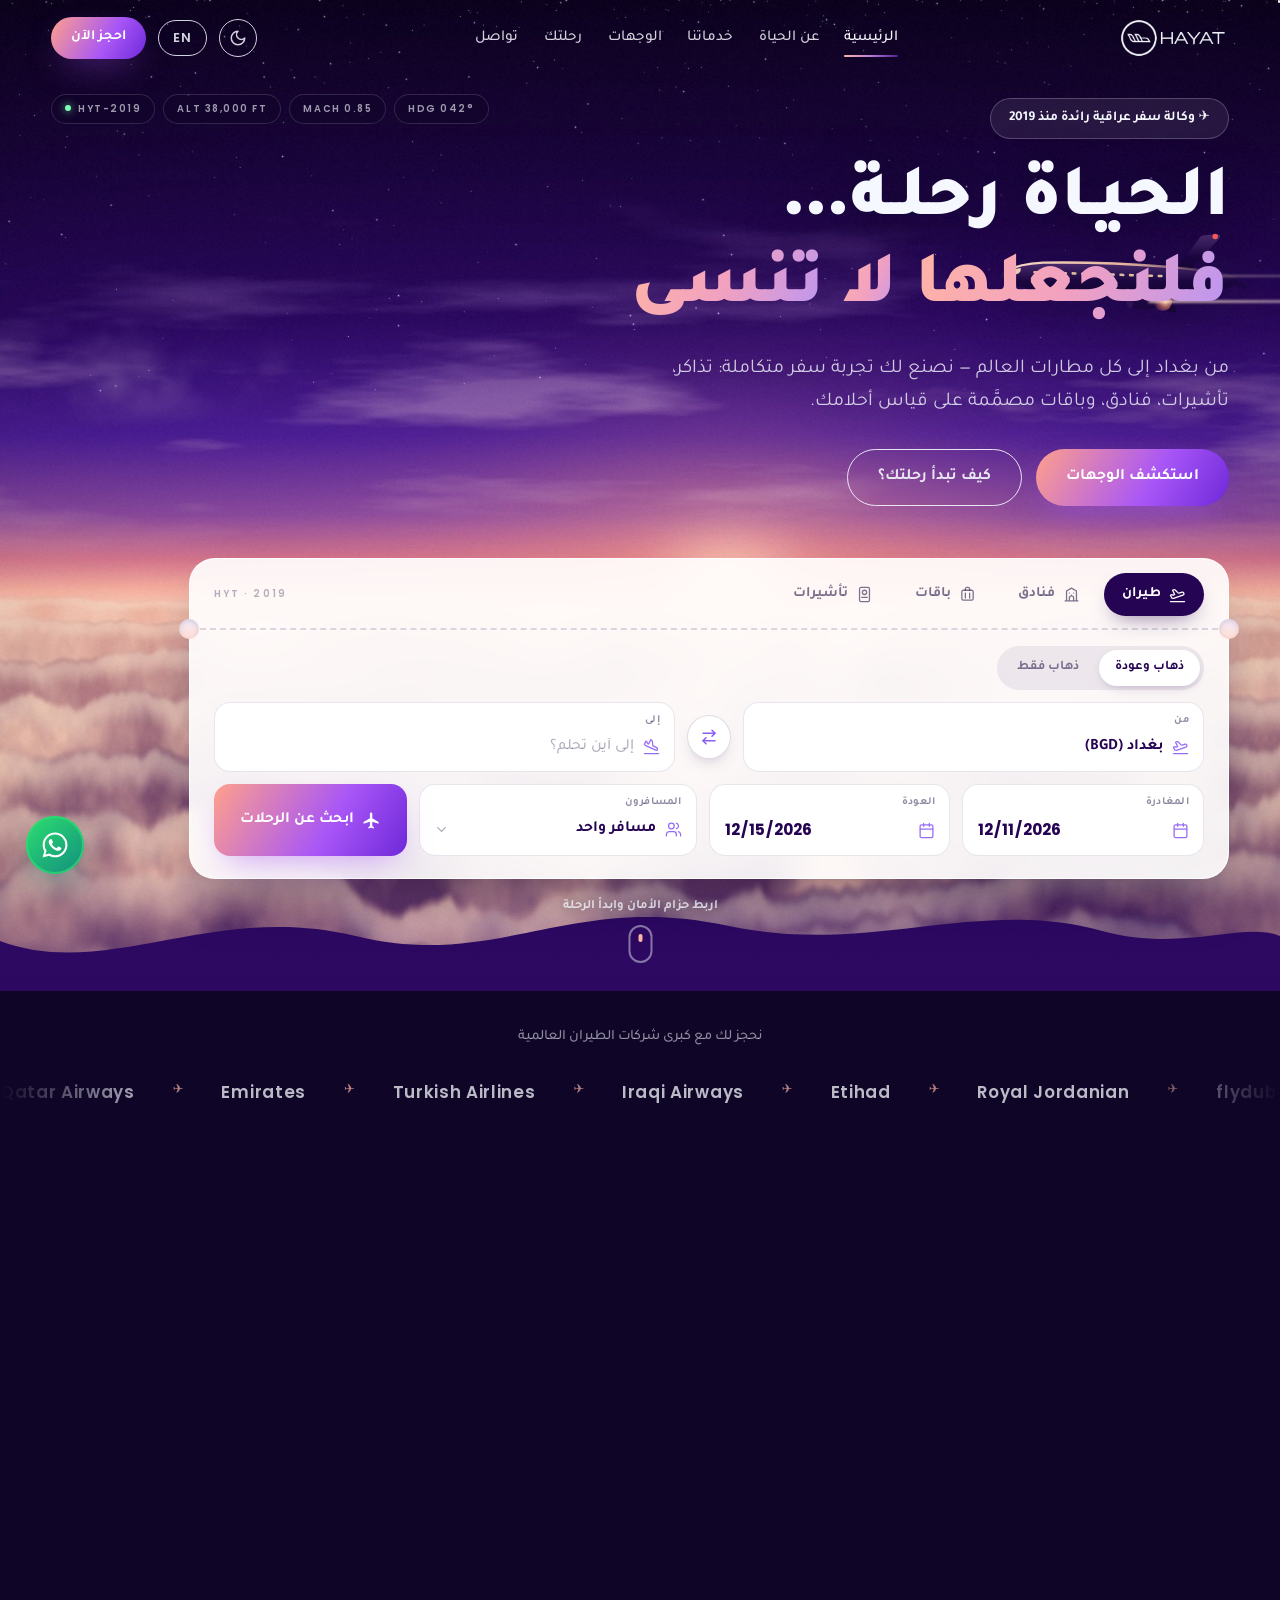
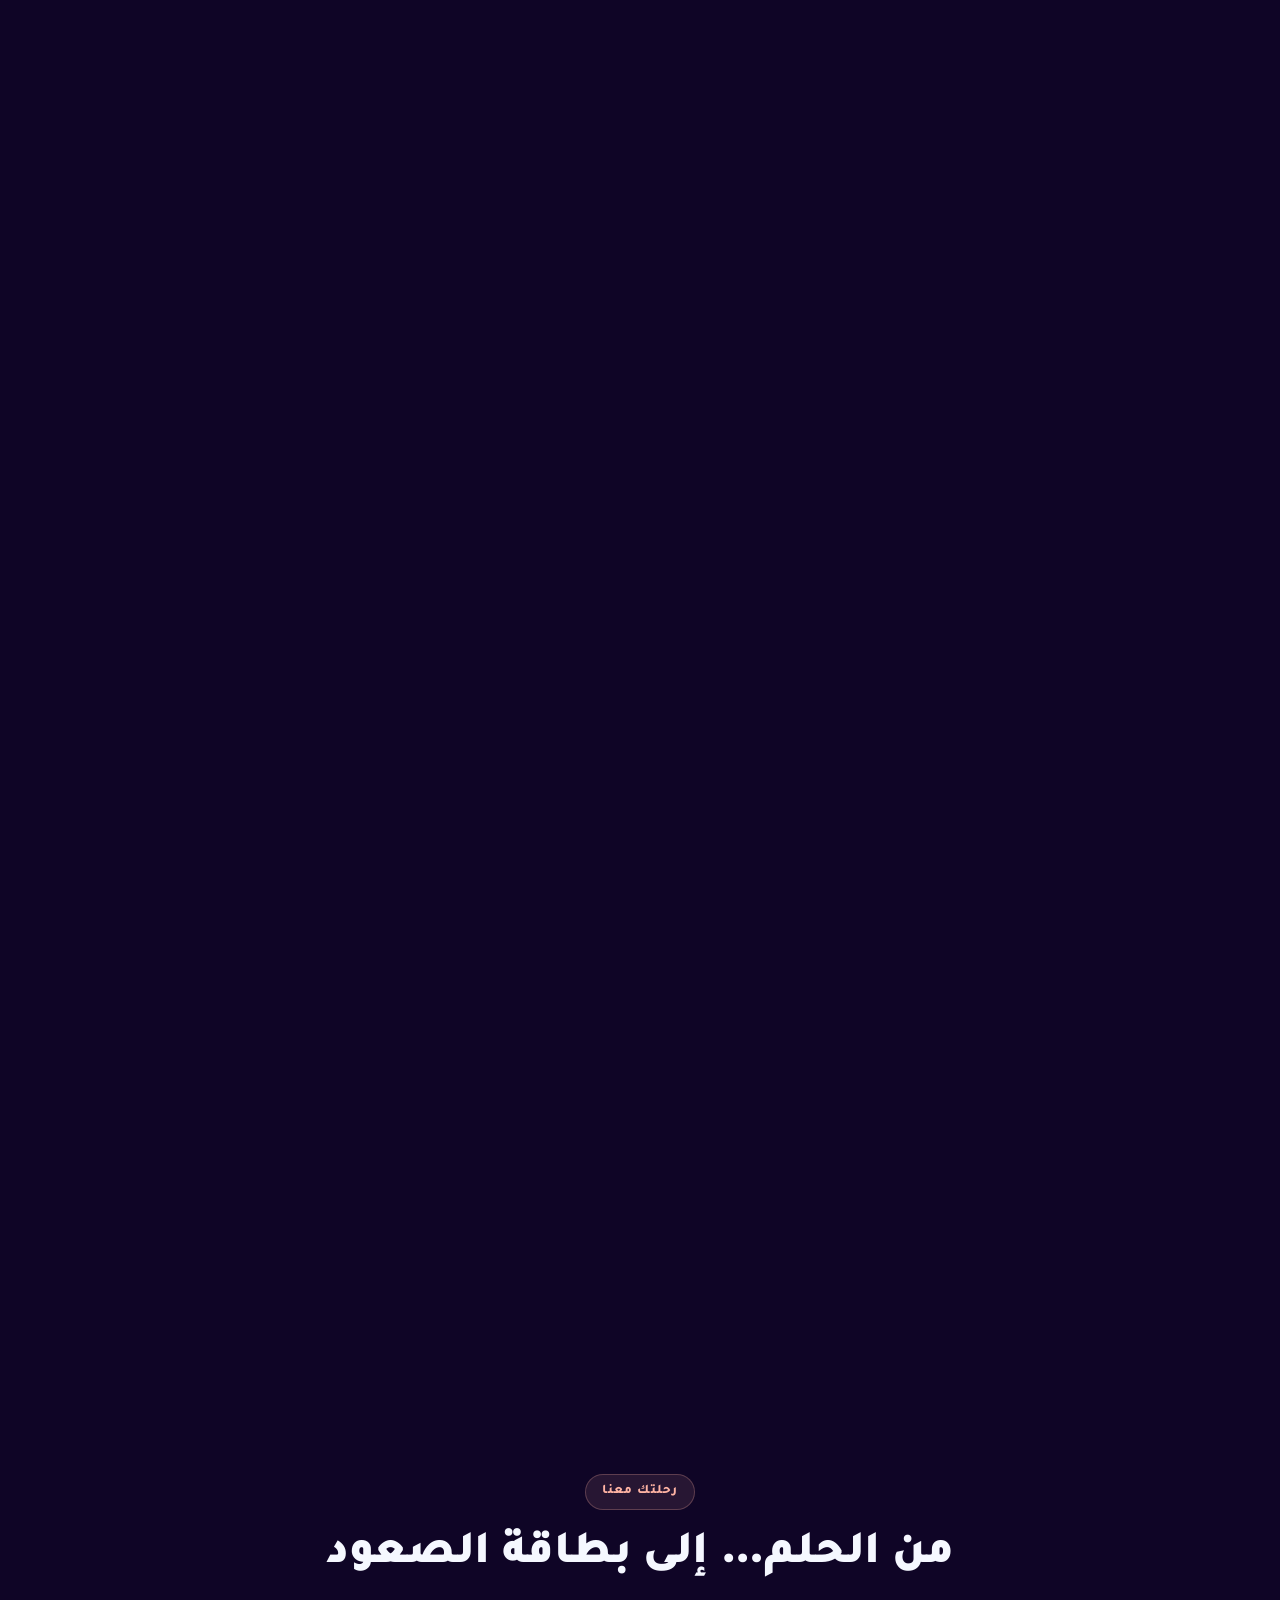
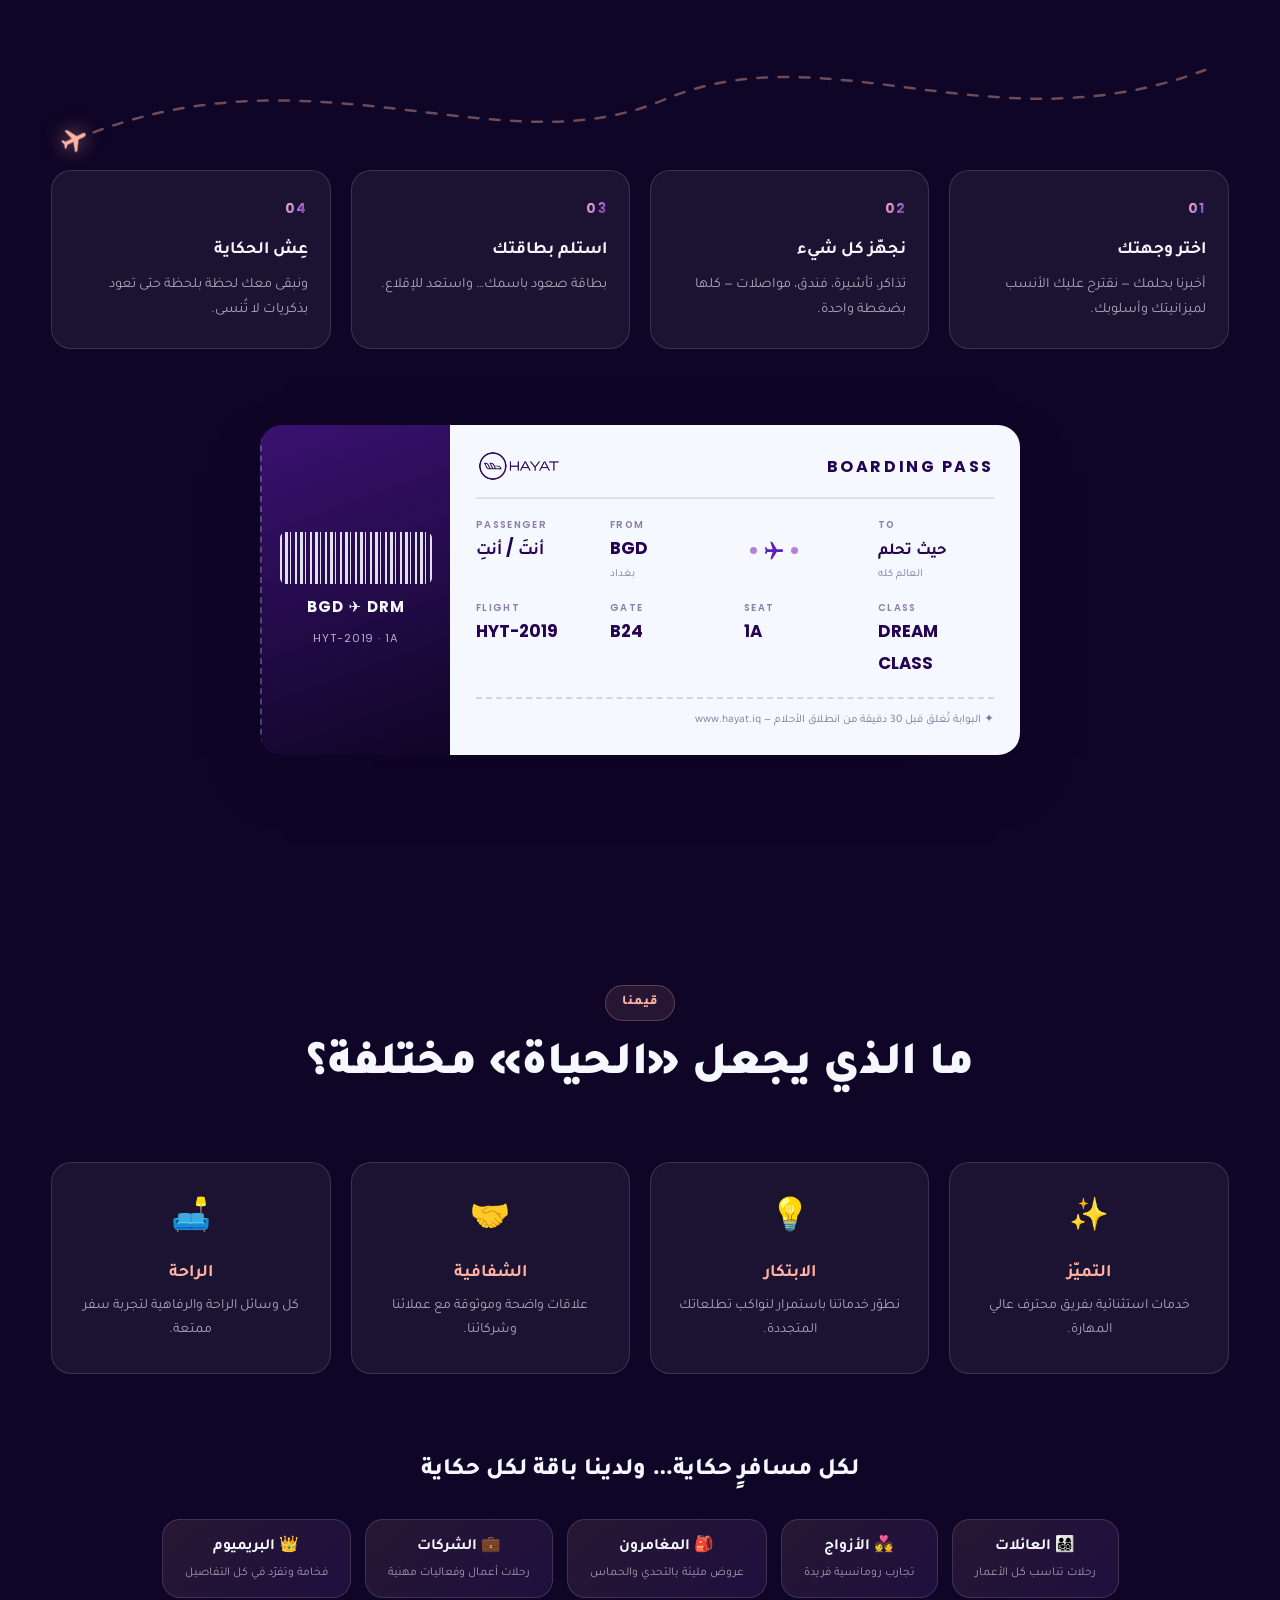
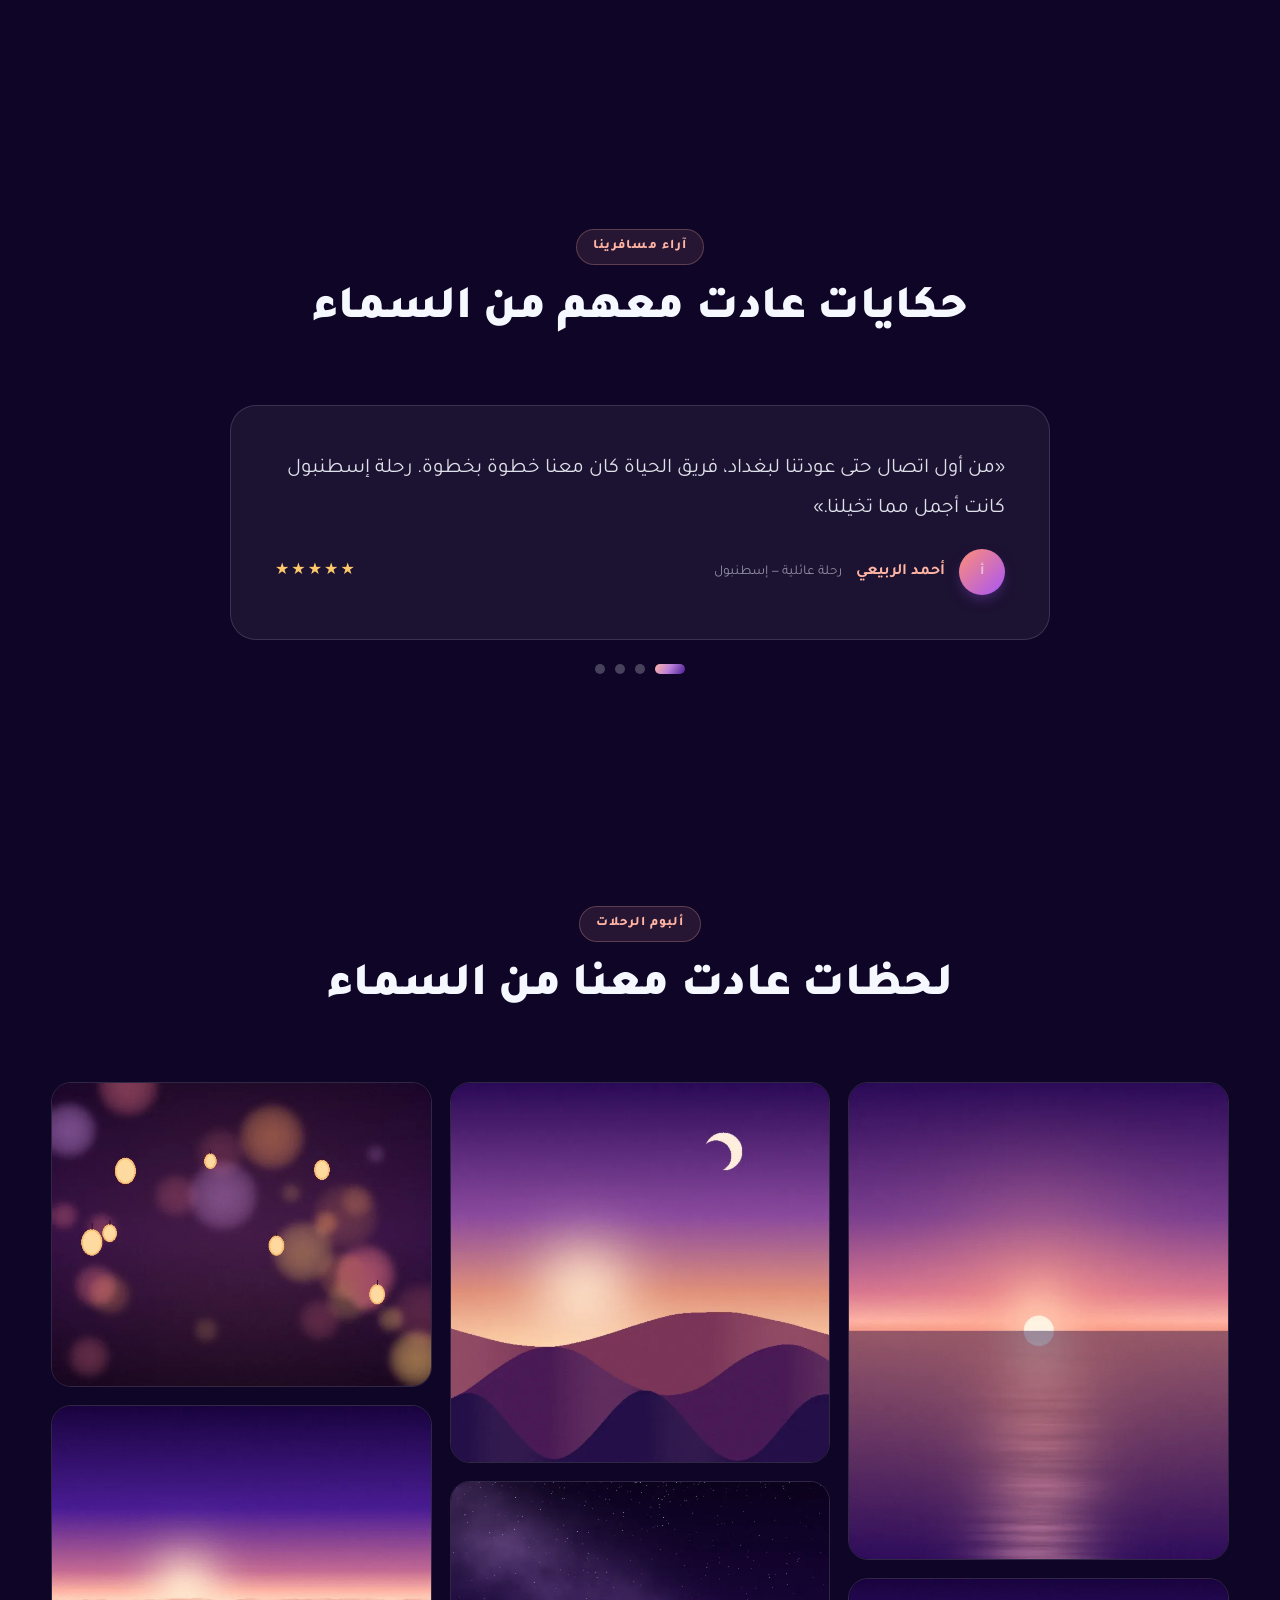
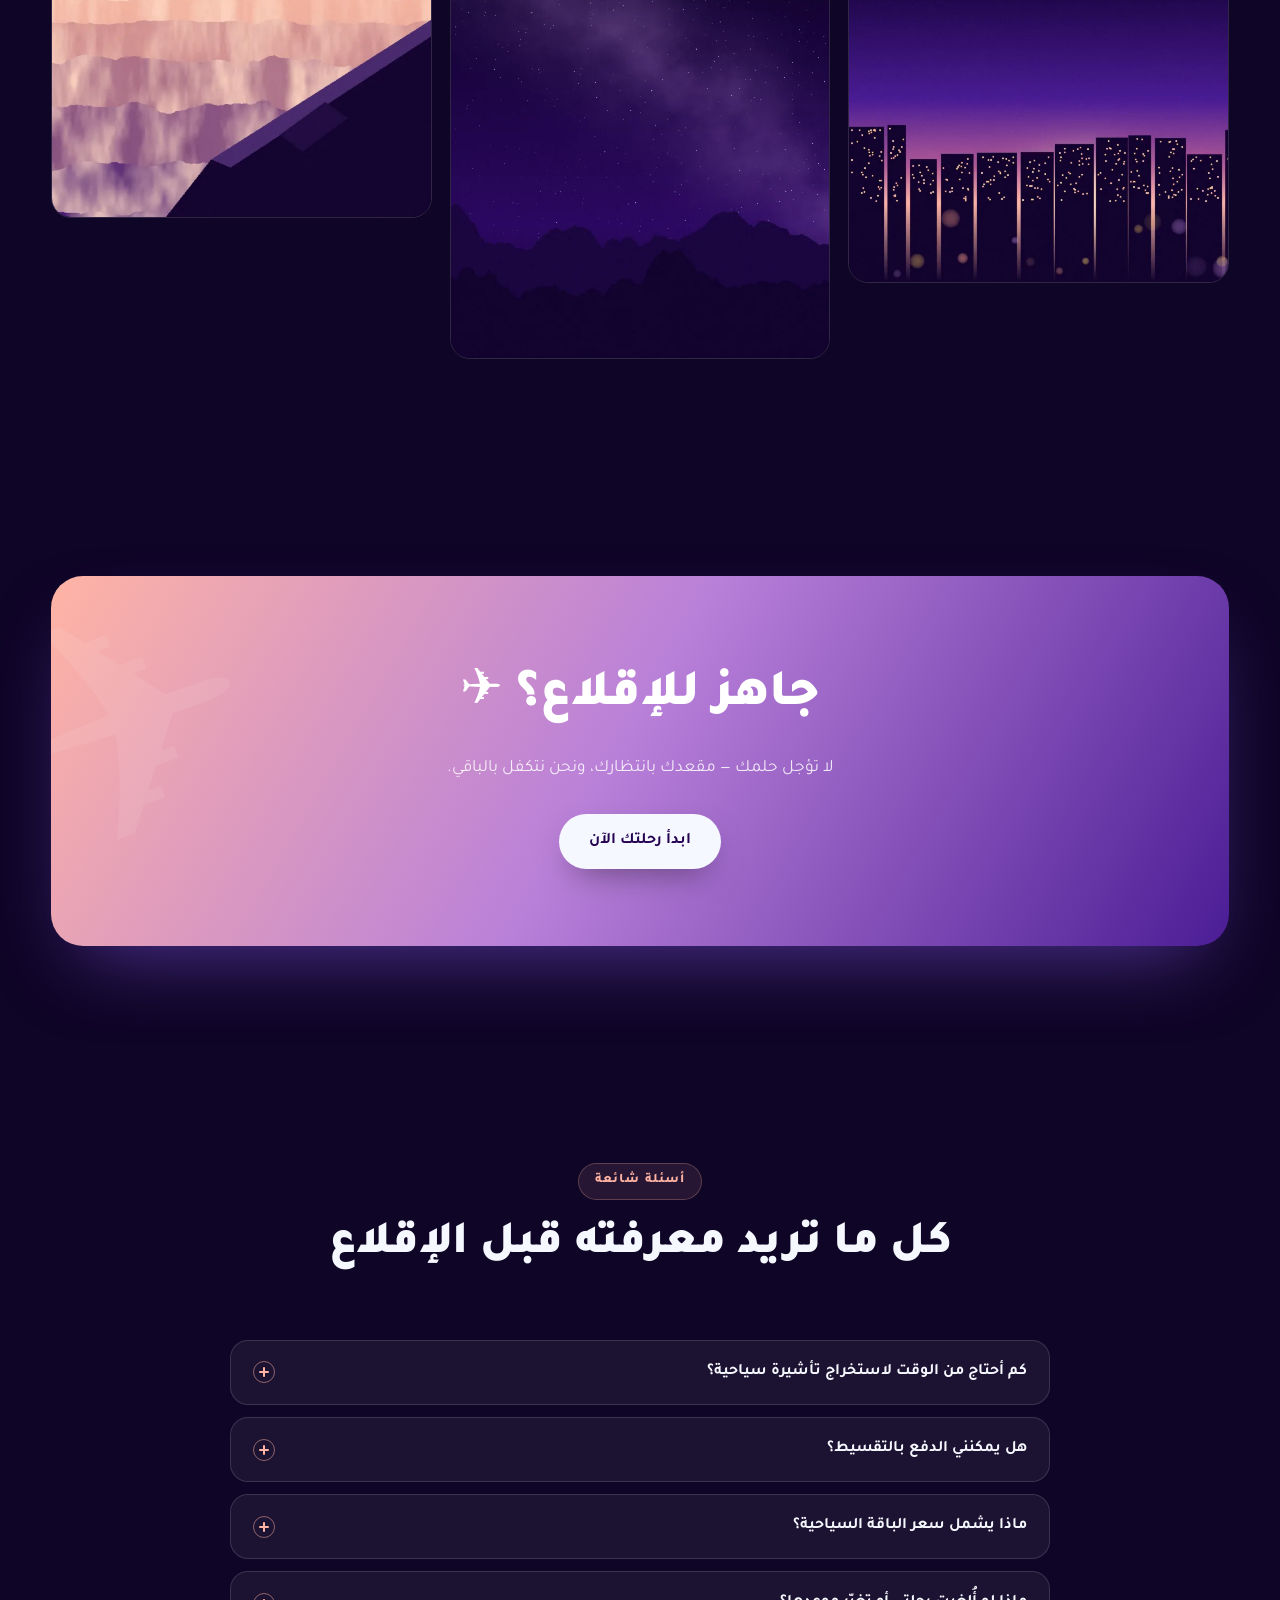
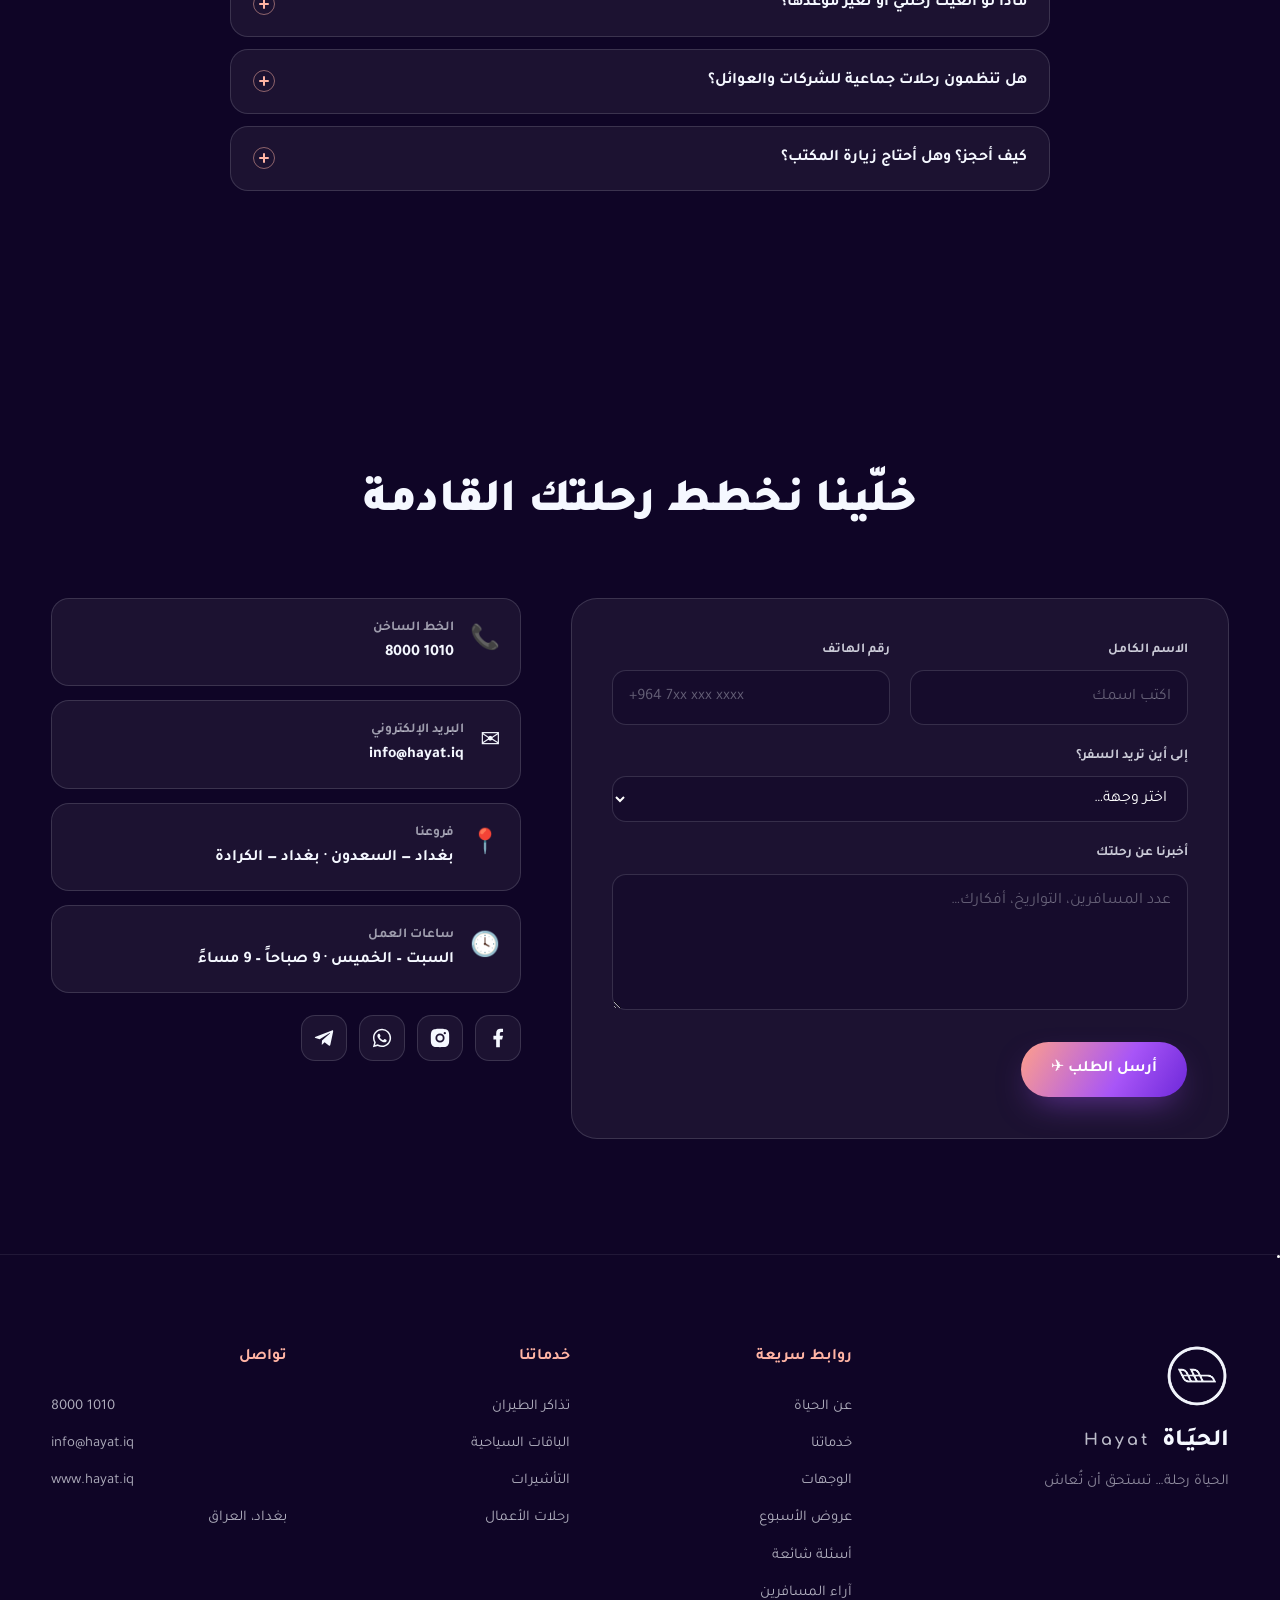
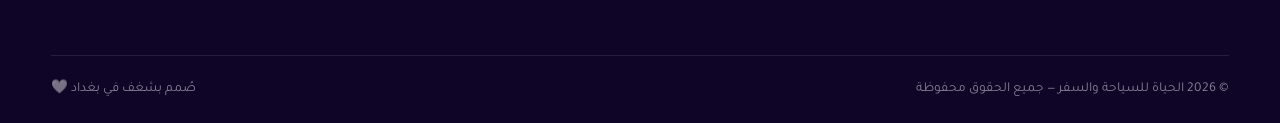
<file: index.html>
<!DOCTYPE html>
<html lang="ar" dir="rtl">
<head>
<meta charset="UTF-8">
<meta name="viewport" content="width=device-width, initial-scale=1.0">
<title>الحيَـاة | Hayat Travel &amp; Tourism — رحلتك تبدأ من هنا</title>
<meta name="description" content="الحياة للسياحة والسفر — وكالة سفر عراقية رائدة منذ 2019. تذاكر طيران، باقات سياحية، فنادق، تأشيرات، وتجارب سفر لا تُنسى.">
<meta property="og:title" content="الحيَـاة | Hayat Travel &amp; Tourism">
<meta property="og:description" content="الحياة رحلة… تستحق أن تُعاش. وكالة سفر عراقية رائدة منذ 2019.">
<meta property="og:type" content="website">
<meta property="og:url" content="https://www.hayat.iq/">
<meta property="og:image" content="https://www.hayat.iq/imgs/og-image.jpg">
<meta property="og:image:width" content="1200">
<meta property="og:image:height" content="630">
<meta property="og:locale" content="ar_IQ">
<meta name="twitter:card" content="summary_large_image">
<meta name="twitter:title" content="الحيَـاة | Hayat Travel &amp; Tourism">
<meta name="twitter:description" content="الحياة رحلة… تستحق أن تُعاش. وكالة سفر عراقية رائدة منذ 2019.">
<meta name="twitter:image" content="https://www.hayat.iq/imgs/og-image.jpg">
<meta name="theme-color" content="#250353">
<link rel="canonical" href="https://www.hayat.iq/">
<link rel="manifest" href="manifest.json">
<link rel="icon" type="image/png" href="imgs/ico-logo.png">
<link rel="apple-touch-icon" href="imgs/icon-192.png">
<script type="application/ld+json">
{
  "@context": "https://schema.org",
  "@type": "TravelAgency",
  "name": "Hayat Travel & Tourism | الحياة للسياحة والسفر",
  "url": "https://www.hayat.iq/",
  "logo": "https://www.hayat.iq/imgs/ico-logo.png",
  "image": "https://www.hayat.iq/imgs/og-image.jpg",
  "slogan": "الحياة رحلة… تستحق أن تُعاش",
  "foundingDate": "2019",
  "telephone": "+964-800-01010",
  "email": "info@hayat.iq",
  "address": {
    "@type": "PostalAddress",
    "streetAddress": "شارع السعدون",
    "addressLocality": "بغداد",
    "addressCountry": "IQ"
  },
  "openingHours": "Sa-Th 09:00-21:00",
  "sameAs": [
    "https://facebook.com/hayat.iq",
    "https://instagram.com/hayat.iq",
    "https://t.me/hayat_iq"
  ]
}
</script>
<script type="application/ld+json">
{
  "@context": "https://schema.org",
  "@type": "FAQPage",
  "mainEntity": [
    {"@type": "Question", "name": "كم أحتاج من الوقت لاستخراج تأشيرة سياحية؟", "acceptedAnswer": {"@type": "Answer", "text": "يختلف حسب الوجهة: تركيا والإمارات عادة 3–7 أيام عمل، دول الشنغن 2–4 أسابيع، وبريطانيا وأمريكا قد تستغرق أطول. نراجع أوراقك مجاناً قبل التقديم."}},
    {"@type": "Question", "name": "هل يمكنني الدفع بالتقسيط؟", "acceptedAnswer": {"@type": "Answer", "text": "نعم، خطط دفع مرنة على دفعتين أو ثلاث للباقات المختارة مع إمكانية الحجز بعربون بسيط."}},
    {"@type": "Question", "name": "ماذا يشمل سعر الباقة السياحية؟", "acceptedAnswer": {"@type": "Answer", "text": "الطيران ذهاباً وإياباً، الإقامة، التنقلات من وإلى المطار، والجولات المذكورة في البرنامج — بدون رسوم خفية."}},
    {"@type": "Question", "name": "ماذا لو أُلغيت رحلتي أو تغيّر موعدها؟", "acceptedAnswer": {"@type": "Answer", "text": "فريقنا يتابع حجزك على مدار الساعة: نتواصل مع شركة الطيران فوراً ونعيد الجدولة أو نؤمّن بديلاً مناسباً."}},
    {"@type": "Question", "name": "هل تنظمون رحلات جماعية للشركات والعوائل؟", "acceptedAnswer": {"@type": "Answer", "text": "نعم، من مؤتمرات الشركات إلى رحلات العوائل والمجاميع الطلابية ببرامج كاملة وأسعار جماعية خاصة."}},
    {"@type": "Question", "name": "كيف أحجز؟ وهل أحتاج زيارة المكتب؟", "acceptedAnswer": {"@type": "Answer", "text": "احجز عبر واتساب أو الخط الساخن 8000 1010 أو نموذج الموقع وأرسل مستنداتك إلكترونياً، أو زر فروعنا في السعدون والكرادة."}}
  ]
}
</script>
<link rel="preconnect" href="https://fonts.googleapis.com">
<link rel="preconnect" href="https://fonts.gstatic.com" crossorigin>
<link href="https://fonts.googleapis.com/css2?family=Tajawal:wght@300;400;500;700;800;900&family=Poppins:wght@300;400;500;600;700&family=Comfortaa:wght@400;600;700&display=swap" rel="stylesheet">
<link rel="stylesheet" href="css/style.css?v=3">
</head>
<body>

<!-- ══════════ PRELOADER : بوابة الصعود ══════════ -->
<div id="preloader" aria-hidden="true">
  <div class="preloader-panel top"></div>
  <div class="preloader-panel bottom"></div>
  <div class="preloader-core">
    <img class="pre-ico" src="imgs/ico-dark.png" alt="Hayat">
    <p class="pre-word"><span data-ar="الحيَـاة" data-en="Hayat">الحيَـاة</span></p>
    <p class="pre-tag" data-ar="جارٍ تجهيز بوابة الصعود…" data-en="Preparing your boarding gate…">جارٍ تجهيز بوابة الصعود…</p>
    <div class="pre-bar"><span></span></div>
  </div>
</div>

<!-- ══════════ SKY LAYERS : رحلة الألوان ══════════ -->
<div class="sky" aria-hidden="true">
  <div class="sky-layer sky-dawn"></div>
  <div class="sky-layer sky-dusk"></div>
  <div class="sky-layer sky-night"></div>
  <canvas id="stars"></canvas>
  <div class="glow glow-a"></div>
  <div class="glow glow-b"></div>
</div>

<!-- ══════════ FLIGHT PROGRESS RAIL ══════════ -->
<aside class="flight-rail" aria-hidden="true">
  <span class="rail-code">BGD</span>
  <div class="rail-track">
    <svg class="rail-plane" viewBox="0 0 24 24"><path fill="currentColor" d="M21 16v-2l-8-5V3.5A1.5 1.5 0 0 0 11.5 2A1.5 1.5 0 0 0 10 3.5V9l-8 5v2l8-2.5V19l-2 1.5V22l3.5-1l3.5 1v-1.5L13 19v-5.5z"/></svg>
  </div>
  <span class="rail-code rail-code-end">✦</span>
</aside>

<!-- ══════════ NAVBAR ══════════ -->
<header class="nav" id="navbar">
  <div class="container nav-inner">
    <a href="#hero" class="brand" aria-label="Hayat — الحياة">
      <img class="brand-logo brand-logo-onlight" src="imgs/text-light.png" alt="Hayat الحياة">
      <img class="brand-logo brand-logo-ondark" src="imgs/text-dark.png" alt="" aria-hidden="true">
    </a>
    <nav class="nav-links" aria-label="التنقل الرئيسي">
      <a href="#hero" class="nav-link is-active" data-ar="الرئيسية" data-en="Home">الرئيسية</a>
      <a href="#about" class="nav-link" data-ar="عن الحياة" data-en="About">عن الحياة</a>
      <a href="#services" class="nav-link" data-ar="خدماتنا" data-en="Services">خدماتنا</a>
      <a href="#destinations" class="nav-link" data-ar="الوجهات" data-en="Destinations">الوجهات</a>
      <a href="#journey" class="nav-link" data-ar="رحلتك" data-en="Your Journey">رحلتك</a>
      <a href="#contact" class="nav-link" data-ar="تواصل" data-en="Contact">تواصل</a>
    </nav>
    <div class="nav-actions">
      <button class="theme-btn" id="themeBtn" aria-label="التبديل بين الوضع النهاري والليلي">
        <svg class="ico-moon" viewBox="0 0 24 24" fill="none" stroke="currentColor" stroke-width="2" stroke-linecap="round" stroke-linejoin="round" aria-hidden="true"><path d="M12 3a6 6 0 0 0 9 9a9 9 0 1 1-9-9Z"/></svg>
        <svg class="ico-sun" viewBox="0 0 24 24" fill="none" stroke="currentColor" stroke-width="2" stroke-linecap="round" stroke-linejoin="round" aria-hidden="true"><circle cx="12" cy="12" r="4"/><path d="M12 2v2m0 16v2M4.9 4.9l1.4 1.4m11.4 11.4 1.4 1.4M2 12h2m16 0h2M4.9 19.1l1.4-1.4M17.7 6.3l1.4-1.4"/></svg>
      </button>
      <button class="lang-btn" id="langBtn" aria-label="Switch language">EN</button>
      <a href="#contact" class="btn btn-primary btn-sm" data-ar="احجز الآن" data-en="Book Now">احجز الآن</a>
      <button class="burger" id="burger" aria-label="القائمة" aria-expanded="false">
        <span></span><span></span><span></span>
      </button>
    </div>
  </div>
</header>

<!-- ══════════ MOBILE MENU ══════════ -->
<div class="mobile-menu" id="mobileMenu">
  <img class="mm-logo" src="imgs/ico-dark.png" alt="">
  <nav aria-label="قائمة الجوال">
    <a href="#hero" class="mm-link" data-ar="الرئيسية" data-en="Home">الرئيسية</a>
    <a href="#about" class="mm-link" data-ar="عن الحياة" data-en="About">عن الحياة</a>
    <a href="#services" class="mm-link" data-ar="خدماتنا" data-en="Services">خدماتنا</a>
    <a href="#destinations" class="mm-link" data-ar="الوجهات" data-en="Destinations">الوجهات</a>
    <a href="#journey" class="mm-link" data-ar="رحلتك" data-en="Your Journey">رحلتك</a>
    <a href="#contact" class="mm-link" data-ar="تواصل" data-en="Contact">تواصل</a>
  </nav>
  <a href="#contact" class="btn btn-primary mm-cta" data-ar="✈ احجز رحلتك الآن" data-en="✈ Book Your Trip">✈ احجز رحلتك الآن</a>
  <div class="mm-clouds" aria-hidden="true"></div>
</div>

<main>

<!-- ══════════ HERO : الستراتوسفير عند الفجر ══════════ -->
<section class="hero" id="hero" data-sky="dusk">
  <!-- photographic stratosphere backdrop -->
  <div class="hero-bg" aria-hidden="true">
    <div class="hero-stars"></div>
    <img class="drift-cloud dc-a" src="imgs/cloud-a.webp" alt="" loading="eager">
    <img class="drift-cloud dc-b" src="imgs/cloud-b.webp" alt="" loading="eager">

    <!-- airliner silhouette crossing the dawn -->
    <div class="hero-jet">
      <div class="jet-inner">
        <span class="trail trail-a"></span>
        <span class="trail trail-b"></span>
        <svg class="jet-svg" viewBox="0 0 280 90">
          <defs>
            <linearGradient id="jetBody" x1="0" y1="0" x2="0" y2="1">
              <stop offset="0" stop-color="#4A2A6E"/>
              <stop offset=".55" stop-color="#1B0640"/>
              <stop offset="1" stop-color="#12032E"/>
            </linearGradient>
            <linearGradient id="jetRim" x1="0" y1="0" x2="1" y2="0">
              <stop offset="0" stop-color="#FFC9A8" stop-opacity="0"/>
              <stop offset=".45" stop-color="#FFC9A8" stop-opacity=".9"/>
              <stop offset="1" stop-color="#FFE4CE" stop-opacity=".95"/>
            </linearGradient>
            <radialGradient id="jetExhaust" cx=".35" cy=".5" r=".65">
              <stop offset="0" stop-color="#FFD9A8" stop-opacity=".95"/>
              <stop offset=".5" stop-color="#FF8E76" stop-opacity=".55"/>
              <stop offset="1" stop-color="#FF8E76" stop-opacity="0"/>
            </radialGradient>
          </defs>
          <!-- tailplane -->
          <path d="M74 47 L34 57 Q30 58 33 54 L62 44 Z" fill="#1B0640"/>
          <!-- tail fin, swept back -->
          <path d="M90 44 L58 10 Q55 6 62 6 L72 7 Q76 7 78 11 L102 43 Z" fill="url(#jetBody)"/>
          <circle class="beacon" cx="62" cy="8" r="2.6" fill="#FF5A5A"/>
          <!-- fuselage -->
          <path d="M42 48 Q44 44 56 42 L106 37 Q170 32 226 33 Q252 34 264 42 Q268 45 264 49 Q252 57 220 60 L98 64 Q58 63 44 54 Q40 51 42 48 Z" fill="url(#jetBody)"/>
          <!-- top rim light -->
          <path d="M56 42 L106 37 Q170 32 226 33 Q248 34 261 41" fill="none" stroke="url(#jetRim)" stroke-width="2.2" stroke-linecap="round"/>
          <!-- cockpit glass -->
          <path d="M247 38 Q256 39 261 43 L251 44 Q246 42 247 38 Z" fill="#FFE0C4" opacity=".9"/>
          <!-- lit cabin windows -->
          <line class="jet-windows" x1="104" y1="46" x2="236" y2="42" stroke="#FFD9A8" stroke-width="2.4" stroke-linecap="round" stroke-dasharray="2.6 6.5" opacity=".85"/>
          <!-- wing, swept toward viewer -->
          <path d="M162 58 L104 80 Q97 82 100 75 L138 54 Z" fill="#160535"/>
          <!-- engine nacelle + glowing exhaust -->
          <ellipse cx="128" cy="70" rx="17" ry="7.5" fill="#1B0640"/>
          <ellipse cx="143" cy="70" rx="3.4" ry="6" fill="#2E1157"/>
          <circle class="eng-glow" cx="112" cy="70" r="9" fill="url(#jetExhaust)"/>
        </svg>
      </div>
    </div>
  </div>

  <!-- futuristic flight-deck readout -->
  <div class="hud" aria-hidden="true" dir="ltr">
    <span class="hud-live">HYT-2019</span>
    <span>ALT 38,000 FT</span>
    <span>MACH 0.85</span>
    <span>HDG 042°</span>
  </div>

  <div class="container hero-inner">
    <div class="hero-copy">
      <span class="badge reveal" data-ar="✈ وكالة سفر عراقية رائدة منذ 2019" data-en="✈ Iraq's pioneering travel agency since 2019">✈ وكالة سفر عراقية رائدة منذ 2019</span>
      <h1 class="hero-title">
        <span class="line reveal d1" data-ar="الحيـاة رحلـة…" data-en="Life is a journey…">الحيـاة رحلـة…</span>
        <span class="line grad-text reveal d2" data-ar="فلنجعلها لا تُنسى" data-en="let's make it unforgettable">فلنجعلها لا تُنسى</span>
      </h1>
      <p class="hero-sub reveal d3" data-ar="من بغداد إلى كل مطارات العالم — نصنع لك تجربة سفر متكاملة: تذاكر، تأشيرات، فنادق، وباقات مصمَّمة على قياس أحلامك." data-en="From Baghdad to every airport on earth — a complete travel experience: flights, visas, hotels, and packages tailored to your dreams.">من بغداد إلى كل مطارات العالم — نصنع لك تجربة سفر متكاملة: تذاكر، تأشيرات، فنادق، وباقات مصمَّمة على قياس أحلامك.</p>
      <div class="hero-ctas reveal d4">
        <a href="#destinations" class="btn btn-primary" data-ar="استكشف الوجهات" data-en="Explore Destinations">استكشف الوجهات</a>
        <a href="#journey" class="btn btn-ghost" data-ar="كيف تبدأ رحلتك؟" data-en="How it works">كيف تبدأ رحلتك؟</a>
      </div>
    </div>

    <!-- Search widget : تذكرة البحث -->
    <div class="search-card reveal d5" id="searchCard">

      <div class="search-tabs" role="tablist" aria-label="نوع الحجز">
        <button type="button" class="stab is-active" role="tab" aria-selected="true" data-panel="flights">
          <svg viewBox="0 0 24 24" fill="none" stroke="currentColor" stroke-width="1.8" stroke-linecap="round" stroke-linejoin="round" aria-hidden="true"><path d="M2 22h20"/><path d="M6.36 17.4 4 17l-2-4 1.1-.55a2 2 0 0 1 1.8 0l.17.1a2 2 0 0 0 1.8 0L8 12 5 6l1.4-.7a2 2 0 0 1 2.3.4l3.7 3.7a2 2 0 0 0 1.8.5l4.3-1.1a2.1 2.1 0 0 1 1 4.1Z"/></svg>
          <span data-ar="طيران" data-en="Flights">طيران</span>
        </button>
        <button type="button" class="stab" role="tab" aria-selected="false" tabindex="-1" data-panel="hotels">
          <svg viewBox="0 0 24 24" fill="none" stroke="currentColor" stroke-width="1.8" stroke-linecap="round" stroke-linejoin="round" aria-hidden="true"><path d="M3 21h18M5 21V7l7-4 7 4v14M9 21v-4a3 3 0 0 1 6 0v4M9 10h.01M15 10h.01M12 13h.01"/></svg>
          <span data-ar="فنادق" data-en="Hotels">فنادق</span>
        </button>
        <button type="button" class="stab" role="tab" aria-selected="false" tabindex="-1" data-panel="packages">
          <svg viewBox="0 0 24 24" fill="none" stroke="currentColor" stroke-width="1.8" stroke-linecap="round" stroke-linejoin="round" aria-hidden="true"><path d="M6 20h12a2 2 0 0 0 2-2V8a2 2 0 0 0-2-2H6a2 2 0 0 0-2 2v10a2 2 0 0 0 2 2Z"/><path d="M9 6V4a2 2 0 0 1 2-2h2a2 2 0 0 1 2 2v2"/><path d="M9 10v7M15 10v7"/></svg>
          <span data-ar="باقات" data-en="Packages">باقات</span>
        </button>
        <button type="button" class="stab" role="tab" aria-selected="false" tabindex="-1" data-panel="visas">
          <svg viewBox="0 0 24 24" fill="none" stroke="currentColor" stroke-width="1.8" stroke-linecap="round" stroke-linejoin="round" aria-hidden="true"><rect x="5" y="2" width="14" height="20" rx="2"/><circle cx="12" cy="9" r="3"/><path d="M8 16h8"/></svg>
          <span data-ar="تأشيرات" data-en="Visas">تأشيرات</span>
        </button>
        <span class="tabs-code" aria-hidden="true">HYT · 2019</span>
      </div>

      <div class="ticket-tear" aria-hidden="true"></div>

      <form class="search-form" id="searchForm" novalidate>

        <!-- ✈ FLIGHTS -->
        <div class="spanel is-active" id="panel-flights" role="tabpanel">
          <div class="trip-toggle" role="radiogroup" aria-label="نوع الرحلة">
            <label class="trip-opt"><input type="radio" name="trip" value="round" checked><span data-ar="ذهاب وعودة" data-en="Round trip">ذهاب وعودة</span></label>
            <label class="trip-opt"><input type="radio" name="trip" value="oneway"><span data-ar="ذهاب فقط" data-en="One way">ذهاب فقط</span></label>
          </div>
          <div class="srow srow-route">
            <div class="sfield">
              <label for="ffFrom" data-ar="من" data-en="From">من</label>
              <div class="sctrl">
                <svg viewBox="0 0 24 24" fill="none" stroke="currentColor" stroke-width="1.8" stroke-linecap="round" stroke-linejoin="round" aria-hidden="true"><path d="M2 22h20"/><path d="M6.36 17.4 4 17l-2-4 1.1-.55a2 2 0 0 1 1.8 0l.17.1a2 2 0 0 0 1.8 0L8 12 5 6l1.4-.7a2 2 0 0 1 2.3.4l3.7 3.7a2 2 0 0 0 1.8.5l4.3-1.1a2.1 2.1 0 0 1 1 4.1Z"/></svg>
                <input id="ffFrom" type="text" list="cityList" value="بغداد (BGD)" autocomplete="off" data-ar-ph="مدينة المغادرة" data-en-ph="Departure city" placeholder="مدينة المغادرة">
              </div>
            </div>
            <button type="button" class="swap-btn" id="swapBtn" aria-label="تبديل بين المدينتين">
              <svg viewBox="0 0 24 24" fill="none" stroke="currentColor" stroke-width="2" stroke-linecap="round" stroke-linejoin="round" aria-hidden="true"><path d="m16 3 4 4-4 4"/><path d="M20 7H4"/><path d="m8 21-4-4 4-4"/><path d="M4 17h16"/></svg>
            </button>
            <div class="sfield">
              <label for="ffTo" data-ar="إلى" data-en="To">إلى</label>
              <div class="sctrl">
                <svg viewBox="0 0 24 24" fill="none" stroke="currentColor" stroke-width="1.8" stroke-linecap="round" stroke-linejoin="round" aria-hidden="true"><path d="M2 22h20"/><path d="M3.77 10.77 2 9l2-4.5 1.1.55c.55.28.9.84.9 1.45s.35 1.17.9 1.45L8 8.5l3-6 1.05.53a2 2 0 0 1 1.09 1.52l.72 5.4a2 2 0 0 0 1.09 1.52l4.4 2.2a2.1 2.1 0 0 1-.4 3.87Z"/></svg>
                <input id="ffTo" type="text" list="cityList" data-req autocomplete="off" data-ar-ph="إلى أين تحلم؟" data-en-ph="Where do you dream?" placeholder="إلى أين تحلم؟">
              </div>
            </div>
          </div>
          <div class="srow srow-main">
            <div class="sfield">
              <label for="ffDepart" data-ar="المغادرة" data-en="Departure">المغادرة</label>
              <div class="sctrl">
                <svg viewBox="0 0 24 24" fill="none" stroke="currentColor" stroke-width="1.8" stroke-linecap="round" stroke-linejoin="round" aria-hidden="true"><rect x="3" y="4" width="18" height="18" rx="2"/><path d="M16 2v4M8 2v4M3 10h18"/></svg>
                <input id="ffDepart" type="date" dir="ltr">
              </div>
            </div>
            <div class="sfield" id="ffReturnField">
              <label for="ffReturn" data-ar="العودة" data-en="Return">العودة</label>
              <div class="sctrl">
                <svg viewBox="0 0 24 24" fill="none" stroke="currentColor" stroke-width="1.8" stroke-linecap="round" stroke-linejoin="round" aria-hidden="true"><rect x="3" y="4" width="18" height="18" rx="2"/><path d="M16 2v4M8 2v4M3 10h18"/></svg>
                <input id="ffReturn" type="date" dir="ltr">
              </div>
            </div>
            <div class="sfield">
              <label for="ffPax" data-ar="المسافرون" data-en="Travelers">المسافرون</label>
              <div class="sctrl">
                <svg viewBox="0 0 24 24" fill="none" stroke="currentColor" stroke-width="1.8" stroke-linecap="round" stroke-linejoin="round" aria-hidden="true"><path d="M16 21v-2a4 4 0 0 0-4-4H6a4 4 0 0 0-4 4v2"/><circle cx="9" cy="7" r="4"/><path d="M22 21v-2a4 4 0 0 0-3-3.87M16 3.13a4 4 0 0 1 0 7.75"/></svg>
                <select id="ffPax">
                  <option value="1" data-ar="مسافر واحد" data-en="1 traveler">مسافر واحد</option>
                  <option value="2" data-ar="مسافران" data-en="2 travelers">مسافران</option>
                  <option value="family" data-ar="عائلة (3–5)" data-en="Family (3–5)">عائلة (3–5)</option>
                  <option value="group" data-ar="مجموعة +6" data-en="Group 6+">مجموعة +6</option>
                </select>
                <svg class="chev" viewBox="0 0 24 24" fill="none" stroke="currentColor" stroke-width="2" stroke-linecap="round" stroke-linejoin="round" aria-hidden="true"><path d="m6 9 6 6 6-6"/></svg>
              </div>
            </div>
            <button type="submit" class="btn btn-primary search-btn">
              <svg class="btn-plane" viewBox="0 0 24 24" aria-hidden="true"><path fill="currentColor" d="M21 16v-2l-8-5V3.5A1.5 1.5 0 0 0 11.5 2A1.5 1.5 0 0 0 10 3.5V9l-8 5v2l8-2.5V19l-2 1.5V22l3.5-1l3.5 1v-1.5L13 19v-5.5z"/></svg>
              <span class="spinner" aria-hidden="true"></span>
              <span data-ar="ابحث عن الرحلات" data-en="Search flights">ابحث عن الرحلات</span>
            </button>
          </div>
        </div>

        <!-- 🏨 HOTELS -->
        <div class="spanel" id="panel-hotels" role="tabpanel">
          <div class="srow srow-1">
            <div class="sfield">
              <label for="fhCity" data-ar="الوجهة" data-en="Destination">الوجهة</label>
              <div class="sctrl">
                <svg viewBox="0 0 24 24" fill="none" stroke="currentColor" stroke-width="1.8" stroke-linecap="round" stroke-linejoin="round" aria-hidden="true"><path d="M20 10c0 6-8 12-8 12s-8-6-8-12a8 8 0 0 1 16 0Z"/><circle cx="12" cy="10" r="3"/></svg>
                <input id="fhCity" type="text" list="cityList" data-req autocomplete="off" data-ar-ph="اسم المدينة أو الفندق" data-en-ph="City or hotel name" placeholder="اسم المدينة أو الفندق">
              </div>
            </div>
          </div>
          <div class="srow srow-main">
            <div class="sfield">
              <label for="fhIn" data-ar="تسجيل الوصول" data-en="Check-in">تسجيل الوصول</label>
              <div class="sctrl">
                <svg viewBox="0 0 24 24" fill="none" stroke="currentColor" stroke-width="1.8" stroke-linecap="round" stroke-linejoin="round" aria-hidden="true"><rect x="3" y="4" width="18" height="18" rx="2"/><path d="M16 2v4M8 2v4M3 10h18"/></svg>
                <input id="fhIn" type="date" dir="ltr">
              </div>
            </div>
            <div class="sfield">
              <label for="fhOut" data-ar="المغادرة" data-en="Check-out">المغادرة</label>
              <div class="sctrl">
                <svg viewBox="0 0 24 24" fill="none" stroke="currentColor" stroke-width="1.8" stroke-linecap="round" stroke-linejoin="round" aria-hidden="true"><rect x="3" y="4" width="18" height="18" rx="2"/><path d="M16 2v4M8 2v4M3 10h18"/></svg>
                <input id="fhOut" type="date" dir="ltr">
              </div>
            </div>
            <div class="sfield">
              <label for="fhRooms" data-ar="الغرف والضيوف" data-en="Rooms &amp; guests">الغرف والضيوف</label>
              <div class="sctrl">
                <svg viewBox="0 0 24 24" fill="none" stroke="currentColor" stroke-width="1.8" stroke-linecap="round" stroke-linejoin="round" aria-hidden="true"><path d="M2 20v-8a2 2 0 0 1 2-2h16a2 2 0 0 1 2 2v8"/><path d="M2 17h20"/><path d="M6 10V8m12 2V8"/></svg>
                <select id="fhRooms">
                  <option value="1-2" data-ar="غرفة · بالغان" data-en="1 room · 2 adults">غرفة · بالغان</option>
                  <option value="1-fam" data-ar="غرفة عائلية" data-en="Family room">غرفة عائلية</option>
                  <option value="2" data-ar="غرفتان" data-en="2 rooms">غرفتان</option>
                  <option value="suite" data-ar="جناح فاخر" data-en="Luxury suite">جناح فاخر</option>
                </select>
                <svg class="chev" viewBox="0 0 24 24" fill="none" stroke="currentColor" stroke-width="2" stroke-linecap="round" stroke-linejoin="round" aria-hidden="true"><path d="m6 9 6 6 6-6"/></svg>
              </div>
            </div>
            <button type="submit" class="btn btn-primary search-btn">
              <svg class="btn-plane" viewBox="0 0 24 24" aria-hidden="true"><path fill="currentColor" d="M21 16v-2l-8-5V3.5A1.5 1.5 0 0 0 11.5 2A1.5 1.5 0 0 0 10 3.5V9l-8 5v2l8-2.5V19l-2 1.5V22l3.5-1l3.5 1v-1.5L13 19v-5.5z"/></svg>
              <span class="spinner" aria-hidden="true"></span>
              <span data-ar="ابحث عن الفنادق" data-en="Search hotels">ابحث عن الفنادق</span>
            </button>
          </div>
        </div>

        <!-- 🧳 PACKAGES -->
        <div class="spanel" id="panel-packages" role="tabpanel">
          <div class="srow srow-2">
            <div class="sfield">
              <label for="fpDest" data-ar="الوجهة" data-en="Destination">الوجهة</label>
              <div class="sctrl">
                <svg viewBox="0 0 24 24" fill="none" stroke="currentColor" stroke-width="1.8" stroke-linecap="round" stroke-linejoin="round" aria-hidden="true"><circle cx="12" cy="12" r="9"/><path d="M3.6 9h16.8M3.6 15h16.8"/><path d="M12 3c2.5 2.4 4 5.5 4 9s-1.5 6.6-4 9c-2.5-2.4-4-5.5-4-9s1.5-6.6 4-9Z"/></svg>
                <select id="fpDest" data-req>
                  <option value="" data-ar="اختر وجهتك" data-en="Pick a destination">اختر وجهتك</option>
                  <option value="istanbul" data-ar="إسطنبول — تركيا" data-en="Istanbul — Türkiye">إسطنبول — تركيا</option>
                  <option value="dubai" data-ar="دبي — الإمارات" data-en="Dubai — UAE">دبي — الإمارات</option>
                  <option value="cairo" data-ar="القاهرة — مصر" data-en="Cairo — Egypt">القاهرة — مصر</option>
                  <option value="santorini" data-ar="سانتوريني — اليونان" data-en="Santorini — Greece">سانتوريني — اليونان</option>
                  <option value="tokyo" data-ar="طوكيو — اليابان" data-en="Tokyo — Japan">طوكيو — اليابان</option>
                  <option value="muscat" data-ar="مسقط — عُمان" data-en="Muscat — Oman">مسقط — عُمان</option>
                  <option value="other" data-ar="وجهة أخرى — اقترحوا عليّ" data-en="Somewhere else — surprise me">وجهة أخرى — اقترحوا عليّ</option>
                </select>
                <svg class="chev" viewBox="0 0 24 24" fill="none" stroke="currentColor" stroke-width="2" stroke-linecap="round" stroke-linejoin="round" aria-hidden="true"><path d="m6 9 6 6 6-6"/></svg>
              </div>
            </div>
            <div class="sfield">
              <label for="fpType" data-ar="نوع الباقة" data-en="Package type">نوع الباقة</label>
              <div class="sctrl">
                <svg viewBox="0 0 24 24" fill="none" stroke="currentColor" stroke-width="1.8" stroke-linecap="round" stroke-linejoin="round" aria-hidden="true"><path d="m12 2 2.9 6 6.6.9-4.8 4.6 1.2 6.5L12 17l-5.9 3 1.2-6.5L2.5 8.9 9.1 8Z"/></svg>
                <select id="fpType">
                  <option value="family" data-ar="عائلية" data-en="Family">عائلية</option>
                  <option value="honeymoon" data-ar="شهر عسل" data-en="Honeymoon">شهر عسل</option>
                  <option value="adventure" data-ar="مغامرة" data-en="Adventure">مغامرة</option>
                  <option value="luxury" data-ar="فاخرة" data-en="Luxury">فاخرة</option>
                  <option value="budget" data-ar="اقتصادية" data-en="Budget-friendly">اقتصادية</option>
                </select>
                <svg class="chev" viewBox="0 0 24 24" fill="none" stroke="currentColor" stroke-width="2" stroke-linecap="round" stroke-linejoin="round" aria-hidden="true"><path d="m6 9 6 6 6-6"/></svg>
              </div>
            </div>
          </div>
          <div class="srow srow-main">
            <div class="sfield">
              <label for="fpWhen" data-ar="متى تسافر؟" data-en="When?">متى تسافر؟</label>
              <div class="sctrl">
                <svg viewBox="0 0 24 24" fill="none" stroke="currentColor" stroke-width="1.8" stroke-linecap="round" stroke-linejoin="round" aria-hidden="true"><rect x="3" y="4" width="18" height="18" rx="2"/><path d="M16 2v4M8 2v4M3 10h18"/></svg>
                <select id="fpWhen">
                  <option value="next" data-ar="الشهر القادم" data-en="Next month">الشهر القادم</option>
                  <option value="3m" data-ar="خلال ٣ أشهر" data-en="Within 3 months">خلال ٣ أشهر</option>
                  <option value="summer" data-ar="عطلة الصيف" data-en="Summer break">عطلة الصيف</option>
                  <option value="winter" data-ar="عطلة الشتاء" data-en="Winter break">عطلة الشتاء</option>
                  <option value="flex" data-ar="مرن — لم أحدد" data-en="Flexible">مرن — لم أحدد</option>
                </select>
                <svg class="chev" viewBox="0 0 24 24" fill="none" stroke="currentColor" stroke-width="2" stroke-linecap="round" stroke-linejoin="round" aria-hidden="true"><path d="m6 9 6 6 6-6"/></svg>
              </div>
            </div>
            <div class="sfield">
              <label for="fpDays" data-ar="المدة" data-en="Duration">المدة</label>
              <div class="sctrl">
                <svg viewBox="0 0 24 24" fill="none" stroke="currentColor" stroke-width="1.8" stroke-linecap="round" stroke-linejoin="round" aria-hidden="true"><circle cx="12" cy="12" r="9"/><path d="M12 7v5l3 2"/></svg>
                <select id="fpDays">
                  <option value="3-5" data-ar="٣–٥ أيام" data-en="3–5 days">٣–٥ أيام</option>
                  <option value="7" data-ar="أسبوع" data-en="One week">أسبوع</option>
                  <option value="10" data-ar="١٠ أيام" data-en="10 days">١٠ أيام</option>
                  <option value="14+" data-ar="أسبوعان أو أكثر" data-en="2+ weeks">أسبوعان أو أكثر</option>
                </select>
                <svg class="chev" viewBox="0 0 24 24" fill="none" stroke="currentColor" stroke-width="2" stroke-linecap="round" stroke-linejoin="round" aria-hidden="true"><path d="m6 9 6 6 6-6"/></svg>
              </div>
            </div>
            <div class="sfield">
              <label for="fpPax" data-ar="المسافرون" data-en="Travelers">المسافرون</label>
              <div class="sctrl">
                <svg viewBox="0 0 24 24" fill="none" stroke="currentColor" stroke-width="1.8" stroke-linecap="round" stroke-linejoin="round" aria-hidden="true"><path d="M16 21v-2a4 4 0 0 0-4-4H6a4 4 0 0 0-4 4v2"/><circle cx="9" cy="7" r="4"/><path d="M22 21v-2a4 4 0 0 0-3-3.87M16 3.13a4 4 0 0 1 0 7.75"/></svg>
                <select id="fpPax">
                  <option value="2" data-ar="شخصان" data-en="2 travelers">شخصان</option>
                  <option value="family" data-ar="عائلة (3–5)" data-en="Family (3–5)">عائلة (3–5)</option>
                  <option value="group" data-ar="مجموعة +6" data-en="Group 6+">مجموعة +6</option>
                  <option value="1" data-ar="مسافر واحد" data-en="Solo traveler">مسافر واحد</option>
                </select>
                <svg class="chev" viewBox="0 0 24 24" fill="none" stroke="currentColor" stroke-width="2" stroke-linecap="round" stroke-linejoin="round" aria-hidden="true"><path d="m6 9 6 6 6-6"/></svg>
              </div>
            </div>
            <button type="submit" class="btn btn-primary search-btn">
              <svg class="btn-plane" viewBox="0 0 24 24" aria-hidden="true"><path fill="currentColor" d="M21 16v-2l-8-5V3.5A1.5 1.5 0 0 0 11.5 2A1.5 1.5 0 0 0 10 3.5V9l-8 5v2l8-2.5V19l-2 1.5V22l3.5-1l3.5 1v-1.5L13 19v-5.5z"/></svg>
              <span class="spinner" aria-hidden="true"></span>
              <span data-ar="استكشف الباقات" data-en="Explore packages">استكشف الباقات</span>
            </button>
          </div>
        </div>

        <!-- 🛂 VISAS -->
        <div class="spanel" id="panel-visas" role="tabpanel">
          <div class="srow srow-2">
            <div class="sfield">
              <label for="fvCountry" data-ar="الدولة" data-en="Country">الدولة</label>
              <div class="sctrl">
                <svg viewBox="0 0 24 24" fill="none" stroke="currentColor" stroke-width="1.8" stroke-linecap="round" stroke-linejoin="round" aria-hidden="true"><circle cx="12" cy="12" r="9"/><path d="M3.6 9h16.8M3.6 15h16.8"/><path d="M12 3c2.5 2.4 4 5.5 4 9s-1.5 6.6-4 9c-2.5-2.4-4-5.5-4-9s1.5-6.6 4-9Z"/></svg>
                <select id="fvCountry" data-req>
                  <option value="" data-ar="اختر الدولة" data-en="Pick a country">اختر الدولة</option>
                  <option value="tr" data-ar="تركيا" data-en="Türkiye">تركيا</option>
                  <option value="ae" data-ar="الإمارات" data-en="UAE">الإمارات</option>
                  <option value="eg" data-ar="مصر" data-en="Egypt">مصر</option>
                  <option value="schengen" data-ar="شنغن — أوروبا" data-en="Schengen — Europe">شنغن — أوروبا</option>
                  <option value="uk" data-ar="بريطانيا" data-en="United Kingdom">بريطانيا</option>
                  <option value="us" data-ar="أمريكا" data-en="United States">أمريكا</option>
                  <option value="jp" data-ar="اليابان" data-en="Japan">اليابان</option>
                  <option value="other" data-ar="دولة أخرى" data-en="Another country">دولة أخرى</option>
                </select>
                <svg class="chev" viewBox="0 0 24 24" fill="none" stroke="currentColor" stroke-width="2" stroke-linecap="round" stroke-linejoin="round" aria-hidden="true"><path d="m6 9 6 6 6-6"/></svg>
              </div>
            </div>
            <div class="sfield">
              <label for="fvType" data-ar="نوع التأشيرة" data-en="Visa type">نوع التأشيرة</label>
              <div class="sctrl">
                <svg viewBox="0 0 24 24" fill="none" stroke="currentColor" stroke-width="1.8" stroke-linecap="round" stroke-linejoin="round" aria-hidden="true"><path d="M12 3l8 4v5c0 5-3.4 8.4-8 9c-4.6-.6-8-4-8-9V7l8-4Z"/><path d="m9 12 2 2 4-4"/></svg>
                <select id="fvType">
                  <option value="tourist" data-ar="سياحية" data-en="Tourist">سياحية</option>
                  <option value="business" data-ar="عمل" data-en="Business">عمل</option>
                  <option value="family" data-ar="زيارة عائلية" data-en="Family visit">زيارة عائلية</option>
                  <option value="student" data-ar="دراسية" data-en="Student">دراسية</option>
                </select>
                <svg class="chev" viewBox="0 0 24 24" fill="none" stroke="currentColor" stroke-width="2" stroke-linecap="round" stroke-linejoin="round" aria-hidden="true"><path d="m6 9 6 6 6-6"/></svg>
              </div>
            </div>
          </div>
          <div class="srow srow-2btn">
            <div class="sfield">
              <label for="fvDate" data-ar="تاريخ السفر المتوقع" data-en="Expected travel date">تاريخ السفر المتوقع</label>
              <div class="sctrl">
                <svg viewBox="0 0 24 24" fill="none" stroke="currentColor" stroke-width="1.8" stroke-linecap="round" stroke-linejoin="round" aria-hidden="true"><rect x="3" y="4" width="18" height="18" rx="2"/><path d="M16 2v4M8 2v4M3 10h18"/></svg>
                <input id="fvDate" type="date" dir="ltr">
              </div>
            </div>
            <div class="sfield">
              <label for="fvPax" data-ar="عدد المتقدمين" data-en="Applicants">عدد المتقدمين</label>
              <div class="sctrl">
                <svg viewBox="0 0 24 24" fill="none" stroke="currentColor" stroke-width="1.8" stroke-linecap="round" stroke-linejoin="round" aria-hidden="true"><path d="M16 21v-2a4 4 0 0 0-4-4H6a4 4 0 0 0-4 4v2"/><circle cx="9" cy="7" r="4"/><path d="M22 21v-2a4 4 0 0 0-3-3.87M16 3.13a4 4 0 0 1 0 7.75"/></svg>
                <select id="fvPax">
                  <option value="1" data-ar="شخص واحد" data-en="1 applicant">شخص واحد</option>
                  <option value="2" data-ar="شخصان" data-en="2 applicants">شخصان</option>
                  <option value="3-5" data-ar="٣–٥ أشخاص" data-en="3–5 applicants">٣–٥ أشخاص</option>
                  <option value="6+" data-ar="٦ أو أكثر" data-en="6 or more">٦ أو أكثر</option>
                </select>
                <svg class="chev" viewBox="0 0 24 24" fill="none" stroke="currentColor" stroke-width="2" stroke-linecap="round" stroke-linejoin="round" aria-hidden="true"><path d="m6 9 6 6 6-6"/></svg>
              </div>
            </div>
            <button type="submit" class="btn btn-primary search-btn">
              <svg class="btn-plane" viewBox="0 0 24 24" aria-hidden="true"><path fill="currentColor" d="M21 16v-2l-8-5V3.5A1.5 1.5 0 0 0 11.5 2A1.5 1.5 0 0 0 10 3.5V9l-8 5v2l8-2.5V19l-2 1.5V22l3.5-1l3.5 1v-1.5L13 19v-5.5z"/></svg>
              <span class="spinner" aria-hidden="true"></span>
              <span data-ar="ابدأ الطلب" data-en="Start application">ابدأ الطلب</span>
            </button>
          </div>
        </div>

      </form>

      <datalist id="cityList">
        <option value="بغداد (BGD)"></option>
        <option value="أربيل (EBL)"></option>
        <option value="البصرة (BSR)"></option>
        <option value="النجف (NJF)"></option>
        <option value="دبي (DXB)"></option>
        <option value="إسطنبول (IST)"></option>
        <option value="أنطاليا (AYT)"></option>
        <option value="القاهرة (CAI)"></option>
        <option value="عمّان (AMM)"></option>
        <option value="الدوحة (DOH)"></option>
        <option value="بيروت (BEY)"></option>
        <option value="مسقط (MCT)"></option>
        <option value="طوكيو (NRT)"></option>
        <option value="سانتوريني (JTR)"></option>
      </datalist>
    </div>
  </div>

  <a href="#partners" class="scroll-hint" aria-label="مرر للأسفل">
    <span data-ar="اربط حزام الأمان وابدأ الرحلة" data-en="Fasten your seatbelt &amp; scroll">اربط حزام الأمان وابدأ الرحلة</span>
    <i></i>
  </a>
</section>

<!-- cloud divider -->
<div class="cloud-divider" aria-hidden="true">
  <svg viewBox="0 0 1440 110" preserveAspectRatio="none"><path d="M0,60 C120,100 240,20 400,55 C560,90 640,10 820,45 C980,75 1100,15 1240,50 C1330,72 1400,40 1440,55 L1440,110 L0,110 Z" fill="currentColor"/></svg>
</div>

<!-- ══════════ PARTNERS MARQUEE : الغسق ══════════ -->
<section class="partners" id="partners" data-sky="dusk">
  <p class="partners-label" data-ar="نحجز لك مع كبرى شركات الطيران العالمية" data-en="We book you with the world's leading airlines">نحجز لك مع كبرى شركات الطيران العالمية</p>
  <div class="marquee" dir="ltr">
    <div class="marquee-track">
      <span>Qatar Airways</span><i>✈</i><span>Emirates</span><i>✈</i><span>Turkish Airlines</span><i>✈</i><span>Iraqi Airways</span><i>✈</i><span>Etihad</span><i>✈</i><span>Royal Jordanian</span><i>✈</i><span>flydubai</span><i>✈</i><span>EgyptAir</span><i>✈</i><span>Pegasus</span><i>✈</i><span>MEA</span><i>✈</i>
      <span>Qatar Airways</span><i>✈</i><span>Emirates</span><i>✈</i><span>Turkish Airlines</span><i>✈</i><span>Iraqi Airways</span><i>✈</i><span>Etihad</span><i>✈</i><span>Royal Jordanian</span><i>✈</i><span>flydubai</span><i>✈</i><span>EgyptAir</span><i>✈</i><span>Pegasus</span><i>✈</i><span>MEA</span><i>✈</i>
    </div>
  </div>
</section>

<!-- ══════════ ABOUT ══════════ -->
<section class="about section" id="about" data-sky="dusk">
  <div class="container">
    <div class="about-grid">
      <div class="about-copy">
        <span class="eyebrow reveal" data-ar="قصتنا" data-en="Our Story">قصتنا</span>
        <h2 class="h2 reveal d1">
          <span data-ar="من بغداد…" data-en="From Baghdad…">من بغداد…</span>
          <span class="grad-text" data-ar="إلى سماء العالم" data-en="to the world's skies">إلى سماء العالم</span>
        </h2>
        <p class="lead reveal d2" data-ar="منذ انطلاقتها عام 2019، كانت «الحياة» واحدة من الشركات الرائدة في العراق، تحمل شغفاً حقيقياً لاستكشاف العالم. نحن أكثر من مجرد وكالة سفر — نحن شريك رحلتك، نصنع قصصاً شخصية مليئة بذكريات لا تُنسى، سواء في رحلة استجمام أو مغامرة عمل." data-en="Since 2019, Hayat has been one of Iraq's pioneering companies, carrying a genuine passion for exploring the world. We're more than a travel agency — we're your travel partner, crafting personal stories full of unforgettable memories, on leisure trips and business adventures alike.">منذ انطلاقتها عام 2019، كانت «الحياة» واحدة من الشركات الرائدة في العراق، تحمل شغفاً حقيقياً لاستكشاف العالم. نحن أكثر من مجرد وكالة سفر — نحن شريك رحلتك، نصنع قصصاً شخصية مليئة بذكريات لا تُنسى، سواء في رحلة استجمام أو مغامرة عمل.</p>

        <div class="vm-cards">
          <article class="vm-card reveal d3">
            <h3 data-ar="🔭 رؤيتنا" data-en="🔭 Our Vision">🔭 رؤيتنا</h3>
            <p data-ar="أن نكون الخيار الأول للمسافرين الباحثين عن استكشاف العالم وعيش رحلات لا تُنسى." data-en="To be the first choice for travelers seeking to explore the world and experience unforgettable journeys.">أن نكون الخيار الأول للمسافرين الباحثين عن استكشاف العالم وعيش رحلات لا تُنسى.</p>
          </article>
          <article class="vm-card reveal d4">
            <h3 data-ar="🧭 رسالتنا" data-en="🧭 Our Mission">🧭 رسالتنا</h3>
            <p data-ar="تجارب سفر استثنائية وآمنة، أفضل العروض والخدمات السياحية، راحة تامة ودعم كامل يضمن لك رحلة مريحة." data-en="Exceptional, safe travel experiences, the best deals and tourism services, full comfort and complete support for a smooth journey.">تجارب سفر استثنائية وآمنة، أفضل العروض والخدمات السياحية، راحة تامة ودعم كامل يضمن لك رحلة مريحة.</p>
          </article>
        </div>
      </div>

      <div class="stats-panel reveal d2">
        <div class="stat">
          <strong class="counter" data-target="50" data-suffix="K+">0</strong>
          <span data-ar="مسافر سعيد" data-en="Happy travelers">مسافر سعيد</span>
        </div>
        <div class="stat">
          <strong class="counter" data-target="40" data-suffix="+">0</strong>
          <span data-ar="وجهة حول العالم" data-en="Destinations worldwide">وجهة حول العالم</span>
        </div>
        <div class="stat">
          <strong class="counter" data-target="7" data-suffix="+">0</strong>
          <span data-ar="سنوات من الخبرة" data-en="Years of experience">سنوات من الخبرة</span>
        </div>
        <div class="stat">
          <strong>24/7</strong>
          <span data-ar="دعم على مدار الساعة" data-en="Around-the-clock support">دعم على مدار الساعة</span>
        </div>
      </div>
    </div>

    <!-- Brand evolution timeline -->
    <div class="timeline reveal">
      <h3 class="timeline-title" data-ar="رحلة علامتنا عبر السنين" data-en="Our brand's journey through the years">رحلة علامتنا عبر السنين</h3>
      <div class="timeline-track">
        <div class="t-step">
          <span class="t-dot"></span>
          <b>2019</b>
          <p data-ar="الانطلاقة الأولى من بغداد" data-en="First take-off from Baghdad">الانطلاقة الأولى من بغداد</p>
        </div>
        <div class="t-step">
          <span class="t-dot"></span>
          <b>2019 – 2022</b>
          <p data-ar="HAYAT.iq — التوسع الرقمي" data-en="HAYAT.iq — going digital">HAYAT.iq — التوسع الرقمي</p>
        </div>
        <div class="t-step">
          <span class="t-dot"></span>
          <b>2022 – 2024</b>
          <p data-ar="هوية أجرأ وألوان الغروب" data-en="A bolder identity, sunset hues">هوية أجرأ وألوان الغروب</p>
        </div>
        <div class="t-step t-now">
          <span class="t-dot"></span>
          <b data-ar="اليوم" data-en="Today">اليوم</b>
          <p data-ar="الحيَـاة — سماء بنفسجية بلا حدود" data-en="Hayat — a boundless purple sky">الحيَـاة — سماء بنفسجية بلا حدود</p>
        </div>
      </div>
    </div>
  </div>
</section>

<!-- ══════════ SERVICES ══════════ -->
<section class="services section" id="services" data-sky="dusk">
  <div class="container">
    <div class="section-head">
      <span class="eyebrow reveal" data-ar="خدماتنا" data-en="Our Services">خدماتنا</span>
      <h2 class="h2 reveal d1" data-ar="كل ما تحتاجه رحلتك… في مكان واحد" data-en="Everything your journey needs… in one place">كل ما تحتاجه رحلتك… في مكان واحد</h2>
    </div>
    <div class="services-grid">
      <article class="service-card reveal">
        <div class="s-icon"><svg viewBox="0 0 24 24"><path fill="none" stroke="currentColor" stroke-width="1.6" stroke-linecap="round" stroke-linejoin="round" d="M21 16v-2l-8-5V3.5A1.5 1.5 0 0 0 11.5 2A1.5 1.5 0 0 0 10 3.5V9l-8 5v2l8-2.5V19l-2 1.5V22l3.5-1l3.5 1v-1.5L13 19v-5.5z"/></svg></div>
        <h3 data-ar="تذاكر الطيران" data-en="Flight Tickets">تذاكر الطيران</h3>
        <p data-ar="خيارات واسعة من مختلف شركات الطيران وبكل فئات الأسعار — نجد لك المقعد الأمثل دائماً." data-en="A wide range of airlines and fare classes — we always find you the perfect seat.">خيارات واسعة من مختلف شركات الطيران وبكل فئات الأسعار — نجد لك المقعد الأمثل دائماً.</p>
      </article>
      <article class="service-card reveal d1">
        <div class="s-icon"><svg viewBox="0 0 24 24"><path fill="none" stroke="currentColor" stroke-width="1.6" stroke-linecap="round" stroke-linejoin="round" d="M3 21h18M5 21V7l7-4l7 4v14M9 21v-4a3 3 0 0 1 6 0v4M9 10h.01M15 10h.01M12 13h.01"/></svg></div>
        <h3 data-ar="حجز الفنادق" data-en="Hotel Booking">حجز الفنادق</h3>
        <p data-ar="من الفنادق العائلية المريحة إلى المنتجعات الفاخرة — إقامة تلائم ذوقك وميزانيتك." data-en="From cozy family hotels to luxury resorts — stays that match your taste and budget.">من الفنادق العائلية المريحة إلى المنتجعات الفاخرة — إقامة تلائم ذوقك وميزانيتك.</p>
      </article>
      <article class="service-card reveal d2">
        <div class="s-icon"><svg viewBox="0 0 24 24"><path fill="none" stroke="currentColor" stroke-width="1.6" stroke-linecap="round" stroke-linejoin="round" d="M12 3a9 9 0 1 0 0 18a9 9 0 0 0 0-18Zm0 0c-2.5 2.4-4 5.5-4 9s1.5 6.6 4 9m0-18c2.5 2.4 4 5.5 4 9s-1.5 6.6-4 9M3.5 9h17M3.5 15h17"/></svg></div>
        <h3 data-ar="الباقات السياحية" data-en="Tour Packages">الباقات السياحية</h3>
        <p data-ar="برامج متكاملة مصمّمة بعناية: طيران + إقامة + جولات، لعائلتك أو لشهر عسلك أو لمغامرتك القادمة." data-en="Carefully crafted programs: flights + stays + tours, for your family, honeymoon, or next adventure.">برامج متكاملة مصمّمة بعناية: طيران + إقامة + جولات، لعائلتك أو لشهر عسلك أو لمغامرتك القادمة.</p>
      </article>
      <article class="service-card reveal">
        <div class="s-icon"><svg viewBox="0 0 24 24"><path fill="none" stroke="currentColor" stroke-width="1.6" stroke-linecap="round" stroke-linejoin="round" d="M5 4h14a1 1 0 0 1 1 1v14a1 1 0 0 1-1 1H5a1 1 0 0 1-1-1V5a1 1 0 0 1 1-1Zm4 6a2 2 0 1 0 0-4a2 2 0 0 0 0 4Zm-3 8c0-2.2 1.3-4 3-4s3 1.8 3 4M14 8h5M14 12h5M14 16h3"/></svg></div>
        <h3 data-ar="التأشيرات السياحية" data-en="Visa Services">التأشيرات السياحية</h3>
        <p data-ar="نتابع أوراقك خطوة بخطوة ونختصر لك الطريق نحو ختم الجواز — بدون تعقيد وبدون قلق." data-en="We handle your paperwork step by step and shorten the road to that passport stamp — zero stress.">نتابع أوراقك خطوة بخطوة ونختصر لك الطريق نحو ختم الجواز — بدون تعقيد وبدون قلق.</p>
      </article>
      <article class="service-card reveal d1">
        <div class="s-icon"><svg viewBox="0 0 24 24"><path fill="none" stroke="currentColor" stroke-width="1.6" stroke-linecap="round" stroke-linejoin="round" d="M8 7V5a2 2 0 0 1 2-2h4a2 2 0 0 1 2 2v2m-8 0h8m-8 0H5a2 2 0 0 0-2 2v9a2 2 0 0 0 2 2h14a2 2 0 0 0 2-2V9a2 2 0 0 0-2-2h-3m-4 4v3m-4.5-3v3m9-3v3"/></svg></div>
        <h3 data-ar="رحلات الأعمال" data-en="Corporate Travel">رحلات الأعمال</h3>
        <p data-ar="حلول سفر احترافية للشركات والمؤتمرات والفعاليات — دقة في المواعيد وراحة لفريقك." data-en="Professional travel for companies, conferences and events — punctual, seamless, comfortable.">حلول سفر احترافية للشركات والمؤتمرات والفعاليات — دقة في المواعيد وراحة لفريقك.</p>
      </article>
      <article class="service-card reveal d2">
        <div class="s-icon"><svg viewBox="0 0 24 24"><path fill="none" stroke="currentColor" stroke-width="1.6" stroke-linecap="round" stroke-linejoin="round" d="M12 3l8 4v5c0 5-3.4 8.4-8 9c-4.6-.6-8-4-8-9V7l8-4Zm-3 9l2 2l4-4"/></svg></div>
        <h3 data-ar="دعم ومرافقة 24/7" data-en="24/7 Care">دعم ومرافقة 24/7</h3>
        <p data-ar="من لحظة الحجز حتى عودتك للبيت — فريقنا معك على مدار الساعة أينما كنت في العالم." data-en="From booking until you're home again — our team is with you around the clock, anywhere on earth.">من لحظة الحجز حتى عودتك للبيت — فريقنا معك على مدار الساعة أينما كنت في العالم.</p>
      </article>
    </div>
  </div>
</section>

<!-- ══════════ DESTINATIONS ══════════ -->
<section class="destinations section" id="destinations" data-sky="night">
  <div class="container">
    <div class="section-head">
      <span class="eyebrow reveal" data-ar="وجهاتنا" data-en="Destinations">وجهاتنا</span>
      <h2 class="h2 reveal d1" data-ar="إلى أين تحلم أن تسافر؟" data-en="Where do you dream of going?">إلى أين تحلم أن تسافر؟</h2>
      <p class="section-sub reveal d2" data-ar="بطاقات مستوحاة من غروب الحياة البنفسجي — كل وجهة حكاية." data-en="Cards painted in Hayat's purple sunset — every destination is a story.">بطاقات مستوحاة من غروب الحياة البنفسجي — كل وجهة حكاية.</p>
    </div>

    <div class="dest-grid">

      <!-- Istanbul -->
      <article class="dest-card reveal" data-tilt>
        <div class="dest-art">
          <img src="imgs/dest-istanbul.webp" alt="أفق إسطنبول — مسجد ومآذن عند الغسق" loading="lazy">
          <span class="dest-tag" data-ar="الأكثر طلباً 🔥" data-en="Most booked 🔥">الأكثر طلباً 🔥</span>
        </div>
        <div class="dest-info">
          <div class="dest-name">
            <h3 data-ar="إسطنبول" data-en="Istanbul">إسطنبول</h3>
            <span class="dest-country" data-ar="تركيا" data-en="Türkiye">تركيا</span>
          </div>
          <p class="dest-meta" data-ar="5 أيام | 4 ليالٍ · طيران + فندق + جولات" data-en="5 days | 4 nights · flight + hotel + tours">5 أيام | 4 ليالٍ · طيران + فندق + جولات</p>
          <div class="dest-foot">
            <span class="price"><em data-ar="يبدأ من" data-en="from">يبدأ من</em> $499</span>
            <a href="#contact" class="dest-cta" data-ar="احجز ✈" data-en="Book ✈">احجز ✈</a>
          </div>
        </div>
      </article>

      <!-- Dubai -->
      <article class="dest-card reveal d1" data-tilt>
        <div class="dest-art">
          <img src="imgs/dest-dubai.webp" alt="أفق دبي — برج خليفة ليلاً" loading="lazy">
          <span class="dest-tag" data-ar="عائلي ★" data-en="Family ★">عائلي ★</span>
        </div>
        <div class="dest-info">
          <div class="dest-name">
            <h3 data-ar="دبي" data-en="Dubai">دبي</h3>
            <span class="dest-country" data-ar="الإمارات" data-en="UAE">الإمارات</span>
          </div>
          <p class="dest-meta" data-ar="4 أيام | 3 ليالٍ · طيران + فندق 5★" data-en="4 days | 3 nights · flight + 5★ hotel">4 أيام | 3 ليالٍ · طيران + فندق 5★</p>
          <div class="dest-foot">
            <span class="price"><em data-ar="يبدأ من" data-en="from">يبدأ من</em> $599</span>
            <a href="#contact" class="dest-cta" data-ar="احجز ✈" data-en="Book ✈">احجز ✈</a>
          </div>
        </div>
      </article>

      <!-- Cairo -->
      <article class="dest-card reveal d2" data-tilt>
        <div class="dest-art">
          <img src="imgs/dest-cairo.webp" alt="أهرامات القاهرة عند الغروب" loading="lazy">
          <span class="dest-tag" data-ar="تاريخ وسحر 𓂀" data-en="History &amp; magic 𓂀">تاريخ وسحر 𓂀</span>
        </div>
        <div class="dest-info">
          <div class="dest-name">
            <h3 data-ar="القاهرة" data-en="Cairo">القاهرة</h3>
            <span class="dest-country" data-ar="مصر" data-en="Egypt">مصر</span>
          </div>
          <p class="dest-meta" data-ar="8 أيام | 7 ليالٍ · برنامج كامل" data-en="8 days | 7 nights · full program">8 أيام | 7 ليالٍ · برنامج كامل</p>
          <div class="dest-foot">
            <span class="price"><em data-ar="يبدأ من" data-en="from">يبدأ من</em> $749</span>
            <a href="#contact" class="dest-cta" data-ar="احجز ✈" data-en="Book ✈">احجز ✈</a>
          </div>
        </div>
      </article>

      <!-- Tokyo -->
      <article class="dest-card reveal" data-tilt>
        <div class="dest-art">
          <img src="imgs/dest-tokyo.webp" alt="جبل فوجي وباغودا في طوكيو" loading="lazy">
          <span class="dest-tag" data-ar="رحلة الخريف 🍁" data-en="Autumn trip 🍁">رحلة الخريف 🍁</span>
        </div>
        <div class="dest-info">
          <div class="dest-name">
            <h3 data-ar="طوكيو" data-en="Tokyo">طوكيو</h3>
            <span class="dest-country" data-ar="اليابان" data-en="Japan">اليابان</span>
          </div>
          <p class="dest-meta" data-ar="8 أيام | 7 ليالٍ · مستوحاة من رحلة الخريف" data-en="8 days | 7 nights · the Autumn journey">8 أيام | 7 ليالٍ · مستوحاة من رحلة الخريف</p>
          <div class="dest-foot">
            <span class="price"><em data-ar="يبدأ من" data-en="from">يبدأ من</em> $1,599</span>
            <a href="#contact" class="dest-cta" data-ar="احجز ✈" data-en="Book ✈">احجز ✈</a>
          </div>
        </div>
      </article>

      <!-- Santorini -->
      <article class="dest-card reveal d1" data-tilt>
        <div class="dest-art">
          <img src="imgs/dest-santorini.webp" alt="بيوت سانتوريني البيضاء فوق البحر" loading="lazy">
          <span class="dest-tag" data-ar="رومانسية 💜" data-en="Romantic 💜">رومانسية 💜</span>
        </div>
        <div class="dest-info">
          <div class="dest-name">
            <h3 data-ar="سانتوريني" data-en="Santorini">سانتوريني</h3>
            <span class="dest-country" data-ar="اليونان" data-en="Greece">اليونان</span>
          </div>
          <p class="dest-meta" data-ar="6 أيام | 5 ليالٍ · لشهر العسل" data-en="6 days | 5 nights · honeymoon special">6 أيام | 5 ليالٍ · لشهر العسل</p>
          <div class="dest-foot">
            <span class="price"><em data-ar="يبدأ من" data-en="from">يبدأ من</em> $1,299</span>
            <a href="#contact" class="dest-cta" data-ar="احجز ✈" data-en="Book ✈">احجز ✈</a>
          </div>
        </div>
      </article>

      <!-- Muscat / Oman -->
      <article class="dest-card reveal d2" data-tilt>
        <div class="dest-art">
          <img src="imgs/dest-muscat.webp" alt="جبال مسقط وقلعتها تحت الهلال" loading="lazy">
          <span class="dest-tag" data-ar="طبيعة خلابة 🌊" data-en="Pure nature 🌊">طبيعة خلابة 🌊</span>
        </div>
        <div class="dest-info">
          <div class="dest-name">
            <h3 data-ar="سلطنة عُمان" data-en="Oman">سلطنة عُمان</h3>
            <span class="dest-country" data-ar="مسقط" data-en="Muscat">مسقط</span>
          </div>
          <p class="dest-meta" data-ar="7 أيام | 6 ليالٍ · شواطئ وجبال" data-en="7 days | 6 nights · beaches &amp; mountains">7 أيام | 6 ليالٍ · شواطئ وجبال</p>
          <div class="dest-foot">
            <span class="price"><em data-ar="يبدأ من" data-en="from">يبدأ من</em> $649</span>
            <a href="#contact" class="dest-cta" data-ar="احجز ✈" data-en="Book ✈">احجز ✈</a>
          </div>
        </div>
      </article>

    </div>

    <p class="dest-more reveal">
      <span data-ar="ولدينا +40 وجهة أخرى بانتظارك —" data-en="And 40+ more destinations await —">ولدينا +40 وجهة أخرى بانتظارك —</span>
      <a href="#contact" data-ar="اسألنا عن وجهتك" data-en="ask us about yours">اسألنا عن وجهتك</a>
    </p>
  </div>
</section>

<!-- ══════════ WEEKLY OFFERS + COUNTDOWN ══════════ -->
<section class="offers section" id="offers" data-sky="night">
  <div class="container">
    <div class="section-head">
      <span class="eyebrow reveal" data-ar="🔥 تنتهي قريباً" data-en="🔥 Ending soon">🔥 تنتهي قريباً</span>
      <h2 class="h2 reveal d1" data-ar="صفقات الأسبوع الحصرية" data-en="This week's exclusive deals">صفقات الأسبوع الحصرية</h2>
      <p class="section-sub reveal d2" data-ar="أسعار خاصة تتجدد كل أسبوع — احجز مقعدك قبل أن يفوتك الإقلاع" data-en="Special fares refreshed every week — grab your seat before take-off">أسعار خاصة تتجدد كل أسبوع — احجز مقعدك قبل أن يفوتك الإقلاع</p>
    </div>

    <div class="countdown reveal" id="countdown" role="timer" aria-label="الوقت المتبقي على انتهاء العروض">
      <div class="cd-box"><b id="cdD">00</b><span data-ar="يوم" data-en="Days">يوم</span></div>
      <i class="cd-sep">:</i>
      <div class="cd-box"><b id="cdH">00</b><span data-ar="ساعة" data-en="Hours">ساعة</span></div>
      <i class="cd-sep">:</i>
      <div class="cd-box"><b id="cdM">00</b><span data-ar="دقيقة" data-en="Minutes">دقيقة</span></div>
      <i class="cd-sep">:</i>
      <div class="cd-box"><b id="cdS">00</b><span data-ar="ثانية" data-en="Seconds">ثانية</span></div>
    </div>

    <div class="offers-grid">
      <article class="offer-card reveal">
        <span class="offer-tag" data-ar="وفّر $50" data-en="Save $50">وفّر $50</span>
        <h3 data-ar="إسطنبول الساحرة" data-en="Magical Istanbul">إسطنبول الساحرة</h3>
        <p data-ar="5 أيام · طيران + فندق 4★ + جولة البوسفور" data-en="5 days · flight + 4★ hotel + Bosphorus tour">5 أيام · طيران + فندق 4★ + جولة البوسفور</p>
        <div class="offer-price"><s>$499</s><b>$449</b></div>
        <a href="#contact" class="btn btn-primary btn-sm" data-ar="احجز العرض ✈" data-en="Book the deal ✈">احجز العرض ✈</a>
      </article>
      <article class="offer-card offer-hot reveal d1">
        <span class="offer-tag" data-ar="الأكثر طلباً 🔥" data-en="Hottest 🔥">الأكثر طلباً 🔥</span>
        <h3 data-ar="دبي العائلية" data-en="Family Dubai">دبي العائلية</h3>
        <p data-ar="4 أيام · طيران + فندق 5★ + تذاكر المدينة الترفيهية" data-en="4 days · flight + 5★ hotel + theme-park tickets">4 أيام · طيران + فندق 5★ + تذاكر المدينة الترفيهية</p>
        <div class="offer-price"><s>$599</s><b>$529</b></div>
        <a href="#contact" class="btn btn-primary btn-sm" data-ar="احجز العرض ✈" data-en="Book the deal ✈">احجز العرض ✈</a>
      </article>
      <article class="offer-card reveal d2">
        <span class="offer-tag" data-ar="لشهر العسل 💜" data-en="Honeymoon 💜">لشهر العسل 💜</span>
        <h3 data-ar="سانتوريني الحالمة" data-en="Dreamy Santorini">سانتوريني الحالمة</h3>
        <p data-ar="6 أيام · طيران + منتجع إطلالة بحرية + عشاء رومانسي" data-en="6 days · flight + sea-view resort + romantic dinner">6 أيام · طيران + منتجع إطلالة بحرية + عشاء رومانسي</p>
        <div class="offer-price"><s>$1,299</s><b>$1,099</b></div>
        <a href="#contact" class="btn btn-primary btn-sm" data-ar="احجز العرض ✈" data-en="Book the deal ✈">احجز العرض ✈</a>
      </article>
    </div>
  </div>
</section>

<!-- ══════════ BUDGET CALCULATOR ══════════ -->
<section class="budget section" id="budget" data-sky="night">
  <div class="container">
    <div class="section-head">
      <span class="eyebrow reveal" data-ar="حاسبة الأحلام" data-en="Dream calculator">حاسبة الأحلام</span>
      <h2 class="h2 reveal d1" data-ar="كم ميزانيتك؟ سنريك أين تطير" data-en="What's your budget? We'll show you where you can fly">كم ميزانيتك؟ سنريك أين تطير</h2>
    </div>
    <div class="budget-box reveal d2">
      <div class="budget-value">
        <b id="budgetVal" dir="ltr">$800</b>
        <span data-ar="للفرد الواحد تقريباً" data-en="approx. per person">للفرد الواحد تقريباً</span>
      </div>
      <div class="budget-slider" dir="ltr">
        <input type="range" id="budgetRange" min="300" max="2000" step="50" value="800" aria-label="حدد ميزانيتك بالدولار">
        <div class="budget-marks"><span>$300</span><span>$2,000</span></div>
      </div>
      <p class="budget-count" id="budgetCount"><span data-ar="وجهة بانتظارك ضمن ميزانيتك" data-en="destinations within your budget">وجهة بانتظارك ضمن ميزانيتك</span> <b>7</b></p>
      <div class="budget-dests" id="budgetDests">
        <span class="bchip" data-price="399"><b data-ar="بيروت" data-en="Beirut">بيروت</b><i dir="ltr">$399</i></span>
        <span class="bchip" data-price="449"><b data-ar="إسطنبول" data-en="Istanbul">إسطنبول</b><i dir="ltr">$449</i></span>
        <span class="bchip" data-price="469"><b data-ar="عمّان" data-en="Amman">عمّان</b><i dir="ltr">$469</i></span>
        <span class="bchip" data-price="529"><b data-ar="دبي" data-en="Dubai">دبي</b><i dir="ltr">$529</i></span>
        <span class="bchip" data-price="549"><b data-ar="أنطاليا" data-en="Antalya">أنطاليا</b><i dir="ltr">$549</i></span>
        <span class="bchip" data-price="649"><b data-ar="مسقط" data-en="Muscat">مسقط</b><i dir="ltr">$649</i></span>
        <span class="bchip" data-price="699"><b data-ar="تبليسي" data-en="Tbilisi">تبليسي</b><i dir="ltr">$699</i></span>
        <span class="bchip" data-price="749"><b data-ar="القاهرة" data-en="Cairo">القاهرة</b><i dir="ltr">$749</i></span>
        <span class="bchip" data-price="1099"><b data-ar="سانتوريني" data-en="Santorini">سانتوريني</b><i dir="ltr">$1,099</i></span>
        <span class="bchip" data-price="1299"><b data-ar="باريس" data-en="Paris">باريس</b><i dir="ltr">$1,299</i></span>
        <span class="bchip" data-price="1499"><b data-ar="المالديف" data-en="Maldives">المالديف</b><i dir="ltr">$1,499</i></span>
        <span class="bchip" data-price="1599"><b data-ar="طوكيو" data-en="Tokyo">طوكيو</b><i dir="ltr">$1,599</i></span>
      </div>
      <p class="budget-note" data-ar="* الأسعار تقديرية تشمل الطيران والإقامة — اسألنا عن عرض مفصّل لوجهتك" data-en="* Estimated prices incl. flight & stay — ask us for a detailed quote">* الأسعار تقديرية تشمل الطيران والإقامة — اسألنا عن عرض مفصّل لوجهتك</p>
    </div>
  </div>
</section>

<!-- ══════════ JOURNEY STEPS + BOARDING PASS ══════════ -->
<section class="journey section" id="journey" data-sky="night">
  <div class="container">
    <div class="section-head">
      <span class="eyebrow reveal" data-ar="رحلتك معنا" data-en="Your journey with us">رحلتك معنا</span>
      <h2 class="h2 reveal d1" data-ar="من الحلم… إلى بطاقة الصعود" data-en="From a dream… to a boarding pass">من الحلم… إلى بطاقة الصعود</h2>
    </div>

    <div class="route" id="route">
      <svg class="route-path" viewBox="0 0 1000 160" preserveAspectRatio="none" aria-hidden="true">
        <path id="routeLine" d="M20,120 C220,20 380,150 520,80 C660,10 800,130 980,50" fill="none" stroke="currentColor" stroke-width="2.5" stroke-dasharray="8 10" stroke-linecap="round"/>
      </svg>
      <svg class="route-plane" id="routePlane" viewBox="0 0 24 24"><path fill="currentColor" d="M21 16v-2l-8-5V3.5A1.5 1.5 0 0 0 11.5 2A1.5 1.5 0 0 0 10 3.5V9l-8 5v2l8-2.5V19l-2 1.5V22l3.5-1l3.5 1v-1.5L13 19v-5.5z"/></svg>

      <div class="route-steps">
        <div class="r-step reveal">
          <span class="r-num">01</span>
          <h3 data-ar="اختر وجهتك" data-en="Pick your destination">اختر وجهتك</h3>
          <p data-ar="أخبرنا بحلمك — نقترح عليك الأنسب لميزانيتك وأسلوبك." data-en="Tell us your dream — we'll match it to your budget and style.">أخبرنا بحلمك — نقترح عليك الأنسب لميزانيتك وأسلوبك.</p>
        </div>
        <div class="r-step reveal d1">
          <span class="r-num">02</span>
          <h3 data-ar="نجهّز كل شيء" data-en="We arrange everything">نجهّز كل شيء</h3>
          <p data-ar="تذاكر، تأشيرة، فندق، مواصلات — كلها بضغطة واحدة." data-en="Tickets, visa, hotel, transfers — all in one go.">تذاكر، تأشيرة، فندق، مواصلات — كلها بضغطة واحدة.</p>
        </div>
        <div class="r-step reveal d2">
          <span class="r-num">03</span>
          <h3 data-ar="استلم بطاقتك" data-en="Get your pass">استلم بطاقتك</h3>
          <p data-ar="بطاقة صعود باسمك… واستعد للإقلاع." data-en="A boarding pass with your name… ready for take-off.">بطاقة صعود باسمك… واستعد للإقلاع.</p>
        </div>
        <div class="r-step reveal d3">
          <span class="r-num">04</span>
          <h3 data-ar="عِش الحكاية" data-en="Live the story">عِش الحكاية</h3>
          <p data-ar="ونبقى معك لحظة بلحظة حتى تعود بذكريات لا تُنسى." data-en="We stay with you moment by moment until you're home with memories.">ونبقى معك لحظة بلحظة حتى تعود بذكريات لا تُنسى.</p>
        </div>
      </div>
    </div>

    <!-- Boarding pass replica -->
    <div class="bpass-wrap reveal">
      <div class="bpass" id="bpass">
        <div class="bpass-main">
          <div class="bpass-head">
            <strong>BOARDING PASS</strong>
            <img class="bpass-logo" src="imgs/text-light.png" alt="Hayat">
          </div>
          <div class="bpass-grid" dir="ltr">
            <div><label data-ar-skip>PASSENGER</label><b data-ar="أنتَ / أنتِ" data-en="YOU">أنتَ / أنتِ</b></div>
            <div><label data-ar-skip>FROM</label><b>BGD</b><small data-ar="بغداد" data-en="Baghdad">بغداد</small></div>
            <div class="bpass-route"><span class="bp-dot"></span><svg viewBox="0 0 24 24" class="bp-plane"><path fill="currentColor" d="M21 16v-2l-8-5V3.5A1.5 1.5 0 0 0 11.5 2A1.5 1.5 0 0 0 10 3.5V9l-8 5v2l8-2.5V19l-2 1.5V22l3.5-1l3.5 1v-1.5L13 19v-5.5z"/></svg><span class="bp-dot"></span></div>
            <div><label data-ar-skip>TO</label><b data-ar="حيث تحلم" data-en="ANYWHERE">حيث تحلم</b><small data-ar="العالم كله" data-en="The whole world">العالم كله</small></div>
            <div><label data-ar-skip>FLIGHT</label><b>HYT-2019</b></div>
            <div><label data-ar-skip>GATE</label><b>B24</b></div>
            <div><label data-ar-skip>SEAT</label><b>1A</b></div>
            <div><label data-ar-skip>CLASS</label><b data-ar-skip>DREAM CLASS</b></div>
          </div>
          <p class="bpass-note" data-ar="✦ البوابة تُغلق قبل 30 دقيقة من انطلاق الأحلام — www.hayat.iq" data-en="✦ Gate closes 30 minutes before dreams depart — www.hayat.iq">✦ البوابة تُغلق قبل 30 دقيقة من انطلاق الأحلام — www.hayat.iq</p>
        </div>
        <div class="bpass-stub" dir="ltr">
          <div class="bpass-barcode" aria-hidden="true"></div>
          <b>BGD ✈ DRM</b>
          <span>HYT-2019 · 1A</span>
        </div>
      </div>
    </div>
  </div>
</section>

<!-- ══════════ VALUES + AUDIENCE ══════════ -->
<section class="values section" id="values" data-sky="night">
  <div class="container">
    <div class="section-head">
      <span class="eyebrow reveal" data-ar="قيمنا" data-en="Our Values">قيمنا</span>
      <h2 class="h2 reveal d1" data-ar="ما الذي يجعل «الحياة» مختلفة؟" data-en="What makes Hayat different?">ما الذي يجعل «الحياة» مختلفة؟</h2>
    </div>
    <div class="values-grid">
      <article class="value-card reveal"><i>✨</i><h3 data-ar="التميّز" data-en="Excellence">التميّز</h3><p data-ar="خدمات استثنائية بفريق محترف عالي المهارة." data-en="Exceptional service by a highly skilled team.">خدمات استثنائية بفريق محترف عالي المهارة.</p></article>
      <article class="value-card reveal d1"><i>💡</i><h3 data-ar="الابتكار" data-en="Innovation">الابتكار</h3><p data-ar="نطوّر خدماتنا باستمرار لنواكب تطلعاتك المتجددة." data-en="Constantly evolving to meet your changing needs.">نطوّر خدماتنا باستمرار لنواكب تطلعاتك المتجددة.</p></article>
      <article class="value-card reveal d2"><i>🤝</i><h3 data-ar="الشفافية" data-en="Transparency">الشفافية</h3><p data-ar="علاقات واضحة وموثوقة مع عملائنا وشركائنا." data-en="Clear, trustworthy relationships with clients and partners.">علاقات واضحة وموثوقة مع عملائنا وشركائنا.</p></article>
      <article class="value-card reveal d3"><i>🛋️</i><h3 data-ar="الراحة" data-en="Comfort">الراحة</h3><p data-ar="كل وسائل الراحة والرفاهية لتجربة سفر ممتعة." data-en="Every means of comfort and luxury for a delightful trip.">كل وسائل الراحة والرفاهية لتجربة سفر ممتعة.</p></article>
    </div>

    <div class="audience reveal">
      <h3 class="audience-title" data-ar="لكل مسافرٍ حكاية… ولدينا باقة لكل حكاية" data-en="Every traveler has a story… we have a package for each">لكل مسافرٍ حكاية… ولدينا باقة لكل حكاية</h3>
      <div class="audience-chips">
        <span class="chip"><b data-ar="👨‍👩‍👧‍👦 العائلات" data-en="👨‍👩‍👧‍👦 Families">👨‍👩‍👧‍👦 العائلات</b><small data-ar="رحلات تناسب كل الأعمار" data-en="Trips for all ages">رحلات تناسب كل الأعمار</small></span>
        <span class="chip"><b data-ar="💑 الأزواج" data-en="💑 Couples">💑 الأزواج</b><small data-ar="تجارب رومانسية فريدة" data-en="Unique romantic escapes">تجارب رومانسية فريدة</small></span>
        <span class="chip"><b data-ar="🎒 المغامرون" data-en="🎒 Young explorers">🎒 المغامرون</b><small data-ar="عروض مليئة بالتحدي والحماس" data-en="Challenge &amp; excitement">عروض مليئة بالتحدي والحماس</small></span>
        <span class="chip"><b data-ar="💼 الشركات" data-en="💼 Companies">💼 الشركات</b><small data-ar="رحلات أعمال وفعاليات مهنية" data-en="Business trips &amp; events">رحلات أعمال وفعاليات مهنية</small></span>
        <span class="chip"><b data-ar="👑 البريميوم" data-en="👑 Premium">👑 البريميوم</b><small data-ar="فخامة وتفرّد في كل التفاصيل" data-en="Luxury in every detail">فخامة وتفرّد في كل التفاصيل</small></span>
      </div>
    </div>
  </div>
</section>

<!-- ══════════ TESTIMONIALS ══════════ -->
<section class="testimonials section" id="testimonials" data-sky="night">
  <div class="container">
    <div class="section-head">
      <span class="eyebrow reveal" data-ar="آراء مسافرينا" data-en="Traveler Stories">آراء مسافرينا</span>
      <h2 class="h2 reveal d1" data-ar="حكايات عادت معهم من السماء" data-en="Stories they brought back from the sky">حكايات عادت معهم من السماء</h2>
    </div>
    <div class="t-slider reveal" id="tSlider">
      <article class="t-slide is-active">
        <p data-ar="«من أول اتصال حتى عودتنا لبغداد، فريق الحياة كان معنا خطوة بخطوة. رحلة إسطنبول كانت أجمل مما تخيلنا.»" data-en="“From the first call until we landed back in Baghdad, Hayat's team was with us step by step. Istanbul was more beautiful than we imagined.”">«من أول اتصال حتى عودتنا لبغداد، فريق الحياة كان معنا خطوة بخطوة. رحلة إسطنبول كانت أجمل مما تخيلنا.»</p>
        <footer><span class="t-ava" data-ar="أ" data-en="A">أ</span><b data-ar="أحمد الربيعي" data-en="Ahmed Al-Rubaie">أحمد الربيعي</b><span data-ar="رحلة عائلية — إسطنبول" data-en="Family trip — Istanbul">رحلة عائلية — إسطنبول</span><i>★★★★★</i></footer>
      </article>
      <article class="t-slide">
        <p data-ar="«حجزوا لنا شهر العسل في سانتوريني بكل التفاصيل. ما احتجنا نفكر بشي — بس نعيش اللحظة.»" data-en="“They booked our Santorini honeymoon down to the smallest detail. We didn't have to think about a thing — just live the moment.”">«حجزوا لنا شهر العسل في سانتوريني بكل التفاصيل. ما احتجنا نفكر بشي — بس نعيش اللحظة.»</p>
        <footer><span class="t-ava" data-ar="ز·م" data-en="Z·M">ز·م</span><b data-ar="زهراء ومصطفى" data-en="Zahraa &amp; Mustafa">زهراء ومصطفى</b><span data-ar="شهر عسل — سانتوريني" data-en="Honeymoon — Santorini">شهر عسل — سانتوريني</span><i>★★★★★</i></footer>
      </article>
      <article class="t-slide">
        <p data-ar="«كشركة، ننظم مؤتمراتنا السنوية مع الحياة منذ ثلاث سنوات. دقة والتزام يصعب إيجادهما.»" data-en="“As a company, we've organized our annual conferences with Hayat for three years. Precision and commitment that are hard to find.”">«كشركة، ننظم مؤتمراتنا السنوية مع الحياة منذ ثلاث سنوات. دقة والتزام يصعب إيجادهما.»</p>
        <footer><span class="t-ava" data-ar="س" data-en="S">س</span><b data-ar="م. سارة الجبوري" data-en="Eng. Sara Al-Jubouri">م. سارة الجبوري</b><span data-ar="رحلات أعمال — دبي" data-en="Corporate travel — Dubai">رحلات أعمال — دبي</span><i>★★★★★</i></footer>
      </article>
      <article class="t-slide">
        <p data-ar="«تأشيرة اليابان كانت حلم بعيد… الحياة خلّته حقيقة خلال أسابيع. رحلة الخريف لطوكيو لا تُنسى.»" data-en="“A Japan visa felt like a distant dream… Hayat made it real within weeks. The autumn trip to Tokyo was unforgettable.”">«تأشيرة اليابان كانت حلم بعيد… الحياة خلّته حقيقة خلال أسابيع. رحلة الخريف لطوكيو لا تُنسى.»</p>
        <footer><span class="t-ava" data-ar="ع" data-en="A">ع</span><b data-ar="علي حسين" data-en="Ali Hussein">علي حسين</b><span data-ar="مغامرة فردية — طوكيو" data-en="Solo adventure — Tokyo">مغامرة فردية — طوكيو</span><i>★★★★★</i></footer>
      </article>
      <div class="t-nav">
        <button class="t-dotbtn is-active" aria-label="1"></button>
        <button class="t-dotbtn" aria-label="2"></button>
        <button class="t-dotbtn" aria-label="3"></button>
        <button class="t-dotbtn" aria-label="4"></button>
      </div>
    </div>
  </div>
</section>

<!-- ══════════ TRAVELER MOMENTS GALLERY ══════════ -->
<section class="moments section" id="moments" data-sky="night">
  <div class="container">
    <div class="section-head">
      <span class="eyebrow reveal" data-ar="ألبوم الرحلات" data-en="Travel album">ألبوم الرحلات</span>
      <h2 class="h2 reveal d1" data-ar="لحظات عادت معنا من السماء" data-en="Moments we brought back from the sky">لحظات عادت معنا من السماء</h2>
    </div>
    <div class="moments-grid reveal d2">
      <figure class="moment">
        <img src="imgs/moment-1.webp" alt="غروب فوق بحر سانتوريني" loading="lazy">
        <figcaption><b data-ar="غروب سانتوريني" data-en="Santorini sunset">غروب سانتوريني</b><span data-ar="شهر عسل · اليونان" data-en="Honeymoon · Greece">شهر عسل · اليونان</span></figcaption>
      </figure>
      <figure class="moment">
        <img src="imgs/moment-2.webp" alt="أفق مدينة مضاء ليلاً" loading="lazy">
        <figcaption><b data-ar="أضواء إسطنبول" data-en="Istanbul lights">أضواء إسطنبول</b><span data-ar="رحلة عائلية · تركيا" data-en="Family trip · Türkiye">رحلة عائلية · تركيا</span></figcaption>
      </figure>
      <figure class="moment">
        <img src="imgs/moment-3.webp" alt="كثبان رملية عند الغسق وهلال" loading="lazy">
        <figcaption><b data-ar="رمال الوهيبة" data-en="Wahiba sands">رمال الوهيبة</b><span data-ar="مغامرة · سلطنة عُمان" data-en="Adventure · Oman">مغامرة · سلطنة عُمان</span></figcaption>
      </figure>
      <figure class="moment">
        <img src="imgs/moment-4.webp" alt="جبال تحت سماء مليئة بالنجوم" loading="lazy">
        <figcaption><b data-ar="نجوم القوقاز" data-en="Caucasus stars">نجوم القوقاز</b><span data-ar="طبيعة · جورجيا" data-en="Nature · Georgia">طبيعة · جورجيا</span></figcaption>
      </figure>
      <figure class="moment">
        <img src="imgs/moment-5.webp" alt="فوانيس متوهجة في سوق ليلي" loading="lazy">
        <figcaption><b data-ar="فوانيس طوكيو" data-en="Tokyo lanterns">فوانيس طوكيو</b><span data-ar="رحلة الخريف · اليابان" data-en="Autumn trip · Japan">رحلة الخريف · اليابان</span></figcaption>
      </figure>
      <figure class="moment">
        <img src="imgs/moment-6.webp" alt="جناح الطائرة فوق بحر الغيوم" loading="lazy">
        <figcaption><b data-ar="مقعد النافذة" data-en="Window seat">مقعد النافذة</b><span data-ar="على متن HYT-2019" data-en="Aboard HYT-2019">على متن HYT-2019</span></figcaption>
      </figure>
    </div>
  </div>
</section>

<!-- ══════════ CTA BAND ══════════ -->
<section class="cta-band" data-sky="night">
  <div class="container cta-inner reveal">
    <h2 data-ar="جاهز للإقلاع؟ ✈" data-en="Ready for take-off? ✈">جاهز للإقلاع؟ ✈</h2>
    <p data-ar="لا تؤجل حلمك — مقعدك بانتظارك، ونحن نتكفل بالباقي." data-en="Don't postpone your dream — your seat is waiting, we'll handle the rest.">لا تؤجل حلمك — مقعدك بانتظارك، ونحن نتكفل بالباقي.</p>
    <a href="#contact" class="btn btn-light" data-ar="ابدأ رحلتك الآن" data-en="Start your journey now">ابدأ رحلتك الآن</a>
  </div>
</section>

<!-- ══════════ FAQ ══════════ -->
<section class="faq section" id="faq" data-sky="night">
  <div class="container">
    <div class="section-head">
      <span class="eyebrow reveal" data-ar="أسئلة شائعة" data-en="FAQ">أسئلة شائعة</span>
      <h2 class="h2 reveal d1" data-ar="كل ما تريد معرفته قبل الإقلاع" data-en="Everything you need to know before take-off">كل ما تريد معرفته قبل الإقلاع</h2>
    </div>
    <div class="faq-list reveal d2">
      <div class="faq-item">
        <button class="faq-q" type="button" aria-expanded="false">
          <span data-ar="كم أحتاج من الوقت لاستخراج تأشيرة سياحية؟" data-en="How long does a tourist visa take?">كم أحتاج من الوقت لاستخراج تأشيرة سياحية؟</span><i aria-hidden="true"></i>
        </button>
        <div class="faq-a"><p data-ar="يختلف حسب الوجهة: تركيا والإمارات عادة 3–7 أيام عمل، دول الشنغن 2–4 أسابيع، وبريطانيا وأمريكا قد تستغرق أطول. نراجع أوراقك مجاناً قبل التقديم لرفع فرص القبول من المرة الأولى." data-en="It depends on the destination: Türkiye and the UAE usually take 3–7 working days, Schengen 2–4 weeks, while the UK and USA can take longer. We review your documents for free before applying to maximize first-try approval.">يختلف حسب الوجهة: تركيا والإمارات عادة 3–7 أيام عمل، دول الشنغن 2–4 أسابيع، وبريطانيا وأمريكا قد تستغرق أطول. نراجع أوراقك مجاناً قبل التقديم لرفع فرص القبول من المرة الأولى.</p></div>
      </div>
      <div class="faq-item">
        <button class="faq-q" type="button" aria-expanded="false">
          <span data-ar="هل يمكنني الدفع بالتقسيط؟" data-en="Can I pay in installments?">هل يمكنني الدفع بالتقسيط؟</span><i aria-hidden="true"></i>
        </button>
        <div class="faq-a"><p data-ar="نعم! نوفر خطط دفع مرنة على دفعتين أو ثلاث للباقات السياحية المختارة، مع إمكانية حجز مقعدك بعربون بسيط وتسديد الباقي قبل موعد السفر." data-en="Yes! We offer flexible two- or three-installment plans on selected packages — reserve your seat with a small deposit and settle the rest before departure.">نعم! نوفر خطط دفع مرنة على دفعتين أو ثلاث للباقات السياحية المختارة، مع إمكانية حجز مقعدك بعربون بسيط وتسديد الباقي قبل موعد السفر.</p></div>
      </div>
      <div class="faq-item">
        <button class="faq-q" type="button" aria-expanded="false">
          <span data-ar="ماذا يشمل سعر الباقة السياحية؟" data-en="What does a package price include?">ماذا يشمل سعر الباقة السياحية؟</span><i aria-hidden="true"></i>
        </button>
        <div class="faq-a"><p data-ar="تذاكر الطيران ذهاباً وإياباً، الإقامة الفندقية، التنقلات من وإلى المطار، والجولات المذكورة في البرنامج — بدون أي رسوم خفية. أي إضافات اختيارية نوضحها لك بشفافية قبل الحجز." data-en="Round-trip flights, hotel stay, airport transfers, and all tours listed in the itinerary — no hidden fees. Any optional extras are clearly explained before you book.">تذاكر الطيران ذهاباً وإياباً، الإقامة الفندقية، التنقلات من وإلى المطار، والجولات المذكورة في البرنامج — بدون أي رسوم خفية. أي إضافات اختيارية نوضحها لك بشفافية قبل الحجز.</p></div>
      </div>
      <div class="faq-item">
        <button class="faq-q" type="button" aria-expanded="false">
          <span data-ar="ماذا لو أُلغيت رحلتي أو تغيّر موعدها؟" data-en="What if my flight is cancelled or rescheduled?">ماذا لو أُلغيت رحلتي أو تغيّر موعدها؟</span><i aria-hidden="true"></i>
        </button>
        <div class="faq-a"><p data-ar="فريقنا يتابع حجزك على مدار الساعة: نتواصل مع شركة الطيران فوراً، نعيد الجدولة أو نؤمّن بديلاً مناسباً، ونتابع معك خطوة بخطوة حتى تصل — هذا جزء من وعد «دعم 24/7»." data-en="Our team monitors your booking around the clock: we contact the airline immediately, rebook or arrange a suitable alternative, and stay with you step by step — that's part of our 24/7 care promise.">فريقنا يتابع حجزك على مدار الساعة: نتواصل مع شركة الطيران فوراً، نعيد الجدولة أو نؤمّن بديلاً مناسباً، ونتابع معك خطوة بخطوة حتى تصل — هذا جزء من وعد «دعم 24/7».</p></div>
      </div>
      <div class="faq-item">
        <button class="faq-q" type="button" aria-expanded="false">
          <span data-ar="هل تنظمون رحلات جماعية للشركات والعوائل؟" data-en="Do you organize group trips for companies and families?">هل تنظمون رحلات جماعية للشركات والعوائل؟</span><i aria-hidden="true"></i>
        </button>
        <div class="faq-a"><p data-ar="بالتأكيد — من مؤتمرات الشركات وفعاليات الفرق إلى رحلات العوائل الكبيرة والمجاميع الطلابية، نصمم برنامجاً كاملاً بأسعار جماعية خاصة ومرافق يتحدث العربية عند الحاجة." data-en="Absolutely — from corporate conferences and team events to big family trips and student groups, we design a full program with special group rates and an Arabic-speaking escort when needed.">بالتأكيد — من مؤتمرات الشركات وفعاليات الفرق إلى رحلات العوائل الكبيرة والمجاميع الطلابية، نصمم برنامجاً كاملاً بأسعار جماعية خاصة ومرافق يتحدث العربية عند الحاجة.</p></div>
      </div>
      <div class="faq-item">
        <button class="faq-q" type="button" aria-expanded="false">
          <span data-ar="كيف أحجز؟ وهل أحتاج زيارة المكتب؟" data-en="How do I book? Do I need to visit the office?">كيف أحجز؟ وهل أحتاج زيارة المكتب؟</span><i aria-hidden="true"></i>
        </button>
        <div class="faq-a"><p data-ar="لا تحتاج زيارة المكتب: احجز عبر واتساب أو الاتصال بالخط الساخن 8000 1010 أو نموذج الموقع، وأرسل مستنداتك إلكترونياً. وإن أحببت القهوة والحديث وجهاً لوجه — فروعنا في السعدون والكرادة بانتظارك." data-en="No office visit needed: book via WhatsApp, our 8000 1010 hotline, or the website form, and send your documents digitally. And if you prefer coffee and a face-to-face chat — our Saadoun and Karrada branches await you.">لا تحتاج زيارة المكتب: احجز عبر واتساب أو الاتصال بالخط الساخن 8000 1010 أو نموذج الموقع، وأرسل مستنداتك إلكترونياً. وإن أحببت القهوة والحديث وجهاً لوجه — فروعنا في السعدون والكرادة بانتظارك.</p></div>
      </div>
    </div>
  </div>
</section>

<!-- ══════════ CONTACT ══════════ -->
<section class="contact section" id="contact" data-sky="night">
  <div class="container">
    <div class="section-head">
      <span class="eyebrow reveal" data-ar="تواصل معنا" data-en="Contact us">تواصل معنا</span>
      <h2 class="h2 reveal d1" data-ar="خلّينا نخطط رحلتك القادمة" data-en="Let's plan your next journey">خلّينا نخطط رحلتك القادمة</h2>
    </div>
    <div class="contact-grid">
      <form class="contact-form reveal" id="contactForm">
        <div class="f-row">
          <div class="f-field">
            <label data-ar="الاسم الكامل" data-en="Full name">الاسم الكامل</label>
            <input type="text" required data-ar-ph="اكتب اسمك" data-en-ph="Your name" placeholder="اكتب اسمك">
          </div>
          <div class="f-field">
            <label data-ar="رقم الهاتف" data-en="Phone">رقم الهاتف</label>
            <input type="tel" required dir="ltr" placeholder="+964 7xx xxx xxxx">
          </div>
        </div>
        <div class="f-field">
          <label data-ar="إلى أين تريد السفر؟" data-en="Where to?">إلى أين تريد السفر؟</label>
          <select>
            <option data-ar="اختر وجهة…" data-en="Pick a destination…">اختر وجهة…</option>
            <option data-ar="إسطنبول — تركيا" data-en="Istanbul — Türkiye">إسطنبول — تركيا</option>
            <option data-ar="دبي — الإمارات" data-en="Dubai — UAE">دبي — الإمارات</option>
            <option data-ar="القاهرة — مصر" data-en="Cairo — Egypt">القاهرة — مصر</option>
            <option data-ar="طوكيو — اليابان" data-en="Tokyo — Japan">طوكيو — اليابان</option>
            <option data-ar="سانتوريني — اليونان" data-en="Santorini — Greece">سانتوريني — اليونان</option>
            <option data-ar="وجهة أخرى…" data-en="Somewhere else…">وجهة أخرى…</option>
          </select>
        </div>
        <div class="f-field">
          <label data-ar="أخبرنا عن رحلتك" data-en="Tell us about your trip">أخبرنا عن رحلتك</label>
          <textarea rows="4" data-ar-ph="عدد المسافرين، التواريخ، أفكارك…" data-en-ph="Travelers, dates, ideas…" placeholder="عدد المسافرين، التواريخ، أفكارك…"></textarea>
        </div>
        <button type="submit" class="btn btn-primary" data-ar="أرسل الطلب ✈" data-en="Send request ✈">أرسل الطلب ✈</button>
      </form>

      <div class="contact-info">
        <article class="c-card reveal">
          <i>📞</i>
          <div><b data-ar="الخط الساخن" data-en="Hotline">الخط الساخن</b><a href="tel:80001010" dir="ltr">8000 1010</a></div>
        </article>
        <article class="c-card reveal d1">
          <i>✉️</i>
          <div><b data-ar="البريد الإلكتروني" data-en="Email">البريد الإلكتروني</b><a href="mailto:info@hayat.iq" dir="ltr">info@hayat.iq</a></div>
        </article>
        <article class="c-card reveal d2">
          <i>📍</i>
          <div><b data-ar="فروعنا" data-en="Our offices">فروعنا</b><span data-ar="بغداد — السعدون · بغداد — الكرادة" data-en="Baghdad — Saadoun St. · Baghdad — Karrada">بغداد — السعدون · بغداد — الكرادة</span></div>
        </article>
        <article class="c-card reveal d3">
          <i>🕓</i>
          <div><b data-ar="ساعات العمل" data-en="Working hours">ساعات العمل</b><span data-ar="السبت – الخميس · 9 صباحاً – 9 مساءً" data-en="Sat – Thu · 9 AM – 9 PM">السبت – الخميس · 9 صباحاً – 9 مساءً</span></div>
        </article>
        <div class="socials reveal d4">
          <a href="https://facebook.com/hayat.iq" aria-label="Facebook" target="_blank" rel="noopener"><svg viewBox="0 0 24 24"><path fill="currentColor" d="M14 13.5h2.5l1-4H14v-2c0-1.03 0-2 2-2h1.5V2.14c-.326-.043-1.557-.14-2.857-.14C11.928 2 10 3.657 10 6.7v2.8H7v4h3V22h4v-8.5Z"/></svg></a>
        <a href="https://instagram.com/hayat.iq" aria-label="Instagram" target="_blank" rel="noopener"><svg viewBox="0 0 24 24"><path fill="currentColor" d="M12 2c2.717 0 3.056.01 4.122.06c1.065.05 1.79.217 2.428.465c.66.254 1.216.598 1.772 1.153a4.9 4.9 0 0 1 1.153 1.772c.247.637.415 1.363.465 2.428c.047 1.066.06 1.405.06 4.122c0 2.717-.01 3.056-.06 4.122c-.05 1.065-.218 1.79-.465 2.428a4.9 4.9 0 0 1-1.153 1.772a4.9 4.9 0 0 1-1.772 1.153c-.637.247-1.363.415-2.428.465c-1.066.047-1.405.06-4.122.06c-2.717 0-3.056-.01-4.122-.06c-1.065-.05-1.79-.218-2.428-.465a4.9 4.9 0 0 1-1.772-1.153a4.9 4.9 0 0 1-1.153-1.772c-.248-.637-.415-1.363-.465-2.428C2.013 15.056 2 14.717 2 12c0-2.717.01-3.056.06-4.122c.05-1.066.217-1.79.465-2.428a4.9 4.9 0 0 1 1.153-1.772A4.9 4.9 0 0 1 5.45 2.525c.638-.248 1.362-.415 2.428-.465C8.944 2.013 9.283 2 12 2m0 5a5 5 0 1 0 0 10a5 5 0 0 0 0-10m6.5-.25a1.25 1.25 0 0 0-2.5 0a1.25 1.25 0 0 0 2.5 0M12 9a3 3 0 1 1 0 6a3 3 0 0 1 0-6"/></svg></a>
          <a href="https://wa.me/9647800001010" aria-label="WhatsApp" target="_blank" rel="noopener"><svg viewBox="0 0 24 24"><path fill="currentColor" d="M19.05 4.91A9.816 9.816 0 0 0 12.04 2c-5.46 0-9.91 4.45-9.91 9.91c0 1.75.46 3.45 1.32 4.95L2.05 22l5.25-1.38c1.45.79 3.08 1.21 4.74 1.21c5.46 0 9.91-4.45 9.91-9.91c0-2.65-1.03-5.14-2.9-7.01m-7.01 15.24c-1.48 0-2.93-.4-4.2-1.15l-.3-.18l-3.12.82l.83-3.04l-.2-.31a8.264 8.264 0 0 1-1.26-4.38c0-4.54 3.7-8.24 8.24-8.24c2.2 0 4.27.86 5.82 2.42a8.183 8.183 0 0 1 2.41 5.83c.02 4.54-3.68 8.23-8.22 8.23m4.52-6.16c-.25-.12-1.47-.72-1.69-.81c-.23-.08-.39-.12-.56.12c-.17.25-.64.81-.78.97c-.14.17-.29.19-.54.06c-.25-.12-1.05-.39-1.99-1.23c-.74-.66-1.23-1.47-1.38-1.72c-.14-.25-.02-.38.11-.51c.11-.11.25-.29.37-.43s.17-.25.25-.41c.08-.17.04-.31-.02-.43s-.56-1.34-.76-1.84c-.2-.48-.41-.42-.56-.43h-.48c-.17 0-.43.06-.66.31c-.22.25-.86.85-.86 2.07s.89 2.4 1.01 2.56c.12.17 1.75 2.67 4.23 3.74c.59.26 1.05.41 1.41.52c.59.19 1.13.16 1.56.1c.48-.07 1.47-.6 1.67-1.18c.21-.58.21-1.07.14-1.18s-.22-.16-.47-.28"/></svg></a>
          <a href="https://t.me/hayat_iq" aria-label="Telegram" target="_blank" rel="noopener"><svg viewBox="0 0 24 24"><path fill="currentColor" d="m20.665 3.717l-17.73 6.837c-1.21.486-1.203 1.161-.222 1.462l4.552 1.42l10.532-6.645c.498-.303.953-.14.579.192l-8.533 7.701h-.002l.002.001l-.314 4.692c.46 0 .663-.211.921-.46l2.211-2.15l4.599 3.397c.848.467 1.457.227 1.668-.785l3.019-14.228c.309-1.239-.473-1.8-1.282-1.434"/></svg></a>
        </div>
      </div>
    </div>
  </div>
</section>

</main>

<!-- ══════════ FOOTER : الليل ══════════ -->
<footer class="footer" data-sky="night">
  <div class="footer-stars" aria-hidden="true"></div>
  <div class="container">
    <div class="footer-top">
      <div class="footer-brand">
        <img class="footer-ico" src="imgs/ico-dark.png" alt="Hayat symbol">
        <p class="footer-word">الحيَـاة <b>Hayat</b></p>
        <p class="footer-tag" data-ar="الحياة رحلة… تستحق أن تُعاش" data-en="Life is a journey… worth living">الحياة رحلة… تستحق أن تُعاش</p>
      </div>
      <div class="footer-col">
        <h4 data-ar="روابط سريعة" data-en="Quick links">روابط سريعة</h4>
        <a href="#about" data-ar="عن الحياة" data-en="About">عن الحياة</a>
        <a href="#services" data-ar="خدماتنا" data-en="Services">خدماتنا</a>
        <a href="#destinations" data-ar="الوجهات" data-en="Destinations">الوجهات</a>
        <a href="#offers" data-ar="عروض الأسبوع" data-en="Weekly deals">عروض الأسبوع</a>
        <a href="#faq" data-ar="أسئلة شائعة" data-en="FAQ">أسئلة شائعة</a>
        <a href="#testimonials" data-ar="آراء المسافرين" data-en="Stories">آراء المسافرين</a>
      </div>
      <div class="footer-col">
        <h4 data-ar="خدماتنا" data-en="Services">خدماتنا</h4>
        <a href="#services" data-ar="تذاكر الطيران" data-en="Flight tickets">تذاكر الطيران</a>
        <a href="#services" data-ar="الباقات السياحية" data-en="Tour packages">الباقات السياحية</a>
        <a href="#services" data-ar="التأشيرات" data-en="Visas">التأشيرات</a>
        <a href="#services" data-ar="رحلات الأعمال" data-en="Corporate travel">رحلات الأعمال</a>
      </div>
      <div class="footer-col">
        <h4 data-ar="تواصل" data-en="Contact">تواصل</h4>
        <a href="tel:80001010" dir="ltr">8000 1010</a>
        <a href="mailto:info@hayat.iq" dir="ltr">info@hayat.iq</a>
        <a href="https://www.hayat.iq" dir="ltr">www.hayat.iq</a>
        <span data-ar="بغداد، العراق" data-en="Baghdad, Iraq">بغداد، العراق</span>
      </div>
    </div>
    <div class="footer-bottom">
      <p data-ar="© 2026 الحياة للسياحة والسفر — جميع الحقوق محفوظة" data-en="© 2026 Hayat Travel &amp; Tourism — All rights reserved">© 2026 الحياة للسياحة والسفر — جميع الحقوق محفوظة</p>
      <p class="made-with" data-ar="صُمم بشغف في بغداد 🤍" data-en="Crafted with passion in Baghdad 🤍">صُمم بشغف في بغداد 🤍</p>
    </div>
  </div>
</footer>

<!-- WhatsApp floating button -->
<a class="wa-float" href="https://wa.me/9647800001010?text=%D9%85%D8%B1%D8%AD%D8%A8%D8%A7%D9%8B%20%D9%81%D8%B1%D9%8A%D9%82%20%D8%A7%D9%84%D8%AD%D9%8A%D8%A7%D8%A9%20%E2%9C%88%EF%B8%8F%20%D8%A3%D8%B1%D9%8A%D8%AF%20%D8%A7%D9%84%D8%A7%D8%B3%D8%AA%D9%81%D8%B3%D8%A7%D8%B1%20%D8%B9%D9%86%20%D8%B1%D8%AD%D9%84%D8%A9" target="_blank" rel="noopener" aria-label="تواصل معنا عبر واتساب">
  <span class="wa-ring" aria-hidden="true"></span>
  <svg viewBox="0 0 24 24" aria-hidden="true"><path fill="currentColor" d="M19.05 4.91A9.816 9.816 0 0 0 12.04 2c-5.46 0-9.91 4.45-9.91 9.91c0 1.75.46 3.45 1.32 4.95L2.05 22l5.25-1.38c1.45.79 3.08 1.21 4.74 1.21c5.46 0 9.91-4.45 9.91-9.91c0-2.65-1.03-5.14-2.9-7.01m-7.01 15.24c-1.48 0-2.93-.4-4.2-1.15l-.3-.18l-3.12.82l.83-3.04l-.2-.31a8.264 8.264 0 0 1-1.26-4.38c0-4.54 3.7-8.24 8.24-8.24c2.2 0 4.27.86 5.82 2.42a8.183 8.183 0 0 1 2.41 5.83c.02 4.54-3.68 8.23-8.22 8.23m4.52-6.16c-.25-.12-1.47-.72-1.69-.81c-.23-.08-.39-.12-.56.12c-.17.25-.64.81-.78.97c-.14.17-.29.19-.54.06c-.25-.12-1.05-.39-1.99-1.23c-.74-.66-1.23-1.47-1.38-1.72c-.14-.25-.02-.38.11-.51c.11-.11.25-.29.37-.43s.17-.25.25-.41c.08-.17.04-.31-.02-.43s-.56-1.34-.76-1.84c-.2-.48-.41-.42-.56-.43h-.48c-.17 0-.43.06-.66.31c-.22.25-.86.85-.86 2.07s.89 2.4 1.01 2.56c.12.17 1.75 2.67 4.23 3.74c.59.26 1.05.41 1.41.52c.59.19 1.13.16 1.56.1c.48-.07 1.47-.6 1.67-1.18c.21-.58.21-1.07.14-1.18s-.22-.16-.47-.28"/></svg>
  <b class="wa-label" data-ar="تحدث معنا" data-en="Chat with us">تحدث معنا</b>
</a>

<!-- back to top -->
<button class="to-top" id="toTop" aria-label="العودة للأعلى">
  <svg viewBox="0 0 24 24"><path fill="currentColor" d="M21 16v-2l-8-5V3.5A1.5 1.5 0 0 0 11.5 2A1.5 1.5 0 0 0 10 3.5V9l-8 5v2l8-2.5V19l-2 1.5V22l3.5-1l3.5 1v-1.5L13 19v-5.5z"/></svg>
</button>

<!-- toast -->
<div class="toast" id="toast" role="status"></div>

<script src="js/main.js?v=3"></script>
</body>
</html>
</file>
<file: css/style.css>
/* ═══════════════════════════════════════════════════════════════
   HAYAT TRAVEL & TOURISM — الحيَـاة للسياحة والسفر
   Design system built strictly on the corporate identity:
   Light Lavender #F5F8FF · Sunset #FFB4A4 · Purple Sky #250353 · Dark Night #0F0526
   Concept: the page itself is a journey — dawn → sunset → purple sky → starry night
   ═══════════════════════════════════════════════════════════════ */

:root{
  /* Brand primaries (from the identity guidelines) */
  --lavender:#F5F8FF;
  --sunset:#FFB4A4;
  --purple:#250353;
  --night:#0F0526;
  /* Derived brand tints */
  --sunset-soft:#FFD9CF;
  --sunset-deep:#FF8E76;
  --violet:#8B5CF6;
  --violet-deep:#5B21B6;
  --orchid:#B980D9;
  --ink:#1C0F3F;
  --card-dark:rgba(255,255,255,.055);
  --card-border:rgba(245,248,255,.14);
  --grad-brand:linear-gradient(120deg,var(--sunset) 0%,var(--orchid) 48%,#4B1D95 100%);
  --grad-btn:linear-gradient(120deg,#FF9F8A,#A855F7 60%,#6D28D9);
  --shadow-lg:0 24px 60px -22px rgba(15,5,38,.55);
  --radius:20px;
  --font-ar:'Tajawal',system-ui,sans-serif;
  --font-en:'Poppins','Tajawal',system-ui,sans-serif;
  --font-logo:'Comfortaa','Poppins',sans-serif;
  --nav-h:76px;
  --ease-out:cubic-bezier(.22,.9,.28,1);
  --ease-spring:cubic-bezier(.34,1.56,.64,1);
}

*,*::before,*::after{margin:0;padding:0;box-sizing:border-box}
html{scroll-behavior:smooth;scroll-padding-top:calc(var(--nav-h) + 12px);overflow-x:clip}
body{
  font-family:var(--font-ar);
  color:var(--lavender);
  background:var(--night);
  overflow-x:clip;
  line-height:1.7;
  -webkit-font-smoothing:antialiased;
}
html[dir="ltr"] body{font-family:var(--font-en)}
img,svg{display:block;max-width:100%}
a{color:inherit;text-decoration:none}
button{font:inherit;color:inherit;background:none;border:0;cursor:pointer}
input,select,textarea{font:inherit;color:inherit}
::selection{background:var(--violet);color:#fff}

.container{width:min(1180px,92%);margin-inline:auto}
.section{padding-block:clamp(72px,9vw,130px);position:relative}

/* ═══════════ SKY LAYERS — the color journey ═══════════ */
.sky{position:fixed;inset:0;z-index:-2;pointer-events:none;overflow:hidden}
.sky-layer{position:absolute;inset:0;opacity:0;transition:opacity 1.4s ease}
.sky-dawn{
  background:
    radial-gradient(120% 70% at 50% 108%, rgba(255,142,118,.55) 0%, transparent 60%),
    linear-gradient(180deg,#EEF3FF 0%,#F6EEFA 34%,#FFD9CF 68%,#FFB4A4 100%);
}
.sky-dusk{
  background:
    radial-gradient(90% 55% at 50% 112%, rgba(255,180,164,.28) 0%, transparent 62%),
    linear-gradient(180deg,#3A1170 0%,#2C0861 45%,#250353 100%);
}
.sky-night{
  background:
    radial-gradient(80% 50% at 78% -8%, rgba(139,92,246,.20) 0%, transparent 60%),
    linear-gradient(180deg,#1A0440 0%,#140333 45%,#0F0526 100%);
}
body[data-sky="dawn"] .sky-dawn{opacity:1}
body[data-sky="dusk"] .sky-dusk{opacity:1}
body[data-sky="night"] .sky-night{opacity:1}

#stars{position:absolute;inset:0;width:100%;height:100%;opacity:0;transition:opacity 1.6s ease}
body[data-sky="night"] #stars{opacity:1}
body[data-sky="dusk"] #stars{opacity:.35}

.glow{position:absolute;border-radius:50%;filter:blur(90px);opacity:0;transition:opacity 1.4s ease}
.glow-a{width:46vw;height:46vw;background:rgba(139,92,246,.16);top:12%;inset-inline-start:-12vw}
.glow-b{width:38vw;height:38vw;background:rgba(255,180,164,.10);bottom:6%;inset-inline-end:-10vw}
body[data-sky="dusk"] .glow,body[data-sky="night"] .glow{opacity:1}

/* ═══════════ PRELOADER ═══════════ */
#preloader{position:fixed;inset:0;z-index:1000;display:grid;place-items:center}
.preloader-panel{position:absolute;inset-inline:0;height:50.5%;background:linear-gradient(180deg,#1A0440,#0F0526);transition:transform .9s var(--ease-out) .15s}
.preloader-panel.top{top:0}
.preloader-panel.bottom{bottom:0;background:linear-gradient(0deg,#1A0440,#0F0526)}
.preloader-core{position:relative;z-index:2;text-align:center;transition:opacity .4s ease,transform .4s ease}
.pre-ico{
  width:110px;height:110px;object-fit:contain;margin-inline:auto;
  opacity:0;transform:scale(.6) rotate(-14deg);
  animation:preIn 1s var(--ease-spring) forwards .15s,preGlow 2.6s ease-in-out infinite 1.2s;
  filter:drop-shadow(0 0 22px rgba(185,128,217,.45));
}
@keyframes preIn{to{opacity:1;transform:scale(1) rotate(0)}}
@keyframes preGlow{
  0%,100%{filter:drop-shadow(0 0 14px rgba(185,128,217,.35))}
  50%{filter:drop-shadow(0 0 30px rgba(255,180,164,.6))}
}
.pre-word{font-size:2rem;font-weight:800;margin-top:14px;background:var(--grad-brand);-webkit-background-clip:text;background-clip:text;color:transparent}
.pre-tag{color:rgba(245,248,255,.55);font-size:.9rem;margin-top:4px}
.pre-bar{width:180px;height:3px;border-radius:99px;background:rgba(245,248,255,.12);margin:18px auto 0;overflow:hidden}
.pre-bar span{display:block;height:100%;width:0;border-radius:99px;background:var(--grad-brand);animation:load 1.6s var(--ease-out) forwards .2s}
@keyframes load{to{width:100%}}
#preloader.done .preloader-core{opacity:0;transform:scale(.92)}
#preloader.done .preloader-panel.top{transform:translateY(-101%)}
#preloader.done .preloader-panel.bottom{transform:translateY(101%)}
#preloader.gone{display:none}

/* ═══════════ FLIGHT RAIL ═══════════ */
.flight-rail{
  position:fixed;inset-inline-end:26px;top:50%;translate:0 -50%;z-index:60;
  display:flex;flex-direction:column;align-items:center;gap:10px;
  opacity:0;transition:opacity .6s ease;
}
body.flying .flight-rail{opacity:1}
.rail-code{font-family:var(--font-en);font-size:.62rem;letter-spacing:.14em;color:rgba(245,248,255,.6);font-weight:600}
.rail-track{position:relative;width:2px;height:min(34vh,300px);background:rgba(245,248,255,.18);border-radius:99px}
.rail-track::before{content:"";position:absolute;inset-inline:0;top:0;height:var(--p,0%);background:var(--grad-brand);border-radius:99px}
.rail-plane{position:absolute;top:var(--p,0%);left:50%;translate:-50% -50%;width:22px;height:22px;color:var(--sunset);rotate:180deg;filter:drop-shadow(0 0 8px rgba(255,180,164,.65))}
@media(max-width:1100px){.flight-rail{display:none}}

/* ═══════════ NAVBAR ═══════════ */
.nav{position:fixed;inset-inline:0;top:0;z-index:100;transition:background .45s ease,box-shadow .45s ease,backdrop-filter .45s ease}
.nav-inner{height:var(--nav-h);display:flex;align-items:center;justify-content:space-between;gap:18px}
.nav.scrolled{background:rgba(15,5,38,.72);backdrop-filter:blur(18px);-webkit-backdrop-filter:blur(18px);box-shadow:0 10px 40px -18px rgba(0,0,0,.6)}
.brand{display:flex;align-items:center;gap:10px}
.brand-logo{height:44px;width:auto;transition:transform .5s var(--ease-spring)}
.brand:hover .brand-logo{transform:scale(1.05)}
/* the original (purple) artwork on light dawn sky — the recolored lavender one on dark skies */
.brand-logo-onlight{display:none}
body[data-sky="dawn"] .nav:not(.scrolled) .brand-logo-onlight{display:block}
body[data-sky="dawn"] .nav:not(.scrolled) .brand-logo-ondark{display:none}
@media(max-width:520px){.brand-logo{height:36px}}
.nav-links{display:flex;gap:clamp(10px,2vw,26px)}
.nav-link{position:relative;font-weight:500;font-size:.95rem;opacity:.85;padding-block:6px;transition:opacity .3s}
.nav-link::after{content:"";position:absolute;bottom:0;inset-inline-start:0;width:0;height:2px;border-radius:2px;background:var(--grad-brand);transition:width .35s var(--ease-out)}
.nav-link:hover,.nav-link.is-active{opacity:1}
.nav-link.is-active::after,.nav-link:hover::after{width:100%}
.nav-actions{display:flex;align-items:center;gap:12px}
.lang-btn{
  font-family:var(--font-en);font-weight:600;font-size:.8rem;letter-spacing:.06em;
  border:1.5px solid currentColor;border-radius:99px;padding:6px 14px;opacity:.85;
  transition:all .3s;
}
.lang-btn:hover{opacity:1;background:rgba(255,255,255,.12)}

/* nav on light hero (before scroll) */
body[data-sky="dawn"] .nav:not(.scrolled){color:var(--purple)}
body[data-sky="dawn"] .nav:not(.scrolled) .nav-link::after{background:var(--purple)}

/* burger */
.burger{display:none;flex-direction:column;gap:5px;padding:8px}
.burger span{width:24px;height:2.5px;border-radius:3px;background:currentColor;transition:.35s var(--ease-out)}
.burger.open span:nth-child(1){transform:translateY(7.5px) rotate(45deg)}
.burger.open span:nth-child(2){opacity:0;transform:scaleX(.2)}
.burger.open span:nth-child(3){transform:translateY(-7.5px) rotate(-45deg)}

/* ═══════════ MOBILE MENU ═══════════ */
.mobile-menu{
  position:fixed;inset:0;z-index:90;background:linear-gradient(160deg,#2C0861,#0F0526);
  display:flex;flex-direction:column;justify-content:center;align-items:center;gap:8px;
  clip-path:circle(0% at calc(100% - 40px) 40px);transition:clip-path .65s var(--ease-out);
  visibility:hidden;
}
html[dir="rtl"] .mobile-menu{clip-path:circle(0% at 40px 40px)}
.mobile-menu.open{clip-path:circle(150% at 50% 40px);visibility:visible}
html[dir="rtl"] .mobile-menu.open{clip-path:circle(150% at 50% 40px)}
.mobile-menu nav{display:flex;flex-direction:column;align-items:center;gap:6px}
.mm-link{font-size:1.6rem;font-weight:700;padding:10px;opacity:0;transform:translateY(18px);transition:.45s var(--ease-out)}
.mobile-menu.open .mm-link{opacity:1;transform:none}
.mobile-menu.open .mm-link:nth-child(1){transition-delay:.12s}
.mobile-menu.open .mm-link:nth-child(2){transition-delay:.18s}
.mobile-menu.open .mm-link:nth-child(3){transition-delay:.24s}
.mobile-menu.open .mm-link:nth-child(4){transition-delay:.30s}
.mobile-menu.open .mm-link:nth-child(5){transition-delay:.36s}
.mobile-menu.open .mm-link:nth-child(6){transition-delay:.42s}
.mm-link:active{color:var(--sunset)}
.mm-cta{margin-top:22px;opacity:0;transform:translateY(18px);transition:.45s var(--ease-out) .5s}
.mobile-menu.open .mm-cta{opacity:1;transform:none}
.mm-logo{
  width:74px;height:74px;object-fit:contain;margin-bottom:18px;
  opacity:0;transform:scale(.7);transition:.5s var(--ease-spring) .1s;
}
.mobile-menu.open .mm-logo{opacity:1;transform:scale(1)}

/* ═══════════ BUTTONS ═══════════ */
.btn{
  display:inline-flex;align-items:center;justify-content:center;gap:8px;
  font-weight:700;font-size:1rem;border-radius:99px;padding:14px 30px;
  transition:transform .35s var(--ease-spring),box-shadow .35s ease,background .35s ease,translate .35s var(--ease-out);
  will-change:transform;
}
.btn-primary{background:var(--grad-btn);color:#fff;box-shadow:0 14px 34px -12px rgba(168,85,247,.55)}
.btn-primary:hover{transform:translateY(-3px) scale(1.02);box-shadow:0 20px 44px -12px rgba(168,85,247,.7)}
.btn-primary:active{transform:translateY(-1px) scale(.99)}
.btn-ghost{border:1.5px solid currentColor;opacity:.9}
.btn-ghost:hover{transform:translateY(-3px);opacity:1;background:rgba(255,255,255,.1)}
.btn-light{background:var(--lavender);color:var(--purple);box-shadow:0 14px 34px -14px rgba(0,0,0,.5)}
.btn-light:hover{transform:translateY(-3px) scale(1.02)}
.btn-sm{padding:9px 20px;font-size:.88rem}
@media(max-width:920px){.nav .btn-sm{display:none}.nav-links{display:none}.burger{display:flex}}

/* ═══════════ HERO — stratosphere at dawn ═══════════ */
.hero{min-height:100svh;display:flex;flex-direction:column;justify-content:center;padding-top:calc(var(--nav-h) + 22px);padding-bottom:110px;color:var(--lavender);position:relative;overflow:hidden}
/* !important guards against a stale cached main.js that used to set an
   inline fade on this container — the booking card must never go see-through */
.hero-inner{position:relative;z-index:3;opacity:1 !important;translate:0 0 !important}
.hero-copy{max-width:720px}
.badge{
  display:inline-block;font-weight:700;font-size:.85rem;
  background:rgba(245,248,255,.08);border:1px solid rgba(245,248,255,.22);
  color:var(--lavender);border-radius:99px;padding:8px 18px;margin-bottom:22px;
  backdrop-filter:blur(6px);-webkit-backdrop-filter:blur(6px);
}
.hero-title{font-size:clamp(2.5rem,6.4vw,4.6rem);font-weight:900;line-height:1.18;color:var(--lavender);letter-spacing:-.5px;text-shadow:0 4px 40px rgba(15,5,38,.55)}
.hero-title .line{display:block}
.grad-text{background:var(--grad-brand);-webkit-background-clip:text;background-clip:text;color:transparent}
/* bright dawn gradient glowing against the dark sky */
.hero .grad-text{background:linear-gradient(115deg,#FFB4A4 0%,#F2A0C0 48%,#B794F6 100%);-webkit-background-clip:text;background-clip:text;text-shadow:none}
.hero-sub{font-size:clamp(1.02rem,1.6vw,1.22rem);color:rgba(245,248,255,.8);max-width:56ch;margin-top:18px;text-shadow:0 2px 24px rgba(15,5,38,.5)}
.hero-ctas{display:flex;flex-wrap:wrap;gap:14px;margin-top:30px}
.hero .btn-ghost{color:var(--lavender);backdrop-filter:blur(4px);-webkit-backdrop-filter:blur(4px)}

/* photographic stratosphere backdrop */
.hero-bg{
  position:absolute;inset:0;z-index:0;overflow:hidden;pointer-events:none;
  background:#12032E url("../imgs/hero-sky.jpg") center bottom/cover no-repeat;
}
/* extra twinkling stars over the baked ones */
.hero-stars{position:absolute;inset:0 0 48% 0}
.hero-stars::before,.hero-stars::after{
  content:"";position:absolute;width:2.5px;height:2.5px;border-radius:50%;background:#fff;
  box-shadow:6vw 8vh 0 0 rgba(255,255,255,.8), 18vw 4vh 0 1px rgba(255,255,255,.5), 29vw 13vh 0 0 rgba(255,255,255,.75),
             41vw 6vh 0 0 rgba(255,255,255,.5), 53vw 16vh 0 1px rgba(255,255,255,.7), 64vw 3vh 0 0 rgba(255,255,255,.55),
             76vw 11vh 0 0 rgba(255,255,255,.8), 87vw 7vh 0 1px rgba(255,255,255,.5), 94vw 15vh 0 0 rgba(255,255,255,.65),
             11vw 19vh 0 0 rgba(255,255,255,.45), 47vw 23vh 0 0 rgba(255,255,255,.5), 71vw 21vh 0 0 rgba(255,255,255,.4);
  animation:twinkle 3.8s ease-in-out infinite alternate;
}
.hero-stars::after{animation-delay:-1.9s;transform:translate(2.5vw,1.5vh)}

/* drifting photographic cloud wisps (parallax depth) */
.drift-cloud{position:absolute;pointer-events:none}
.dc-a{width:46vw;min-width:380px;bottom:20%;inset-inline-start:-6%;opacity:.5;filter:blur(1.5px);animation:driftA 90s linear infinite alternate}
.dc-b{width:34vw;min-width:300px;top:30%;inset-inline-end:-8%;opacity:.32;filter:blur(2.5px);animation:driftB 110s linear infinite alternate}
@keyframes driftA{from{transform:translateX(0)}to{transform:translateX(9vw)}}
@keyframes driftB{from{transform:translateX(0)}to{transform:translateX(-11vw)}}
@media(max-width:680px){.dc-a{opacity:.3}.dc-b{display:none}}

/* the airliner crossing the dawn */
.hero-jet{
  position:absolute;top:23%;inset-inline-start:0;z-index:1;
  animation:jetfly 44s linear infinite;
  filter:drop-shadow(0 8px 26px rgba(15,5,38,.5));
}
@keyframes jetfly{
  0%{transform:translate(-28vw,3.5vh) scale(.82)}
  100%{transform:translate(128vw,-4vh) scale(1)}
}
html[dir="rtl"] .hero-jet{animation-name:jetflyRtl}
@keyframes jetflyRtl{
  0%{transform:translate(28vw,3.5vh) scale(.82)}
  100%{transform:translate(-128vw,-4vh) scale(1)}
}
html[dir="rtl"] .jet-inner{transform:scaleX(-1)}
.jet-inner{position:relative;animation:jetbob 7s ease-in-out infinite alternate}
@keyframes jetbob{from{translate:0 -6px}to{translate:0 8px}}
.jet-svg{width:clamp(190px,23vw,330px);height:auto}
.jet-svg .beacon{animation:beacon 1.6s steps(2,jump-none) infinite}
@keyframes beacon{0%{opacity:1}50%{opacity:.15}}
.jet-svg .eng-glow{animation:engpulse 2.8s ease-in-out infinite alternate}
@keyframes engpulse{from{opacity:.75}to{opacity:1}}
/* condensation trails streaming behind the engines.
   Physical (LTR) coords on purpose: .jet-inner is mirrored wholesale in RTL. */
.trail{
  position:absolute;height:3px;border-radius:99px;right:55%;
  background:linear-gradient(to left,rgba(255,220,200,.75),rgba(245,248,255,.28) 40%,transparent);
  filter:blur(1px);
}
.trail-a{top:76%;width:46vw}
.trail-b{top:50%;width:30vw;height:2px;opacity:.55;right:78%}

/* flight-deck readout chips */
/* physical sides: the copy column hugs the page-start side, so the HUD
   always goes to the opposite (page-end) side regardless of the chip's own dir */
.hud{
  position:absolute;z-index:2;top:calc(var(--nav-h) + 18px);right:4%;
  display:flex;gap:8px;font-family:var(--font-en);
}
html[dir="rtl"] .hud{right:auto;left:4%}
.hud span{
  font-size:.6rem;font-weight:600;letter-spacing:.16em;color:rgba(245,248,255,.62);
  padding:6px 13px;border:1px solid rgba(245,248,255,.14);border-radius:99px;
  background:rgba(15,5,38,.28);backdrop-filter:blur(8px);-webkit-backdrop-filter:blur(8px);
  white-space:nowrap;
}
.hud-live::before{
  content:"";display:inline-block;width:6px;height:6px;border-radius:50%;
  background:#7CFFB2;margin-right:7px;vertical-align:1px;
  box-shadow:0 0 8px rgba(124,255,178,.9);
  animation:beacon 2s steps(2,jump-none) infinite;
}
@media(max-width:900px){.hud{display:none}}

/* ═══════════ SEARCH CARD — flight-ticket widget ═══════════ */
.search-card{
  position:relative;margin-top:52px;max-width:1040px;
  background:rgba(255,255,255,.9);
  backdrop-filter:blur(18px);-webkit-backdrop-filter:blur(18px);
  border:1px solid rgba(255,255,255,.95);border-radius:26px;
  box-shadow:var(--shadow-lg);
}

/* tab strip = the ticket stub */
.search-tabs{display:flex;flex-wrap:wrap;align-items:center;gap:6px;padding:14px clamp(14px,2.6vw,24px) 12px}
.stab{
  display:inline-flex;align-items:center;gap:8px;
  font-weight:700;font-size:.9rem;color:rgba(28,15,63,.58);
  padding:9px 18px;border-radius:99px;
  transition:color .25s,background .25s,box-shadow .25s,transform .25s;
}
.stab svg{width:17px;height:17px;flex:none}
.stab:hover{color:var(--purple);background:rgba(37,3,83,.06)}
.stab:active{transform:scale(.96)}
.stab:focus-visible{outline:2px solid var(--violet);outline-offset:2px}
.stab.is-active{background:var(--purple);color:#fff;box-shadow:0 10px 22px -10px rgba(37,3,83,.55)}
.tabs-code{
  margin-inline-start:auto;font-family:var(--font-en);font-size:.6rem;font-weight:600;
  letter-spacing:.22em;color:rgba(28,15,63,.32);user-select:none;
}
@media(max-width:640px){.tabs-code{display:none}}

/* perforation line — the ticket "tear" with punched holes */
.ticket-tear{position:relative;border-top:2px dashed rgba(37,3,83,.15)}
.ticket-tear::before,.ticket-tear::after{
  content:"";position:absolute;top:-11px;width:20px;height:20px;border-radius:50%;
  background:linear-gradient(180deg,#F2ECFA,#FFDCD2);
  box-shadow:inset 0 2px 5px rgba(37,3,83,.14);
}
.ticket-tear::before{inset-inline-start:-11px}
.ticket-tear::after{inset-inline-end:-11px}

/* panels */
.search-form{padding:16px clamp(14px,2.6vw,24px) 22px}
.spanel{display:none;flex-direction:column;gap:12px}
.spanel.is-active{display:flex;animation:panelIn .45s var(--ease-out)}
@keyframes panelIn{from{opacity:0;transform:translateY(10px)}to{opacity:1;transform:none}}

.srow{display:grid;gap:12px}
.srow-route{grid-template-columns:1fr auto 1fr}
.srow-main{grid-template-columns:1fr 1fr 1.15fr auto}
.srow-2{grid-template-columns:1fr 1fr}
.srow-2btn{grid-template-columns:1fr 1fr auto}

/* boxed fields */
.sfield{
  background:#fff;border:1.5px solid rgba(37,3,83,.1);border-radius:16px;
  padding:9px 14px 10px;min-width:0;
  transition:border-color .25s,box-shadow .25s;
}
.sfield:hover{border-color:rgba(37,3,83,.24)}
.sfield:focus-within{border-color:var(--violet);box-shadow:0 0 0 4px rgba(139,92,246,.14)}
.sfield>label{
  display:block;font-size:.68rem;font-weight:700;letter-spacing:.02em;
  color:rgba(28,15,63,.48);margin-bottom:2px;cursor:pointer;
}
.sctrl{position:relative;display:flex;align-items:center;gap:9px}
.sctrl>svg{width:17px;height:17px;flex:none;color:var(--violet);opacity:.9}
.sctrl input,.sctrl select{
  width:100%;min-width:0;border:0;background:transparent;outline:none;
  font-weight:700;font-size:.98rem;color:var(--purple);padding:1px 0;
}
.sctrl input::placeholder{color:rgba(28,15,63,.32);font-weight:500}
.sctrl select{appearance:none;-webkit-appearance:none;cursor:pointer}
.sctrl .chev{width:15px;height:15px;flex:none;color:rgba(28,15,63,.4);pointer-events:none}
.sctrl input[type="date"]{
  font-family:var(--font-en);color-scheme:light;cursor:pointer;
  -webkit-appearance:none;appearance:none;min-height:26px;/* iOS Safari: keep height & start-align */
}
.sctrl input[type="date"]::-webkit-date-and-time-value{text-align:start}
/* hide the native icon & stretch it over the field: one icon, the whole box opens the picker */
.sctrl input[type="date"]::-webkit-calendar-picker-indicator{
  position:absolute;inset:0;width:100%;height:100%;opacity:0;cursor:pointer;
}

/* invalid field shake */
.sfield.err{border-color:#E5484D;box-shadow:0 0 0 4px rgba(229,72,77,.12);animation:shake .45s}
@keyframes shake{
  0%,100%{transform:translateX(0)}
  20%,60%{transform:translateX(-6px)}
  40%,80%{transform:translateX(6px)}
}
/* one-way: return date dimmed */
.sfield.is-off{opacity:.45;pointer-events:none;filter:grayscale(.4)}

/* round-trip / one-way pill toggle */
.trip-toggle{display:inline-flex;gap:4px;align-self:flex-start;background:rgba(37,3,83,.07);border-radius:99px;padding:4px}
.trip-opt{position:relative}
.trip-opt input{position:absolute;opacity:0;pointer-events:none}
.trip-opt span{
  display:block;font-size:.82rem;font-weight:700;color:rgba(28,15,63,.55);
  padding:7px 16px;border-radius:99px;cursor:pointer;transition:.25s;
}
.trip-opt input:checked+span{background:#fff;color:var(--purple);box-shadow:0 4px 12px -5px rgba(37,3,83,.3)}
.trip-opt input:focus-visible+span{outline:2px solid var(--violet);outline-offset:2px}

/* swap cities */
.swap-btn{
  align-self:center;width:44px;height:44px;border-radius:50%;
  background:#fff;border:1.5px solid rgba(37,3,83,.14);color:var(--violet);
  display:grid;place-items:center;box-shadow:0 8px 18px -10px rgba(37,3,83,.4);
  transition:transform .55s var(--ease-spring),border-color .25s,box-shadow .25s,scale .2s;
}
.swap-btn svg{width:18px;height:18px}
.swap-btn:hover{border-color:var(--violet);box-shadow:0 10px 22px -10px rgba(139,92,246,.5)}
.swap-btn:active{scale:.92}

/* submit */
.search-btn{white-space:nowrap;border-radius:16px;padding:14px 26px;font-size:.98rem}
.search-btn .btn-plane{width:19px;height:19px}
.search-btn .spinner{
  display:none;width:18px;height:18px;border-radius:50%;
  border:2.5px solid rgba(255,255,255,.35);border-top-color:#fff;
  animation:spin .7s linear infinite;
}
@keyframes spin{to{transform:rotate(1turn)}}
.search-btn.is-loading{pointer-events:none;opacity:.9}
.search-btn.is-loading .spinner{display:inline-block}
.search-btn.is-loading .btn-plane{display:none}

@media(max-width:980px){
  .srow-main,.srow-2btn{grid-template-columns:1fr 1fr}
  /* the 3rd field spans the row — no empty hole beside it */
  .srow-main>.sfield:nth-of-type(3){grid-column:1/-1}
  .srow .search-btn{grid-column:1/-1}
}
@media(max-width:560px){
  .srow-route,.srow-2,.srow-2btn,.srow-main{grid-template-columns:1fr}
  .swap-btn{margin-block:-2px;rotate:90deg;justify-self:center}
}

/* scroll hint */
.scroll-hint{
  position:absolute;bottom:26px;inset-inline-start:50%;translate:-50% 0;z-index:3;
  display:flex;flex-direction:column;align-items:center;gap:8px;
  color:rgba(245,248,255,.75);font-size:.8rem;font-weight:600;
  text-shadow:0 2px 14px rgba(15,5,38,.6);
}
html[dir="rtl"] .scroll-hint{translate:50% 0}
.scroll-hint i{
  width:24px;height:38px;border:2px solid rgba(245,248,255,.45);border-radius:14px;position:relative;
}
.scroll-hint i::before{
  content:"";position:absolute;top:7px;left:50%;translate:-50% 0;width:4px;height:8px;border-radius:4px;
  background:var(--sunset);animation:wheel 1.6s ease-in-out infinite;
}
@keyframes wheel{0%{opacity:1;transform:translateY(0)}70%{opacity:0;transform:translateY(12px)}100%{opacity:0}}

/* cloud divider between hero & dusk */
.cloud-divider{color:#2C0861;margin-top:-108px;position:relative;z-index:2;pointer-events:none}
.cloud-divider svg{width:100%;height:110px}

/* ═══════════ PARTNERS ═══════════ */
.partners{padding-block:34px 10px;position:relative;z-index:2}
.partners-label{text-align:center;font-size:.9rem;color:rgba(245,248,255,.55);margin-bottom:18px;font-weight:500}
.marquee{overflow:hidden;-webkit-mask-image:linear-gradient(90deg,transparent,#000 12%,#000 88%,transparent);mask-image:linear-gradient(90deg,transparent,#000 12%,#000 88%,transparent)}
.marquee-track{display:flex;align-items:center;gap:38px;width:max-content;animation:marquee 34s linear infinite;padding-block:10px}
.marquee:hover .marquee-track{animation-play-state:paused}
.marquee-track span{font-family:var(--font-en);font-weight:600;font-size:1.05rem;letter-spacing:.04em;color:rgba(245,248,255,.75);white-space:nowrap}
.marquee-track i{color:var(--sunset);opacity:.7;font-style:normal;font-size:.8rem}
@keyframes marquee{to{transform:translateX(-50%)}}

/* ═══════════ SECTION HEADINGS ═══════════ */
.eyebrow{
  display:inline-block;font-weight:800;font-size:.82rem;letter-spacing:.08em;
  color:var(--sunset);background:rgba(255,180,164,.1);border:1px solid rgba(255,180,164,.25);
  padding:6px 16px;border-radius:99px;margin-bottom:16px;
}
.h2{font-size:clamp(1.8rem,4vw,2.9rem);font-weight:900;line-height:1.3;letter-spacing:-.3px}
.h2 span{display:inline-block}
.section-head{text-align:center;max-width:760px;margin-inline:auto;margin-bottom:clamp(40px,5vw,64px)}
.section-sub{color:rgba(245,248,255,.6);margin-top:14px;font-size:1.05rem}
.lead{color:rgba(245,248,255,.72);font-size:1.08rem;margin-top:18px}

/* ═══════════ ABOUT ═══════════ */
.about-grid{display:grid;grid-template-columns:1.35fr 1fr;gap:clamp(30px,5vw,70px);align-items:center}
@media(max-width:900px){.about-grid{grid-template-columns:1fr}}
.vm-cards{display:grid;grid-template-columns:1fr 1fr;gap:16px;margin-top:30px}
@media(max-width:560px){.vm-cards{grid-template-columns:1fr}}
.vm-card{
  background:var(--card-dark);border:1px solid var(--card-border);border-radius:var(--radius);
  padding:22px;transition:transform .4s var(--ease-out),border-color .4s;
}
.vm-card:hover{transform:translateY(-5px);border-color:rgba(255,180,164,.4)}
.vm-card h3{font-size:1.05rem;margin-bottom:8px;color:var(--sunset)}
.vm-card p{font-size:.94rem;color:rgba(245,248,255,.72)}

.stats-panel{
  display:grid;grid-template-columns:1fr 1fr;gap:14px;
  background:linear-gradient(150deg,rgba(139,92,246,.14),rgba(255,180,164,.07));
  border:1px solid var(--card-border);border-radius:26px;padding:26px;
}
.stat{text-align:center;padding:18px 8px;border-radius:16px;background:rgba(15,5,38,.35);transition:transform .35s var(--ease-out)}
.stat:hover{transform:translateY(-4px)}
.stat strong{
  display:block;font-family:var(--font-en);font-size:clamp(1.7rem,3vw,2.4rem);font-weight:700;
  background:var(--grad-brand);-webkit-background-clip:text;background-clip:text;color:transparent;
}
.stat span{font-size:.85rem;color:rgba(245,248,255,.65)}

/* timeline */
.timeline{margin-top:clamp(56px,7vw,90px)}
.timeline-title{text-align:center;font-size:1.2rem;font-weight:800;margin-bottom:38px;color:rgba(245,248,255,.85)}
.timeline-track{
  display:grid;grid-template-columns:repeat(4,1fr);gap:20px;position:relative;
}
.timeline-track::before{
  content:"";position:absolute;top:7px;inset-inline:6%;height:2px;
  background:linear-gradient(to var(--dir-end,right),var(--sunset),var(--violet),var(--purple));
  opacity:.5;
}
html[dir="rtl"] .timeline-track::before{--dir-end:left}
.t-step{text-align:center;position:relative}
.t-dot{
  display:block;width:16px;height:16px;border-radius:50%;margin:0 auto 14px;
  background:var(--night);border:3px solid var(--orchid);position:relative;z-index:1;
  transition:transform .3s var(--ease-spring),box-shadow .3s;
}
.t-step:hover .t-dot{transform:scale(1.35);box-shadow:0 0 0 6px rgba(185,128,217,.2)}
.t-now .t-dot{background:var(--grad-brand);border-color:var(--sunset);box-shadow:0 0 18px rgba(255,180,164,.6);animation:pulse 2.4s ease-in-out infinite}
@keyframes pulse{0%,100%{box-shadow:0 0 0 0 rgba(255,180,164,.5)}50%{box-shadow:0 0 0 12px rgba(255,180,164,0)}}
.t-step b{font-family:var(--font-en);font-size:.95rem;color:var(--sunset);letter-spacing:.04em}
.t-step p{font-size:.88rem;color:rgba(245,248,255,.65);margin-top:6px}
@media(max-width:760px){
  .timeline-track{grid-template-columns:1fr;gap:26px;padding-inline-start:26px}
  .timeline-track::before{inset-inline:unset;inset-inline-start:7px;top:6%;bottom:6%;width:2px;height:auto}
  .t-step{text-align:start;display:grid;grid-template-columns:auto 1fr;gap:0 14px}
  .t-dot{margin:6px 0;grid-row:span 2}
}

/* ═══════════ SERVICES ═══════════ */
.services-grid{display:grid;grid-template-columns:repeat(3,1fr);gap:22px}
@media(max-width:980px){.services-grid{grid-template-columns:1fr 1fr}}
@media(max-width:600px){.services-grid{grid-template-columns:1fr}}
.service-card{
  position:relative;background:var(--card-dark);border:1px solid var(--card-border);
  border-radius:var(--radius);padding:30px 26px;overflow:hidden;
  transition:transform .45s var(--ease-out),border-color .45s,box-shadow .45s;
}
.service-card::before{
  content:"";position:absolute;inset:0;opacity:0;transition:opacity .45s;
  background:radial-gradient(420px 200px at var(--mx,50%) var(--my,0%),rgba(139,92,246,.16),transparent 65%);
}
.service-card:hover{transform:translateY(-8px);border-color:rgba(139,92,246,.45);box-shadow:0 26px 48px -24px rgba(0,0,0,.65)}
.service-card:hover::before{opacity:1}
.s-icon{
  width:60px;height:60px;border-radius:18px;display:grid;place-items:center;margin-bottom:18px;
  background:linear-gradient(140deg,rgba(255,180,164,.18),rgba(139,92,246,.18));
  border:1px solid rgba(255,180,164,.25);color:var(--sunset);
  transition:transform .45s var(--ease-spring),color .3s;
}
.s-icon svg{width:30px;height:30px}
.service-card:hover .s-icon{transform:rotate(-8deg) scale(1.1);color:#fff}
.service-card h3{font-size:1.15rem;margin-bottom:8px}
.service-card p{font-size:.93rem;color:rgba(245,248,255,.68)}

/* ═══════════ DESTINATIONS ═══════════ */
.dest-grid{display:grid;grid-template-columns:repeat(3,1fr);gap:24px}
@media(max-width:980px){.dest-grid{grid-template-columns:1fr 1fr}}
@media(max-width:620px){.dest-grid{grid-template-columns:1fr}}
.dest-card{
  background:var(--card-dark);border:1px solid var(--card-border);border-radius:24px;overflow:hidden;
  transition:border-color .4s,box-shadow .4s;transform-style:preserve-3d;will-change:transform;
}
.dest-card:hover{border-color:rgba(255,180,164,.45);box-shadow:0 30px 60px -26px rgba(0,0,0,.7)}
.dest-art{position:relative;aspect-ratio:400/240;overflow:hidden}
.dest-art svg,.dest-art img{width:100%;height:100%;object-fit:cover;transition:transform .8s var(--ease-out)}
.dest-card:hover .dest-art svg,.dest-card:hover .dest-art img{transform:scale(1.07)}
.dest-tag{
  position:absolute;top:14px;inset-inline-start:14px;
  background:rgba(15,5,38,.55);backdrop-filter:blur(8px);border:1px solid rgba(245,248,255,.2);
  font-size:.75rem;font-weight:700;padding:6px 12px;border-radius:99px;
}
.dest-info{padding:20px 22px 22px}
.dest-name{display:flex;align-items:baseline;justify-content:space-between;gap:10px}
.dest-name h3{font-size:1.3rem;font-weight:800}
.dest-country{font-size:.82rem;color:var(--sunset);font-weight:600}
.dest-meta{font-size:.85rem;color:rgba(245,248,255,.6);margin-top:6px}
.dest-foot{display:flex;align-items:center;justify-content:space-between;margin-top:16px;padding-top:16px;border-top:1px dashed rgba(245,248,255,.16)}
.price{font-family:var(--font-en);font-weight:700;font-size:1.25rem;color:#fff}
.price em{font-style:normal;font-family:var(--font-ar);font-size:.72rem;font-weight:500;color:rgba(245,248,255,.55);display:block}
html[dir="ltr"] .price em{font-family:var(--font-en)}
.dest-cta{
  font-weight:800;font-size:.9rem;color:var(--sunset);padding:9px 18px;border-radius:99px;
  border:1.5px solid rgba(255,180,164,.4);transition:.35s;
}
.dest-cta:hover{background:var(--sunset);color:var(--purple);transform:translateY(-2px)}
.dest-more{text-align:center;margin-top:40px;color:rgba(245,248,255,.65)}
.dest-more a{color:var(--sunset);font-weight:800;border-bottom:2px dashed rgba(255,180,164,.5);transition:.3s}
.dest-more a:hover{color:#fff;border-color:#fff}

/* ═══════════ OFFERS + COUNTDOWN ═══════════ */
.countdown{
  display:flex;align-items:center;justify-content:center;gap:10px;
  margin-bottom:clamp(34px,4vw,50px);
}
.cd-box{
  min-width:86px;text-align:center;padding:16px 10px 12px;border-radius:18px;
  background:linear-gradient(160deg,rgba(139,92,246,.16),rgba(255,180,164,.08));
  border:1px solid var(--card-border);
}
.cd-box{perspective:400px}
.cd-box b{
  display:block;font-family:var(--font-en);font-size:clamp(1.7rem,3.4vw,2.5rem);
  font-weight:700;line-height:1.1;font-variant-numeric:tabular-nums;
  background:var(--grad-brand);-webkit-background-clip:text;background-clip:text;color:transparent;
  transform-origin:50% 100%;
}
.cd-box b.flip{animation:cdflip .5s var(--ease-out)}
@keyframes cdflip{from{transform:rotateX(-82deg);opacity:.2}to{transform:rotateX(0);opacity:1}}
.cd-box span{font-size:.78rem;color:rgba(245,248,255,.6);font-weight:600}
.cd-sep{font-style:normal;font-family:var(--font-en);font-size:1.6rem;font-weight:700;color:rgba(245,248,255,.35);animation:cdblink 1s steps(2,jump-none) infinite}
@keyframes cdblink{50%{opacity:.2}}
@media(max-width:560px){.cd-box{min-width:64px;padding:12px 6px 9px}.countdown{gap:6px}}

.offers-grid{display:grid;grid-template-columns:repeat(3,1fr);gap:22px}
@media(max-width:960px){.offers-grid{grid-template-columns:1fr}}
.offer-card{
  position:relative;text-align:center;padding:34px 26px 30px;border-radius:24px;overflow:hidden;
  background:var(--card-dark);border:1px solid var(--card-border);
  transition:transform .45s var(--ease-out),border-color .45s,box-shadow .45s;
}
.offer-card::after{ /* shine sweep */
  content:"";position:absolute;top:0;bottom:0;width:40%;inset-inline-start:-60%;
  background:linear-gradient(100deg,transparent,rgba(255,255,255,.09),transparent);
  transform:skewX(-18deg);transition:inset-inline-start .7s ease;pointer-events:none;
}
.offer-card:hover{transform:translateY(-8px);border-color:rgba(255,180,164,.5);box-shadow:0 30px 56px -26px rgba(0,0,0,.7)}
.offer-card:hover::after{inset-inline-start:120%}
.offer-hot{
  border-color:rgba(255,180,164,.55);
  background:linear-gradient(165deg,rgba(255,180,164,.12),rgba(139,92,246,.14));
  box-shadow:0 24px 50px -24px rgba(255,142,118,.35);
}
.offer-tag{
  display:inline-block;font-size:.75rem;font-weight:800;padding:6px 14px;border-radius:99px;
  background:rgba(255,180,164,.14);border:1px solid rgba(255,180,164,.35);color:var(--sunset);
  margin-bottom:16px;
}
.offer-card h3{font-size:1.3rem;margin-bottom:8px}
.offer-card>p{font-size:.9rem;color:rgba(245,248,255,.65);min-height:2.8em}
.offer-price{display:flex;align-items:baseline;justify-content:center;gap:12px;margin-block:16px 20px;font-family:var(--font-en)}
.offer-price s{color:rgba(245,248,255,.4);font-size:1.05rem}
.offer-price b{
  font-size:2.1rem;font-weight:700;
  background:var(--grad-brand);-webkit-background-clip:text;background-clip:text;color:transparent;
}

/* ═══════════ BUDGET CALCULATOR ═══════════ */
.budget-box{
  max-width:820px;margin-inline:auto;text-align:center;
  background:var(--card-dark);border:1px solid var(--card-border);border-radius:28px;
  padding:clamp(28px,4vw,46px);
}
.budget-value b{
  display:block;font-family:var(--font-en);font-size:clamp(2.4rem,5vw,3.6rem);font-weight:700;
  background:var(--grad-brand);-webkit-background-clip:text;background-clip:text;color:transparent;
  line-height:1.1;font-variant-numeric:tabular-nums;
}
.budget-value span{font-size:.9rem;color:rgba(245,248,255,.6)}
.budget-slider{margin:26px auto 6px;max-width:560px}
#budgetRange{
  -webkit-appearance:none;appearance:none;width:100%;height:8px;border-radius:99px;outline:none;
  background:linear-gradient(90deg,var(--sunset) var(--fill,30%),rgba(245,248,255,.15) var(--fill,30%));
  cursor:pointer;
}
#budgetRange::-webkit-slider-thumb{
  -webkit-appearance:none;width:26px;height:26px;border-radius:50%;
  background:var(--grad-btn);border:3px solid #fff;
  box-shadow:0 6px 18px -4px rgba(168,85,247,.7);
  transition:transform .2s var(--ease-spring);
}
#budgetRange::-webkit-slider-thumb:hover{transform:scale(1.15)}
#budgetRange::-moz-range-thumb{
  width:22px;height:22px;border-radius:50%;background:var(--grad-btn);
  border:3px solid #fff;box-shadow:0 6px 18px -4px rgba(168,85,247,.7);cursor:pointer;
}
.budget-marks{display:flex;justify-content:space-between;font-family:var(--font-en);font-size:.75rem;color:rgba(245,248,255,.45);margin-top:8px}
.budget-count{margin-top:20px;font-size:.95rem;color:rgba(245,248,255,.7)}
.budget-count b{font-family:var(--font-en);font-size:1.2rem;color:var(--sunset);margin-inline-start:4px}
.budget-dests{display:flex;flex-wrap:wrap;justify-content:center;gap:10px;margin-top:18px}
.bchip{
  display:inline-flex;align-items:center;gap:8px;padding:9px 16px;border-radius:99px;
  border:1px solid var(--card-border);background:rgba(15,5,38,.35);
  transition:all .35s var(--ease-out);
}
.bchip b{font-size:.9rem;font-weight:700}
.bchip i{font-style:normal;font-family:var(--font-en);font-size:.75rem;color:rgba(245,248,255,.55)}
.bchip.off{opacity:.28;filter:grayscale(.8);transform:scale(.94)}
.bchip.on{
  border-color:rgba(255,180,164,.5);
  background:linear-gradient(140deg,rgba(255,180,164,.14),rgba(139,92,246,.14));
  box-shadow:0 8px 20px -10px rgba(255,142,118,.4);
}
.budget-note{margin-top:20px;font-size:.78rem;color:rgba(245,248,255,.45)}

/* ═══════════ JOURNEY / ROUTE ═══════════ */
.route{position:relative;margin-top:10px}
.route-path{position:absolute;inset-inline:0;top:-30px;width:100%;height:160px;color:rgba(255,180,164,.4)}
.route-plane{
  position:absolute;width:30px;height:30px;color:var(--sunset);z-index:2;
  filter:drop-shadow(0 0 10px rgba(255,180,164,.7));
  top:-30px;inset-inline-start:0;
}
@media(max-width:860px){.route-path,.route-plane{display:none}}
.route-steps{display:grid;grid-template-columns:repeat(4,1fr);gap:20px;padding-top:120px}
@media(max-width:860px){.route-steps{grid-template-columns:1fr 1fr;padding-top:0}}
@media(max-width:540px){.route-steps{grid-template-columns:1fr}}
.r-step{
  background:var(--card-dark);border:1px solid var(--card-border);border-radius:var(--radius);
  padding:26px 22px;transition:transform .4s var(--ease-out),border-color .4s;
}
.r-step:hover{transform:translateY(-6px);border-color:rgba(255,180,164,.4)}
.r-num{
  font-family:var(--font-en);font-weight:700;font-size:.85rem;letter-spacing:.1em;
  background:var(--grad-brand);-webkit-background-clip:text;background-clip:text;color:transparent;
}
.r-step h3{font-size:1.1rem;margin-block:10px 8px}
.r-step p{font-size:.9rem;color:rgba(245,248,255,.65)}

/* ═══════════ BOARDING PASS ═══════════ */
.bpass-wrap{margin-top:clamp(48px,6vw,76px);display:flex;justify-content:center;perspective:1200px}
.bpass{
  display:grid;grid-template-columns:1fr 190px;width:min(760px,100%);
  border-radius:22px;overflow:hidden;box-shadow:var(--shadow-lg);
  transition:transform .5s var(--ease-out);transform-style:preserve-3d;
}
.bpass:hover{transform:rotateX(4deg) rotateY(-3deg) translateY(-4px)}
/* holographic sheen sweeping across the pass */
.bpass::after{
  content:"";position:absolute;inset:0;z-index:2;pointer-events:none;
  background:linear-gradient(115deg,transparent 30%,rgba(255,180,164,.16) 42%,
    rgba(185,128,217,.24) 50%,rgba(139,222,255,.16) 58%,transparent 70%);
  background-size:260% 100%;background-position:130% 0;
  mix-blend-mode:screen;transition:background-position 1.1s ease;
}
.bpass:hover::after{background-position:-50% 0}
.bpass-main{background:var(--lavender);color:var(--purple);padding:24px 26px}
.bpass-head{display:flex;justify-content:space-between;align-items:center;gap:12px;border-bottom:2px solid rgba(37,3,83,.1);padding-bottom:14px}
.bpass-head strong{font-family:var(--font-en);letter-spacing:.16em;font-size:1rem}
.bpass-logo{height:34px;width:auto}
.bpass-grid{display:grid;grid-template-columns:repeat(4,1fr);gap:16px 18px;padding-block:18px 6px;text-align:left}
.bpass-grid label{display:block;font-family:var(--font-en);font-size:.6rem;letter-spacing:.14em;color:rgba(37,3,83,.5);font-weight:600}
.bpass-grid b{font-family:var(--font-en);font-weight:700;font-size:1.05rem}
.bpass-grid small{display:block;font-size:.68rem;color:rgba(37,3,83,.55)}
.bpass-route{display:flex;align-items:center;gap:6px;align-self:center}
.bp-dot{width:7px;height:7px;border-radius:50%;background:var(--orchid)}
.bpass-route::before{content:""}
.bp-plane{width:22px;height:22px;color:var(--violet-deep);rotate:90deg;animation:bpfly 3s ease-in-out infinite alternate}
@keyframes bpfly{from{transform:translateX(-6px)}to{transform:translateX(6px)}}
.bpass-note{font-size:.72rem;color:rgba(37,3,83,.55);border-top:2px dashed rgba(37,3,83,.15);padding-top:12px;margin-top:10px}
.bpass-stub{
  background:linear-gradient(160deg,#3A1170,#0F0526);color:var(--lavender);
  padding:22px 18px;display:flex;flex-direction:column;justify-content:center;gap:10px;
  border-inline-start:2px dashed rgba(245,248,255,.25);text-align:center;
}
.bpass-stub b{font-family:var(--font-en);letter-spacing:.08em;font-size:.95rem}
.bpass-stub span{font-family:var(--font-en);font-size:.7rem;opacity:.7;letter-spacing:.08em}
.bpass-barcode{
  height:52px;border-radius:6px;
  background:repeating-linear-gradient(90deg,#F5F8FF 0 2px,transparent 2px 5px,#F5F8FF 5px 8px,transparent 8px 10px,#F5F8FF 10px 11px,transparent 11px 15px);
  opacity:.9;
}
@media(max-width:620px){
  .bpass{grid-template-columns:1fr}
  .bpass-stub{border-inline-start:0;border-top:2px dashed rgba(245,248,255,.25)}
  .bpass-grid{grid-template-columns:repeat(2,1fr)}
  .bpass-route{display:none}
}

/* ═══════════ VALUES + AUDIENCE ═══════════ */
.values-grid{display:grid;grid-template-columns:repeat(4,1fr);gap:20px}
@media(max-width:960px){.values-grid{grid-template-columns:1fr 1fr}}
@media(max-width:520px){.values-grid{grid-template-columns:1fr}}
.value-card{
  text-align:center;background:var(--card-dark);border:1px solid var(--card-border);
  border-radius:var(--radius);padding:30px 20px;
  transition:transform .4s var(--ease-out),border-color .4s,background .4s;
}
.value-card:hover{transform:translateY(-7px) scale(1.02);border-color:rgba(255,180,164,.45);background:rgba(255,255,255,.08)}
.value-card i{font-style:normal;font-size:2rem;display:block;margin-bottom:12px;transition:transform .4s var(--ease-spring)}
.value-card:hover i{transform:scale(1.25) rotate(-6deg)}
.value-card h3{font-size:1.1rem;margin-bottom:6px;color:var(--sunset)}
.value-card p{font-size:.88rem;color:rgba(245,248,255,.65)}

.audience{margin-top:clamp(50px,6vw,80px);text-align:center}
.audience-title{font-size:clamp(1.15rem,2.2vw,1.5rem);font-weight:800;margin-bottom:28px}
.audience-chips{display:flex;flex-wrap:wrap;justify-content:center;gap:14px}
.chip{
  display:flex;flex-direction:column;gap:2px;text-align:center;
  background:linear-gradient(140deg,rgba(255,180,164,.1),rgba(139,92,246,.12));
  border:1px solid var(--card-border);border-radius:18px;padding:14px 22px;
  transition:transform .35s var(--ease-spring),border-color .35s;
}
.chip:hover{transform:translateY(-5px);border-color:rgba(255,180,164,.5)}
.chip b{font-size:.98rem}
.chip small{font-size:.75rem;color:rgba(245,248,255,.6)}

/* ═══════════ TESTIMONIALS ═══════════ */
.t-slider{position:relative;max-width:820px;margin-inline:auto;min-height:270px}
.t-slide{
  position:absolute;inset:0;opacity:0;transform:translateY(18px) scale(.98);
  transition:opacity .6s ease,transform .6s var(--ease-out);pointer-events:none;
  background:var(--card-dark);border:1px solid var(--card-border);border-radius:26px;
  padding:clamp(26px,4vw,44px);display:flex;flex-direction:column;justify-content:space-between;gap:20px;
}
.t-slide.is-active{opacity:1;transform:none;pointer-events:auto;position:relative}
.t-slide p{font-size:clamp(1.05rem,1.8vw,1.3rem);line-height:1.9;color:rgba(245,248,255,.9)}
.t-slide footer{display:flex;align-items:center;gap:14px;flex-wrap:wrap}
.t-slide footer b{color:var(--sunset)}
.t-slide footer span{font-size:.85rem;color:rgba(245,248,255,.55)}
.t-slide footer i{font-style:normal;color:#FFC96B;letter-spacing:2px;margin-inline-start:auto}
.t-nav{display:flex;justify-content:center;gap:10px;margin-top:24px}
.t-dotbtn{width:10px;height:10px;border-radius:99px;background:rgba(245,248,255,.25);transition:.35s}
.t-dotbtn.is-active{width:30px;background:var(--grad-brand)}

/* ═══════════ FAQ ═══════════ */
.faq-list{max-width:820px;margin-inline:auto;display:flex;flex-direction:column;gap:12px}
.faq-item{
  background:var(--card-dark);border:1px solid var(--card-border);border-radius:18px;
  overflow:hidden;transition:border-color .35s,background .35s;
}
.faq-item.open{border-color:rgba(255,180,164,.45);background:rgba(255,255,255,.07)}
.faq-q{
  width:100%;display:flex;align-items:center;justify-content:space-between;gap:16px;
  text-align:start;font-weight:700;font-size:1rem;padding:18px 22px;
}
.faq-q span{flex:1}
.faq-q i{
  position:relative;width:22px;height:22px;flex:none;border-radius:50%;
  border:1.5px solid rgba(255,180,164,.5);transition:transform .4s var(--ease-spring),background .3s;
}
.faq-q i::before,.faq-q i::after{
  content:"";position:absolute;top:50%;left:50%;translate:-50% -50%;
  background:var(--sunset);border-radius:2px;transition:.3s;
}
.faq-q i::before{width:10px;height:2px}
.faq-q i::after{width:2px;height:10px}
.faq-item.open .faq-q i{transform:rotate(135deg);background:rgba(255,180,164,.15)}
.faq-a{display:grid;grid-template-rows:0fr;transition:grid-template-rows .45s var(--ease-out)}
.faq-item.open .faq-a{grid-template-rows:1fr}
.faq-a p{
  overflow:hidden;font-size:.93rem;line-height:1.9;color:rgba(245,248,255,.7);
  padding-inline:22px;
}
.faq-item.open .faq-a p{padding-bottom:20px}

/* ═══════════ MOMENTS GALLERY (masonry) ═══════════ */
.moments-grid{columns:3 260px;column-gap:18px}
.moment{
  position:relative;margin:0 0 18px;border-radius:20px;overflow:hidden;
  break-inside:avoid;border:1px solid var(--card-border);
  transform:translateZ(0);
}
.moment img{width:100%;height:auto;transition:transform .8s var(--ease-out)}
.moment:hover img{transform:scale(1.06)}
.moment figcaption{
  position:absolute;inset-inline:0;bottom:0;padding:38px 18px 14px;
  background:linear-gradient(0deg,rgba(15,5,38,.85),transparent);
  transform:translateY(12px);opacity:0;transition:.45s var(--ease-out);
}
.moment:hover figcaption{transform:none;opacity:1}
.moment figcaption b{display:block;font-size:1rem}
.moment figcaption span{font-size:.78rem;color:rgba(245,248,255,.65)}
@media(hover:none){.moment figcaption{transform:none;opacity:1;padding-top:26px}}

/* ═══════════ CTA BAND ═══════════ */
.cta-band{padding-block:clamp(64px,8vw,110px)}
.cta-inner{
  text-align:center;background:var(--grad-brand);border-radius:32px;
  padding:clamp(44px,6vw,80px) clamp(22px,5vw,60px);position:relative;overflow:hidden;
  box-shadow:0 34px 80px -30px rgba(139,92,246,.55);
}
.cta-inner::before{
  content:"✈";position:absolute;font-size:20rem;opacity:.08;inset-inline-end:-40px;top:-60px;transform:rotate(-20deg);
}
.cta-inner h2{font-size:clamp(1.9rem,4.4vw,3.2rem);font-weight:900;color:#fff}
.cta-inner p{color:rgba(255,255,255,.85);margin:14px auto 30px;max-width:48ch;font-size:1.08rem}

/* ═══════════ CONTACT ═══════════ */
.contact-grid{display:grid;grid-template-columns:1.4fr 1fr;gap:clamp(26px,4vw,50px);align-items:start}
@media(max-width:900px){.contact-grid{grid-template-columns:1fr}}
.contact-form{
  background:var(--card-dark);border:1px solid var(--card-border);border-radius:26px;
  padding:clamp(24px,3.4vw,40px);display:flex;flex-direction:column;gap:20px;
}
.f-row{display:grid;grid-template-columns:1fr 1fr;gap:20px}
@media(max-width:560px){.f-row{grid-template-columns:1fr}}
.f-field label{display:block;font-size:.85rem;font-weight:700;margin-bottom:8px;color:rgba(245,248,255,.8)}
.f-field input,.f-field select,.f-field textarea{
  width:100%;background:rgba(15,5,38,.4);border:1.5px solid rgba(245,248,255,.14);
  border-radius:14px;padding:13px 16px;color:#fff;outline:none;resize:vertical;
  transition:border-color .3s,box-shadow .3s;
}
.f-field input:focus,.f-field select:focus,.f-field textarea:focus{
  border-color:var(--violet);box-shadow:0 0 0 4px rgba(139,92,246,.18);
}
.f-field input::placeholder,.f-field textarea::placeholder{color:rgba(245,248,255,.35)}
.f-field select option{background:#1A0440;color:#fff}
.contact-form .btn{align-self:flex-start}

.contact-info{display:flex;flex-direction:column;gap:14px}
.c-card{
  display:flex;align-items:center;gap:16px;
  background:var(--card-dark);border:1px solid var(--card-border);border-radius:18px;padding:18px 20px;
  transition:transform .35s var(--ease-out),border-color .35s;
}
.c-card:hover{transform:translateX(calc(var(--dir,1) * -6px));border-color:rgba(255,180,164,.4)}
html[dir="ltr"] .c-card:hover{--dir:-1}
.c-card i{font-style:normal;font-size:1.5rem}
.c-card b{display:block;font-size:.85rem;color:rgba(245,248,255,.6);font-weight:600}
.c-card a,.c-card span{font-weight:700;font-size:1rem}
.c-card a:hover{color:var(--sunset)}
.socials{display:flex;gap:12px;margin-top:8px}
.socials a{
  width:46px;height:46px;border-radius:14px;display:grid;place-items:center;
  background:var(--card-dark);border:1px solid var(--card-border);
  transition:transform .35s var(--ease-spring),background .35s,border-color .35s;
}
.socials a svg{width:22px;height:22px}
.socials a:hover{transform:translateY(-5px) rotate(-6deg);background:var(--grad-btn);border-color:transparent}

/* ═══════════ FOOTER ═══════════ */
.footer{position:relative;padding-top:clamp(60px,7vw,90px);overflow:hidden;border-top:1px solid rgba(245,248,255,.08)}
.footer-stars{position:absolute;inset:0;pointer-events:none}
.footer-stars::before,.footer-stars::after{
  content:"";position:absolute;width:3px;height:3px;border-radius:50%;background:#fff;
  box-shadow:8vw 12vh 0 0 rgba(255,255,255,.7), 22vw 6vh 0 1px rgba(255,255,255,.5), 35vw 18vh 0 0 rgba(255,255,255,.8),
             48vw 4vh 0 1px rgba(255,255,255,.45), 61vw 15vh 0 0 rgba(255,255,255,.65), 74vw 8vh 0 1px rgba(255,255,255,.5),
             88vw 14vh 0 0 rgba(255,255,255,.75), 94vw 3vh 0 0 rgba(255,255,255,.5), 15vw 22vh 0 0 rgba(255,255,255,.4),
             55vw 24vh 0 1px rgba(255,255,255,.4), 80vw 26vh 0 0 rgba(255,255,255,.55);
  animation:twinkle 3.4s ease-in-out infinite alternate;
}
.footer-stars::after{animation-delay:-1.7s;transform:translate(3vw,2vh)}
@keyframes twinkle{from{opacity:.35}to{opacity:1}}
.footer-top{
  display:grid;grid-template-columns:1.4fr 1fr 1fr 1fr;gap:clamp(26px,4vw,46px);
  padding-bottom:44px;
}
@media(max-width:900px){.footer-top{grid-template-columns:1fr 1fr}}
@media(max-width:540px){.footer-top{grid-template-columns:1fr}}
.footer-ico{width:64px;height:64px;object-fit:contain;transition:transform .5s var(--ease-spring)}
.footer-ico:hover{transform:rotate(-10deg) scale(1.08)}
.footer-word{font-size:1.5rem;font-weight:800;margin-top:14px}
.footer-word b{font-family:var(--font-logo);font-size:1rem;letter-spacing:.18em;opacity:.75;margin-inline-start:6px}
.footer-tag{color:rgba(245,248,255,.55);margin-top:6px;font-size:.95rem}
.footer-col h4{font-size:1rem;margin-bottom:16px;color:var(--sunset)}
.footer-col a,.footer-col span{display:block;padding-block:6px;color:rgba(245,248,255,.7);font-size:.93rem;transition:color .3s,transform .3s}
.footer-col a:hover{color:#fff;transform:translateX(calc(var(--dir,1) * -4px))}
html[dir="ltr"] .footer-col a:hover{--dir:-1}
.footer-bottom{
  display:flex;flex-wrap:wrap;gap:10px;justify-content:space-between;align-items:center;
  border-top:1px solid rgba(245,248,255,.1);padding-block:22px;font-size:.85rem;color:rgba(245,248,255,.5);
}

/* WhatsApp float */
.wa-float{
  position:fixed;bottom:26px;inset-inline-end:26px;z-index:80;
  width:58px;height:58px;border-radius:50%;display:grid;place-items:center;
  background:linear-gradient(140deg,#2BE06E,#128C7E);color:#fff;
  box-shadow:0 16px 34px -10px rgba(18,140,126,.55);
  transition:transform .35s var(--ease-spring),box-shadow .35s;
}
.wa-float svg{width:30px;height:30px;position:relative;z-index:1}
.wa-float:hover{transform:translateY(-5px) scale(1.06);box-shadow:0 22px 44px -12px rgba(18,140,126,.7)}
.wa-ring{
  position:absolute;inset:0;border-radius:50%;
  border:2px solid rgba(43,224,110,.7);
  animation:waring 2.4s ease-out infinite;
}
@keyframes waring{
  0%{transform:scale(1);opacity:.9}
  70%,100%{transform:scale(1.65);opacity:0}
}
.wa-label{
  position:absolute;inset-inline-end:calc(100% + 12px);top:50%;translate:0 -50%;
  background:var(--lavender);color:#128C7E;font-size:.8rem;font-weight:800;
  padding:8px 14px;border-radius:12px;white-space:nowrap;box-shadow:var(--shadow-lg);
  opacity:0;visibility:hidden;transition:.3s var(--ease-out);pointer-events:none;
}
.wa-float:hover .wa-label{opacity:1;visibility:visible}
@media(max-width:680px){.wa-float{width:54px;height:54px;bottom:20px;inset-inline-end:18px}.wa-label{display:none}}

/* back to top */
.to-top{
  position:fixed;bottom:26px;inset-inline-start:26px;z-index:80;
  width:52px;height:52px;border-radius:50%;display:grid;place-items:center;
  background:var(--grad-btn);color:#fff;box-shadow:0 14px 30px -10px rgba(168,85,247,.6);
  opacity:0;visibility:hidden;transform:translateY(16px);
  transition:opacity .4s,transform .4s,visibility .4s;
}
.to-top svg{width:24px;height:24px;rotate:-45deg}
html[dir="rtl"] .to-top svg{rotate:45deg;transform:scaleX(-1)}
.to-top.show{opacity:1;visibility:visible;transform:none}
.to-top:hover{transform:translateY(-4px)}

/* toast */
.toast{
  position:fixed;bottom:30px;inset-inline-start:50%;translate:-50% 24px;z-index:200;
  background:var(--lavender);color:var(--purple);font-weight:700;
  padding:15px 26px;border-radius:99px;box-shadow:var(--shadow-lg);
  opacity:0;visibility:hidden;transition:.45s var(--ease-out);max-width:92vw;text-align:center;
}
html[dir="rtl"] .toast{translate:50% 24px}
.toast.show{opacity:1;visibility:visible;translate:-50% 0}
html[dir="rtl"] .toast.show{translate:50% 0}

/* ═══════════ CINEMATIC EFFECTS ═══════════ */
/* staggered word reveal for the hero title (spans injected by JS) */
.hero-title .w{
  display:inline-block;opacity:0;translate:0 .5em;filter:blur(8px);
  transition:opacity .7s ease var(--wd,0s),translate .7s var(--ease-out) var(--wd,0s),filter .7s ease var(--wd,0s);
}
body.ready .hero-title .w{opacity:1;translate:0 0;filter:none}
.grad-text .w{background:inherit;-webkit-background-clip:text;background-clip:text;color:transparent}

/* shooting stars (spawned by JS inside the fixed sky) */
.meteor{
  position:absolute;width:130px;height:2px;border-radius:99px;pointer-events:none;
  background:linear-gradient(to left,rgba(255,255,255,.95),rgba(185,128,217,.45),transparent);
  rotate:var(--mrot,-34deg);
  animation:meteor 1.15s ease-in forwards;
}
@keyframes meteor{
  0%{transform:translateX(0);opacity:0}
  12%{opacity:1}
  100%{transform:translateX(-46vw);opacity:0}
}

/* cinematic film grain over the night palette */
body::after{
  content:"";position:fixed;inset:-80px;z-index:900;pointer-events:none;opacity:.05;
  background-image:url("data:image/svg+xml,%3Csvg xmlns='http://www.w3.org/2000/svg' width='280' height='280'%3E%3Cfilter id='n'%3E%3CfeTurbulence type='fractalNoise' baseFrequency='0.85' numOctaves='2' stitchTiles='stitch'/%3E%3C/filter%3E%3Crect width='280' height='280' filter='url(%23n)' opacity='0.55'/%3E%3C/svg%3E");
  mix-blend-mode:overlay;
  animation:grainShift .9s steps(5) infinite;
}
body.day::after{display:none}
@keyframes grainShift{
  0%{transform:translate(0,0)}
  20%{transform:translate(-24px,14px)}
  40%{transform:translate(18px,-20px)}
  60%{transform:translate(-14px,-26px)}
  80%{transform:translate(26px,18px)}
  100%{transform:translate(0,0)}
}

/* testimonial avatars */
.t-ava{
  width:46px;height:46px;border-radius:50%;display:grid;place-items:center;flex:none;
  font-weight:800;font-size:.9rem;color:#fff;letter-spacing:0;
  background:linear-gradient(135deg,#FF8E76,#A855F7);
  box-shadow:0 6px 16px -6px rgba(168,85,247,.55);
}
.t-slide:nth-child(2) .t-ava{background:linear-gradient(135deg,#F2A0C0,#6D28D9)}
.t-slide:nth-child(3) .t-ava{background:linear-gradient(135deg,#FFC96B,#E5628E)}
.t-slide:nth-child(4) .t-ava{background:linear-gradient(135deg,#7CC4FF,#4B1D95)}

/* ═══════════ DAY MODE ═══════════
   The hero keeps its cinematic stratosphere; everything after it
   switches to a bright lavender daylight palette. */
.theme-btn{
  position:relative;width:38px;height:38px;border:1.5px solid currentColor;border-radius:50%;
  display:grid;place-items:center;opacity:.85;transition:opacity .3s,background .3s,transform .4s var(--ease-spring);
}
.theme-btn:hover{opacity:1;background:rgba(255,255,255,.12);transform:rotate(20deg)}
.theme-btn svg{width:18px;height:18px}
.theme-btn .ico-sun{display:none}
body.day .theme-btn .ico-sun{display:block}
body.day .theme-btn .ico-moon{display:none}

body.day{
  color:var(--ink);
  --card-dark:rgba(37,3,83,.05);
  --card-border:rgba(37,3,83,.14);
}
body.day .sky-dusk,body.day .sky-night{
  background:linear-gradient(180deg,#F3F6FF 0%,#EFE9FB 46%,#FFE9E2 100%);
}
body.day #stars,body.day .glow,body.day .footer-stars{opacity:0 !important}

/* nav: stays light over the dark hero, flips when scrolled onto day surfaces */
body.day .nav:not(.scrolled){color:var(--lavender)}
body.day .nav.scrolled{background:rgba(245,248,255,.86);color:var(--ink);box-shadow:0 10px 36px -20px rgba(37,3,83,.35)}
body.day .nav.scrolled .brand-logo-ondark{display:none}
body.day .nav.scrolled .brand-logo-onlight{display:block}
body.day .nav.scrolled .nav-link::after{background:var(--grad-brand)}

/* secondary text goes ink */
body.day :is(.section-sub,.lead,.vm-card p,.service-card p,.dest-meta,.dest-more,
  .r-step p,.value-card p,.chip small,.t-slide footer span,.faq-a p,
  .budget-value span,.budget-count,.budget-note,.budget-marks,.cd-box span,
  .offer-card>p,.stat span,.t-step p,.partners-label,.marquee-track span,
  .footer-tag,.footer-col a,.footer-col span,.footer-bottom,.bchip i,
  .c-card b,.f-field label){color:rgba(28,15,63,.72)}
body.day .t-slide p{color:rgba(28,15,63,.85)}
body.day .price{color:var(--purple)}
body.day .offer-price s{color:rgba(28,15,63,.4)}

/* warm accents need more contrast on light */
body.day :is(.eyebrow,.vm-card h3,.value-card h3,.footer-col h4,.dest-country,
  .t-slide footer b,.t-step b,.budget-count b){color:#C94F44}
body.day .eyebrow{background:rgba(217,100,90,.08);border-color:rgba(217,100,90,.3)}
body.day .dest-cta{color:#C94F44;border-color:rgba(201,79,68,.45)}
body.day .dest-cta:hover{background:#C94F44;color:#fff}

/* surfaces */
body.day .stat{background:rgba(255,255,255,.6)}
body.day .bchip{background:rgba(255,255,255,.65)}
body.day .t-dot{background:#fff}
body.day .t-dotbtn{background:rgba(37,3,83,.2)}
body.day .marquee{-webkit-mask-image:linear-gradient(90deg,transparent,#000 12%,#000 88%,transparent);mask-image:linear-gradient(90deg,transparent,#000 12%,#000 88%,transparent)}
body.day .cloud-divider{color:#F3F6FF}
body.day .dest-foot{border-top-color:rgba(37,3,83,.15)}
body.day .footer{border-top-color:rgba(37,3,83,.1)}
body.day .footer-bottom{border-top-color:rgba(37,3,83,.12)}

/* contact form fields */
body.day .f-field input,body.day .f-field select,body.day .f-field textarea{
  background:#fff;border-color:rgba(37,3,83,.16);color:var(--purple);
}
body.day .f-field input::placeholder,body.day .f-field textarea::placeholder{color:rgba(28,15,63,.4)}
body.day .f-field select option{background:#fff;color:var(--ink)}
body.day #budgetRange{background:linear-gradient(90deg,#E8836F var(--fill,30%),rgba(37,3,83,.14) var(--fill,30%))}

/* ═══════════ REVEAL SYSTEM ═══════════ */
.reveal{opacity:0;transform:translateY(34px);transition:opacity .8s ease,transform .8s var(--ease-out)}
.reveal.in-view{opacity:1;transform:none}
.reveal.d1{transition-delay:.1s}
.reveal.d2{transition-delay:.2s}
.reveal.d3{transition-delay:.3s}
.reveal.d4{transition-delay:.4s}
.reveal.d5{transition-delay:.5s}

/* ═══════════ REDUCED MOTION ═══════════ */
@media (prefers-reduced-motion: reduce){
  *,*::before,*::after{animation-duration:.01ms !important;animation-iteration-count:1 !important;transition-duration:.01ms !important}
  html{scroll-behavior:auto}
  .reveal{opacity:1;transform:none}
  .hero-jet,.route-plane{display:none}
}
</file>
